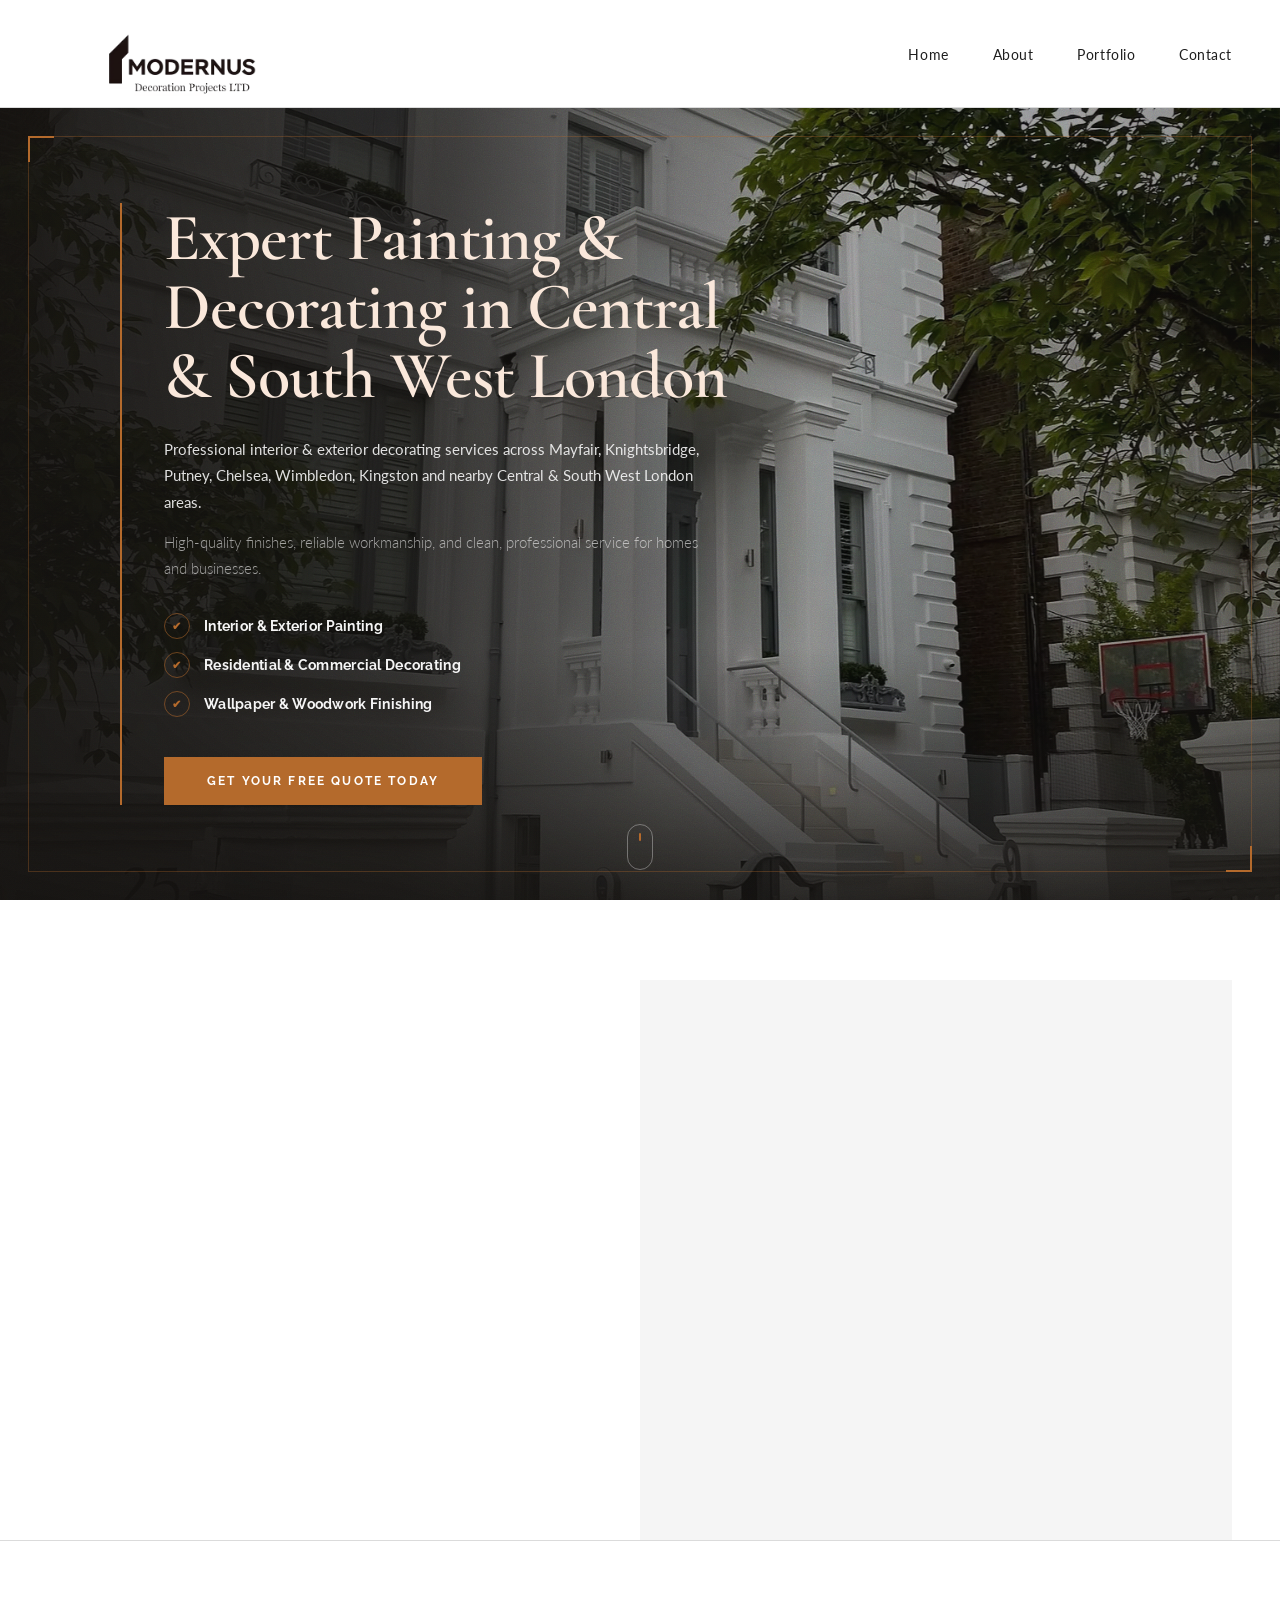
<file: index.html>
﻿<!DOCTYPE html>
<html lang="en-GB">
<head>
  <meta charset="UTF-8" />
  <meta name="viewport" content="width=device-width, initial-scale=1.0" />
  <title>Painters &amp; Decorators in South West London | Modernus</title>
  <meta name="description" content="Modernus Decoration Projects is a trusted painting &amp; decorating company serving Central &amp; South West London — interior &amp; exterior painting, wallpapering, spray and woodwork finishing. Fully insured. Free, no-obligation quotes." />
  <link rel="canonical" href="https://modernusdecorationprojects.co.uk/" />
  <meta name="robots" content="index, follow, max-image-preview:large, max-snippet:-1, max-video-preview:-1" />
  <meta name="author" content="Modernus Decoration Projects LTD" />
  <meta name="geo.region" content="GB-ENG" />
  <meta name="geo.placename" content="London" />
  <meta name="geo.position" content="51.3743;-0.2210" />
  <meta name="ICBM" content="51.3743, -0.2210" />
  <link rel="manifest" href="/site.webmanifest" />

  <!-- Open Graph / Facebook -->
  <meta property="og:type" content="website" />
  <meta property="og:site_name" content="Modernus Decoration Projects LTD" />
  <meta property="og:locale" content="en_GB" />
  <meta property="og:url" content="https://modernusdecorationprojects.co.uk/" />
  <meta property="og:title" content="Painters &amp; Decorators in South West London | Modernus" />
  <meta property="og:description" content="Trusted interior &amp; exterior painting and decorating across Central &amp; South West London. High-quality finishes, fully insured, free quotes." />
  <meta property="og:image" content="https://modernusdecorationprojects.co.uk/hero-og.jpg" />
  <meta property="og:image:alt" content="Modernus painting and decorating project in South West London" />

  <!-- Twitter -->
  <meta name="twitter:card" content="summary_large_image" />
  <meta name="twitter:title" content="Painters &amp; Decorators in South West London | Modernus" />
  <meta name="twitter:description" content="Trusted interior &amp; exterior painting and decorating across Central &amp; South West London. Free, no-obligation quotes." />
  <meta name="twitter:image" content="https://modernusdecorationprojects.co.uk/hero-og.jpg" />

  <script type="application/ld+json">
  {
    "@context": "https://schema.org",
    "@graph": [
      {
        "@type": ["HousePainter", "LocalBusiness"],
        "@id": "https://modernusdecorationprojects.co.uk/#business",
        "name": "Modernus Decoration Projects LTD",
        "image": "https://modernusdecorationprojects.co.uk/hero-og.jpg",
        "logo": "https://modernusdecorationprojects.co.uk/logo-m.avif",
        "url": "https://modernusdecorationprojects.co.uk/",
        "telephone": "+447447947665",
        "email": "info@modernusdecorationprojects.co.uk",
        "priceRange": "££",
        "currenciesAccepted": "GBP",
        "foundingDate": "2009",
        "sameAs": [
          "https://www.instagram.com/modernus_decoration_project/"
        ],
        "slogan": "Redefining excellence with every project",
        "description": "Painting and decorating specialists serving Central and South West London. Interior and exterior painting, wallpaper hanging, spray painting and woodwork finishing for homes and businesses.",
        "address": {
          "@type": "PostalAddress",
          "streetAddress": "31 Ewell Road",
          "addressLocality": "Sutton",
          "addressRegion": "Greater London",
          "postalCode": "SM3 8AU",
          "addressCountry": "GB"
        },
        "geo": {
          "@type": "GeoCoordinates",
          "latitude": 51.3743,
          "longitude": -0.2210
        },
        "areaServed": [
          { "@type": "Place", "name": "Sutton" },
          { "@type": "Place", "name": "Cheam" },
          { "@type": "Place", "name": "Wimbledon" },
          { "@type": "Place", "name": "Kingston upon Thames" },
          { "@type": "Place", "name": "Putney" },
          { "@type": "Place", "name": "Wandsworth" },
          { "@type": "Place", "name": "Fulham" },
          { "@type": "Place", "name": "Chelsea" },
          { "@type": "Place", "name": "Notting Hill" },
          { "@type": "Place", "name": "Kensington" },
          { "@type": "Place", "name": "Richmond" },
          { "@type": "Place", "name": "South West London" }
        ],
        "hasOfferCatalog": {
          "@type": "OfferCatalog",
          "name": "Painting & Decorating Services",
          "itemListElement": [
            { "@type": "Offer", "itemOffered": { "@type": "Service", "name": "Interior Painting" } },
            { "@type": "Offer", "itemOffered": { "@type": "Service", "name": "Exterior Painting" } },
            { "@type": "Offer", "itemOffered": { "@type": "Service", "name": "Spray Painting" } },
            { "@type": "Offer", "itemOffered": { "@type": "Service", "name": "Traditional Painting" } },
            { "@type": "Offer", "itemOffered": { "@type": "Service", "name": "Wallpaper Hanging" } },
            { "@type": "Offer", "itemOffered": { "@type": "Service", "name": "Woodwork & Finishing" } }
          ]
        }
      },
      {
        "@type": "WebSite",
        "@id": "https://modernusdecorationprojects.co.uk/#website",
        "url": "https://modernusdecorationprojects.co.uk/",
        "name": "Modernus Decoration Projects LTD",
        "publisher": { "@id": "https://modernusdecorationprojects.co.uk/#business" },
        "inLanguage": "en-GB"
      }
    ]
  }
  </script>

  <!-- Favicon -->
  <link rel="icon" type="image/png" sizes="32x32" href="/favicon-32x32.png" />
  <link rel="icon" type="image/png" sizes="16x16" href="/favicon-16x16.png" />
  <link rel="apple-touch-icon" href="/apple-touch-icon.png" />
  <meta name="theme-color" content="#1e1e1e" />

  <link rel="preconnect" href="https://fonts.googleapis.com" />
  <link rel="preconnect" href="https://fonts.gstatic.com" crossorigin />
  <link href="https://fonts.googleapis.com/css2?family=Cormorant+Garamond:ital,wght@0,400;0,500;0,600;0,700;1,500&family=Raleway:ital,wght@0,300;0,400;0,600;0,700;0,800;1,300&family=Lato:wght@300;400;700&display=swap" rel="stylesheet" />
  <link rel="stylesheet" href="style.css" />
  
</head>
<body>

  <!-- NAV -->
  <nav id="nav">
    <div class="nav-inner">
      <a href="#" class="nav-logo">
        <img src="logo-m.avif" alt="Modernus" />
      </a>
      <ul class="nav-links">
        <li><a href="#">Home</a></li>
        <li><a href="about/about.html">About</a></li>
        <li><a href="portfolio/portfolio.html">Portfolio</a></li>
        <li><a href="#contact">Contact</a></li>
      </ul>
      <div class="nav-hamburger" id="hamburger">
        <span></span><span></span><span></span>
      </div>
    </div>
  </nav>

  <!-- MOBILE MENU -->
  <div id="mobile-menu" aria-hidden="true">
    <div class="mobile-menu-panel">
      <ul>
        <li><a href="#" class="mobile-nav-link">Home</a></li>
        <li><a href="about/about.html" class="mobile-nav-link">About</a></li>
        <li><a href="#services" class="mobile-nav-link">Services</a></li>
        <li><a href="portfolio/portfolio.html" class="mobile-nav-link">Portfolio</a></li>
        <li><a href="#testimonials" class="mobile-nav-link">Reviews</a></li>
        <li><a href="#contact" class="mobile-nav-link">Contact</a></li>
      </ul>
      <a href="#contact" class="mobile-nav-link mobile-cta">Get a Free Quote</a>
    </div>
  </div>

  <!-- HERO -->
  <section id="hero">
    <div class="hero-media" aria-hidden="true">
      <img class="hero-img" src="hero.webp" alt="Professionally painted property by Modernus in South West London" />
      <div class="hero-scrim"></div>
      <div class="hero-grain"></div>
    </div>
    <span class="hero-frame" aria-hidden="true"></span>

    <div class="hero-inner">
      <div class="hero-content">
        <h1 class="hero-title">Expert Painting &amp; Decorating in Central &amp; South West London</h1>
        <p class="hero-sub">Professional interior &amp; exterior decorating services across Mayfair, Knightsbridge, Putney, Chelsea, Wimbledon, Kingston and nearby Central &amp; South West London areas.</p>
        <p class="hero-body">High-quality finishes, reliable workmanship, and clean, professional service for homes and businesses.</p>
        <ul class="hero-checklist">
          <li><span class="hero-check">&#10004;</span><span>Interior &amp; Exterior Painting</span></li>
          <li><span class="hero-check">&#10004;</span><span>Residential &amp; Commercial Decorating</span></li>
          <li><span class="hero-check">&#10004;</span><span>Wallpaper &amp; Woodwork Finishing</span></li>
        </ul>
        <a href="#contact" class="hero-cta"><span>Get Your Free Quote Today</span></a>
      </div>
    </div>

    <a href="#about" class="hero-scroll" aria-label="Scroll to explore">
      <span class="hero-scroll-line"></span>
    </a>
  </section>

  <!-- ABOUT -->
  <section id="about">
    <div class="about-inner">
    <div class="about-img-wrap">
      <img
        class="about-img"
        src="portfolio/interior-projects/interior-3.jpg"
        alt="Interior decorating project by Modernus in South West London"
      />
    </div>
    <div class="about-content">
      <h2 class="about-title reveal">Trusted Interior &amp; Exterior<br>Decoration Experts</h2>
      <p class="about-body reveal reveal-delay-1">
        Modernus is a team of dedicated interior and exterior painting and decorating specialists with over <strong>15 years of experience</strong>. We are fully insured and committed to delivering exceptional service. Our attention to <strong>detail</strong> and client-focused approach set us apart.
      </p>
      <a href="about/about.html" class="btn-dark reveal reveal-delay-2">Read More</a>
    </div>
    </div>
  </section>

  <div class="section-sep"></div>

  <!-- SERVICES -->
  <section id="services" class="sect-anim">
    <div class="services-header reveal">
      <span class="services-label">What We Do</span>
      <h2 class="services-title">Our Services</h2>
      <p class="services-subtitle">From a single room to a full property, we deliver high-quality results on every job — residential or commercial.</p>
    </div>
    <div class="services-grid">

      <!-- Interior Painting -->
      <div class="service-card reveal reveal-delay-1">
        <div class="service-card-icon">
          <svg viewBox="0 0 64 64">
            <!-- Paint roller -->
            <rect x="12" y="10" width="34" height="18" rx="4"/>
            <rect x="14" y="13" width="30" height="12" rx="2"/>
            <line x1="29" y1="28" x2="29" y2="40"/>
            <path d="M29 40 L38 40 L38 56"/>
            <rect x="34" y="53" width="8" height="5" rx="1"/>
          </svg>
        </div>
        <h3 class="service-card-title">Interior Painting</h3>
        <div class="service-card-divider"></div>
        <p class="service-card-desc">Flawless interior painting for every room. Expert preparation, crisp edges, and a smooth lasting finish matched precisely to your chosen colour.</p>
      </div>

      <!-- Exterior Painting -->
      <div class="service-card reveal reveal-delay-2">
        <div class="service-card-icon">
          <svg viewBox="0 0 64 64">
            <!-- House -->
            <path d="M8 30 L32 12 L56 30"/>
            <path d="M14 26 L14 54 L50 54 L50 26"/>
            <rect x="24" y="38" width="16" height="16"/>
            <!-- Brush stroke on side -->
            <path d="M50 20 Q58 16 60 10 Q54 8 48 14 Q44 18 46 22 Z"/>
            <line x1="50" y1="20" x2="55" y2="26"/>
          </svg>
        </div>
        <h3 class="service-card-title">Exterior Painting</h3>
        <div class="service-card-divider"></div>
        <p class="service-card-desc">Full exterior repaints using premium weather-resistant coatings. We protect and transform your property's façade to stand the test of time.</p>
      </div>

      <!-- Spray Painting -->
      <div class="service-card reveal reveal-delay-3">
        <div class="service-card-icon">
          <svg viewBox="0 0 64 64">
            <!-- Spray gun body -->
            <path d="M10 28 L36 28 L36 44 L10 44 Q8 44 8 42 L8 30 Q8 28 10 28 Z"/>
            <!-- Nozzle -->
            <path d="M36 32 L48 26 L50 28 L38 36 Z"/>
            <!-- Handle -->
            <path d="M18 44 L16 56 L26 56 L28 44"/>
            <!-- Spray dots -->
            <circle cx="52" cy="22" r="2" fill="currentColor" stroke="none"/>
            <circle cx="56" cy="26" r="1.5" fill="currentColor" stroke="none"/>
            <circle cx="56" cy="18" r="1.5" fill="currentColor" stroke="none"/>
            <circle cx="60" cy="22" r="1.5" fill="currentColor" stroke="none"/>
          </svg>
        </div>
        <h3 class="service-card-title">Spray Painting</h3>
        <div class="service-card-divider"></div>
        <p class="service-card-desc">Modern airless spray techniques delivering a factory-smooth, even finish on large surfaces, cabinetry, doors, and furniture — fast and flawless.</p>
      </div>

      <!-- Traditional Painting -->
      <div class="service-card reveal reveal-delay-1">
        <div class="service-card-icon">
          <img src="icon-3.png"
               alt="Traditional painting icon"
               style="width:34px;height:34px;object-fit:contain;filter:invert(47%) sepia(61%) saturate(450%) hue-rotate(357deg) brightness(90%) contrast(90%);" />
        </div>
        <h3 class="service-card-title">Traditional Painting</h3>
        <div class="service-card-divider"></div>
        <p class="service-card-desc">Time-honoured brush and roller methods for exceptional depth, control, and finish quality. Ideal for period properties and intricate surfaces.</p>
      </div>

      <!-- Wallpaper Hanging -->
      <div class="service-card reveal reveal-delay-2">
        <div class="service-card-icon">
          <img src="icon-2.png"
               alt="Wallpaper hanging icon"
               style="width:34px;height:34px;object-fit:contain;filter:invert(47%) sepia(61%) saturate(450%) hue-rotate(357deg) brightness(90%) contrast(90%);" />
        </div>
        <h3 class="service-card-title">Wallpaper Hanging</h3>
        <div class="service-card-divider"></div>
        <p class="service-card-desc">Precision wallpaper installation for any weight, pattern, or surface. Perfectly aligned seams and bubble-free results — every single time.</p>
      </div>

      <!-- Woodwork & Finishing -->
      <div class="service-card reveal reveal-delay-3">
        <div class="service-card-icon">
          <img src="icon.png"
               alt="Woodwork icon"
               style="width:34px;height:34px;object-fit:contain;filter:invert(47%) sepia(61%) saturate(450%) hue-rotate(357deg) brightness(90%) contrast(90%);" />
        </div>
        <h3 class="service-card-title">Woodwork &amp; Finishing</h3>
        <div class="service-card-divider"></div>
        <p class="service-card-desc">Expert painting and finishing of doors, skirting boards, architraves, and bespoke woodwork. Crisp, clean lines that complete the whole look.</p>
      </div>

    </div>
    <div class="reveal" style="text-align:center">
      <a href="#contact" class="btn-dark" style="display:inline-block;">Request a Free Quote</a>
    </div>
  </section>

  <div class="section-sep"></div>

  <!-- WHY CHOOSE -->
  <section id="why" class="sect-anim">
    <div class="why-inner">

      <!-- Left: text + features -->
      <div class="why-left reveal-left">
        <p class="why-eyebrow"><span class="why-arrow">»</span> Why Choose Us</p>
        <h2 class="why-title">Redefining Excellence<br>With Every Project</h2>
        <p class="why-desc">No matter the location, size, or scope — Modernus delivers exceptional painting and decorating across Southwest London. Our commitment to quality workmanship, reliability, and attention to detail sets us apart from the rest.</p>
        <div class="why-features">
          <div class="why-feature">
            <div class="why-feature-icon">
              <svg viewBox="0 0 48 48" fill="none" stroke="currentColor" stroke-width="2" stroke-linecap="round" stroke-linejoin="round">
                <circle cx="24" cy="24" r="20"/>
                <path d="M16 24l6 6 10-12"/>
              </svg>
            </div>
            <div>
              <h4 class="why-feature-title">On Time, Clean &amp; Professional</h4>
              <p class="why-feature-text">We respect your home and your schedule — every job is completed on time, with minimal disruption and a thorough clean-up on completion.</p>
            </div>
          </div>
          <div class="why-feature">
            <div class="why-feature-icon">
              <svg viewBox="0 0 48 48" fill="none" stroke="currentColor" stroke-width="2" stroke-linecap="round" stroke-linejoin="round">
                <path d="M24 4l4 8 9 1.3-6.5 6.3 1.5 9L24 24l-8 4.6 1.5-9L11 13.3l9-1.3z"/>
                <path d="M14 34l-8 8M34 34l8 8"/>
              </svg>
            </div>
            <div>
              <h4 class="why-feature-title">Licensed &amp; Fully Insured</h4>
              <p class="why-feature-text">Our team carries full public liability insurance and all necessary accreditations — giving you complete confidence and peace of mind throughout.</p>
            </div>
          </div>
        </div>
      </div>

      <!-- Right: stat circles -->
      <div class="why-right reveal-right reveal-delay-2">
        <div class="why-stat">
          <div class="why-circle-wrap">
            <svg class="why-circle-svg" viewBox="0 0 90 90">
              <circle class="why-circle-bg" cx="45" cy="45" r="38"/>
              <circle class="why-arc" cx="45" cy="45" r="38" data-pct="100"/>
            </svg>
            <span class="why-pct-num" data-target="100">100%</span>
          </div>
          <div class="why-stat-text">
            <h4 class="why-stat-title">Client Satisfaction</h4>
            <p class="why-stat-desc">Our clients love the results — every single time.</p>
          </div>
        </div>
        <div class="why-stat-divider"></div>
        <div class="why-stat">
          <div class="why-circle-wrap">
            <svg class="why-circle-svg" viewBox="0 0 90 90">
              <circle class="why-circle-bg" cx="45" cy="45" r="38"/>
              <circle class="why-arc" cx="45" cy="45" r="38" data-pct="98"/>
            </svg>
            <span class="why-pct-num" data-target="98">98%</span>
          </div>
          <div class="why-stat-text">
            <h4 class="why-stat-title">On-Time Completion</h4>
            <p class="why-stat-desc">Punctual delivery with minimal disruption to your home.</p>
          </div>
        </div>
        <div class="why-stat-divider"></div>
        <div class="why-stat">
          <div class="why-circle-wrap">
            <svg class="why-circle-svg" viewBox="0 0 90 90">
              <circle class="why-circle-bg" cx="45" cy="45" r="38"/>
              <circle class="why-arc" cx="45" cy="45" r="38" data-pct="99"/>
            </svg>
            <span class="why-pct-num" data-target="99">99%</span>
          </div>
          <div class="why-stat-text">
            <h4 class="why-stat-title">Would Recommend</h4>
            <p class="why-stat-desc">Long-term relationships built on trust and quality.</p>
          </div>
        </div>
      </div>

    </div>
  </section>

  <div class="section-sep"></div>

  <!-- PORTFOLIO -->
  <section id="portfolio" class="sect-anim">
    <h2 class="portfolio-title reveal">Our Portfolio</h2>
    <div class="portfolio-grid">
      <div class="portfolio-card reveal reveal-delay-1">
        <img src="portfolio/interior-projects/interior-6.jpg" alt="Interior painting project by Modernus in South West London" />
        <div class="portfolio-overlay">
          <span class="portfolio-label">Interior Painting</span>
        </div>
      </div>
      <div class="portfolio-card reveal reveal-delay-2">
        <img src="hero.webp" alt="Exterior painting project by Modernus in South West London" />
        <div class="portfolio-overlay">
          <span class="portfolio-label">Exterior Painting</span>
        </div>
      </div>
      <div class="portfolio-card reveal reveal-delay-3">
        <img src="portfolio/wallpaper-projects/wallpapers-4.jpg" alt="Wallpaper hanging and decorative finishes by Modernus" />
        <div class="portfolio-overlay">
          <span class="portfolio-label">Wallpaper Finishes</span>
        </div>
      </div>
    </div>
    <div class="reveal reveal-delay-2">
      <a href="portfolio/portfolio.html" class="btn-dark" style="display: inline-block; margin: 0 auto;">View All Projects</a>
    </div>
  </section>

  <div class="section-sep"></div>

  <!-- TESTIMONIALS -->
  <section id="testimonials" class="sect-anim">
    <h2 class="testimonials-title reveal">What Our Clients Say</h2>
    <div class="testimonials-grid">
      <div class="testimonial-card reveal reveal-delay-1">
        <div class="t-stars">★★★★★</div>
        <p class="t-text">"Modernus transformed our Victorian terrace — the attention to detail on the cornicing and skirting boards was exceptional. Punctual, tidy, and a pleasure to have in our home."</p>
        <div class="t-divider"></div>
        <p class="t-name">Jonathan M.</p>
        <p class="t-loc">Chelsea, London</p>
      </div>
      <div class="testimonial-card reveal reveal-delay-2">
        <div class="t-stars">★★★★★</div>
        <p class="t-text">"Incredible work on our feature wall. The bespoke finish they recommended completely elevated the whole room. Professional from start to finish — would not hesitate to recommend."</p>
        <div class="t-divider"></div>
        <p class="t-name">Claire R.</p>
        <p class="t-loc">Fulham, London</p>
      </div>
      <div class="testimonial-card reveal reveal-delay-3">
        <div class="t-stars">★★★★★</div>
        <p class="t-text">"The exterior of our house looks brand new. Modernus completed the full repaint in just three days and the quality is outstanding — neighbours keep asking who did the work!"</p>
        <div class="t-divider"></div>
        <p class="t-name">Mark T.</p>
        <p class="t-loc">Putney, London</p>
      </div>
    </div>
  </section>

  <div class="section-sep"></div>

  <!-- CONTACT -->
  <section id="contact" class="sect-anim">
    <div class="contact-inner">
      <div>
        <h2 class="contact-title reveal">Get In Touch</h2>
        <p class="contact-sub reveal reveal-delay-1">Ready to transform your space? Contact us for a free, no-obligation consultation and we'll provide a detailed competitive quote.</p>
        <div class="contact-details reveal reveal-delay-2">
          <div class="contact-detail">
            <div class="contact-detail-icon">
              <svg width="18" height="18" viewBox="0 0 24 24" fill="none" stroke="currentColor" stroke-width="1.5"><path d="M3 8l7.89 5.26a2 2 0 002.22 0L21 8M5 19h14a2 2 0 002-2V7a2 2 0 00-2-2H5a2 2 0 00-2 2v10a2 2 0 002 2z"/></svg>
            </div>
            <div>
              <p class="contact-detail-label">Email</p>
              <p class="contact-detail-value"><a href="mailto:info@modernusdecorationprojects.co.uk">info@modernusdecorationprojects.co.uk</a></p>
            </div>
          </div>
          <div class="contact-detail">
            <div class="contact-detail-icon">
              <svg width="18" height="18" viewBox="0 0 24 24" fill="none" stroke="currentColor" stroke-width="1.5"><path d="M3 5a2 2 0 012-2h3.28a1 1 0 01.948.684l1.498 4.493a1 1 0 01-.502 1.21l-2.257 1.13a11.042 11.042 0 005.516 5.516l1.13-2.257a1 1 0 011.21-.502l4.493 1.498a1 1 0 01.684.949V19a2 2 0 01-2 2h-1C9.716 21 3 14.284 3 6V5z"/></svg>
            </div>
            <div>
              <p class="contact-detail-label">Phone</p>
              <p class="contact-detail-value"><a href="tel:+447447947665">+44 7447 947665</a></p>
            </div>
          </div>
          <div class="contact-detail">
            <div class="contact-detail-icon">
              <svg width="18" height="18" viewBox="0 0 24 24" fill="none" stroke="currentColor" stroke-width="1.5"><path d="M17.657 16.657L13.414 20.9a1.998 1.998 0 01-2.827 0l-4.244-4.243a8 8 0 1111.314 0z"/><path d="M15 11a3 3 0 11-6 0 3 3 0 016 0z"/></svg>
            </div>
            <div>
              <p class="contact-detail-label">Address</p>
              <p class="contact-detail-value">31 Ewell Road, SM3 8AU</p>
            </div>
          </div>
        </div>
        <div class="contact-areas reveal reveal-delay-3">
          <p class="contact-areas-label">Service Areas</p>
          <p class="contact-areas-text">Putney &bull; Chelsea &bull; Fulham &bull; Notting Hill &bull; Wandsworth &bull; Wimbledon &bull; Kingston &bull; Southwest London</p>
        </div>
      </div>
      <div class="reveal reveal-delay-2">
        <form id="contact-form" novalidate>
          <div class="form-row">
            <div class="form-group" style="margin-bottom:0">
              <input class="form-input" type="text" id="f-name" placeholder="First Name" required />
            </div>
            <div class="form-group" style="margin-bottom:0">
              <input class="form-input" type="text" id="f-last" placeholder="Last Name" required />
            </div>
          </div>
          <div class="form-row">
            <div class="form-group" style="margin-bottom:0">
              <input class="form-input" type="email" id="f-email" placeholder="Email" required />
            </div>
            <div class="form-group" style="margin-bottom:0">
              <input class="form-input" type="tel" id="f-phone" placeholder="Phone" />
            </div>
          </div>
          <div class="form-row">
            <div class="form-group" style="margin-bottom:0">
              <input class="form-input" type="text" id="f-address" placeholder="Address" />
            </div>
            <div class="form-group" style="margin-bottom:0">
              <input class="form-input" type="text" id="f-subject" placeholder="Subject" />
            </div>
          </div>
          <div class="form-group">
            <textarea class="form-textarea" id="f-msg" placeholder="Type your message here..."></textarea>
          </div>
          <button type="submit" class="form-submit">Send Message</button>
          <p class="form-note">We respond within 24 hours. All quotes are free &amp; no-obligation.</p>
        </form>
      </div>
    </div>
  </section>

  <!-- FOOTER -->
  <footer id="footer" class="sect-anim">
    <div class="footer-inner">
      <div class="footer-top">
        <div>
          <img src="logo-m.avif" alt="Modernus" class="footer-logo-img" />
          <p class="footer-desc">Southwest London's trusted painting and decorating specialists. Exceptional craftsmanship and attention to detail on every project since 2009.</p>
          <div class="footer-social">
            <a href="https://www.instagram.com/modernus_decoration_project/?hl=en" target="_blank" rel="noopener noreferrer" aria-label="Instagram">
              <svg viewBox="0 0 24 24" fill="none" stroke="currentColor" stroke-width="1.5"><rect x="2" y="2" width="20" height="20" rx="5"/><circle cx="12" cy="12" r="4"/><circle cx="17.5" cy="6.5" r="1.5" fill="currentColor" stroke="none"/></svg>
            </a>
          </div>
        </div>
        <div>
          <p class="footer-col-title">Services</p>
          <ul class="footer-links">
            <li><a href="#services">Interior Painting</a></li>
            <li><a href="#services">Exterior Painting</a></li>
            <li><a href="#services">Wallpaper Hanging</a></li>
            <li><a href="#services">Decorative Finishes</a></li>
          </ul>
        </div>
        <div>
          <p class="footer-col-title">Company</p>
          <ul class="footer-links">
            <li><a href="#about">About Us</a></li>
            <li><a href="portfolio/portfolio.html">Portfolio</a></li>
            <li><a href="#testimonials">Reviews</a></li>
            <li><a href="#contact">Contact</a></li>
          </ul>
        </div>
        <div>
          <p class="footer-col-title">Contact</p>
          <ul class="footer-links">
            <li><a href="mailto:info@modernusdecorationprojects.co.uk">info@modernusdecorationprojects.co.uk</a></li>
            <li><a href="tel:+447447947665">+44 7447 947665</a></li>
            <li>31 Ewell Road, SM3 8AU</li>
          </ul>
        </div>
      </div>
      <div class="footer-bottom">
        <p class="footer-copy">&copy; 2026 Modernus Decoration Projects LTD. Website by <a href="https://www.martkamdigital.com/" target="_blank" rel="noopener">MartKam Digital</a>. <a href="privacy.html" style="color:rgba(255,255,255,0.45); margin-left:12px;">Privacy Policy</a></p>
        <p class="footer-copy" style="color:rgba(255,255,255,0.18)">Serving Southwest London</p>
      </div>
    </div>
  </footer>

  <script src="script.js"></script>
</body>
</html>
</file>
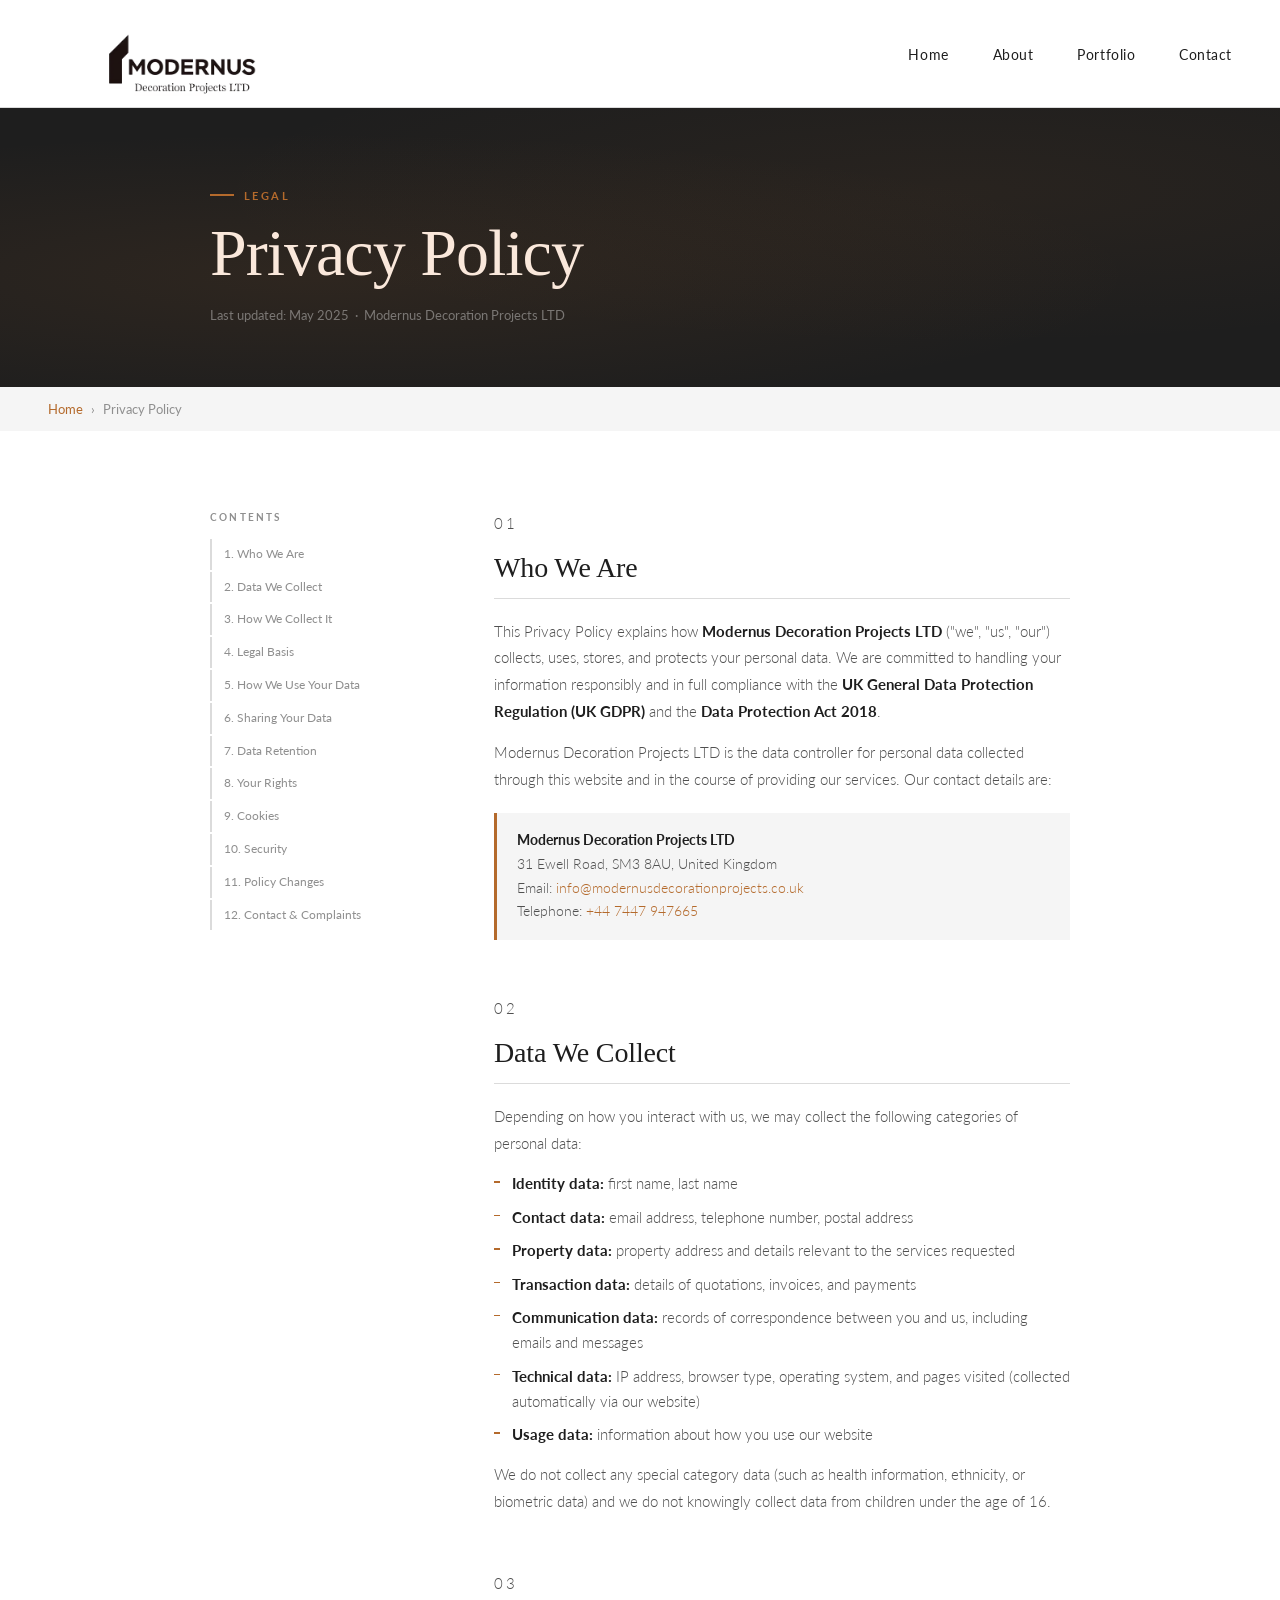
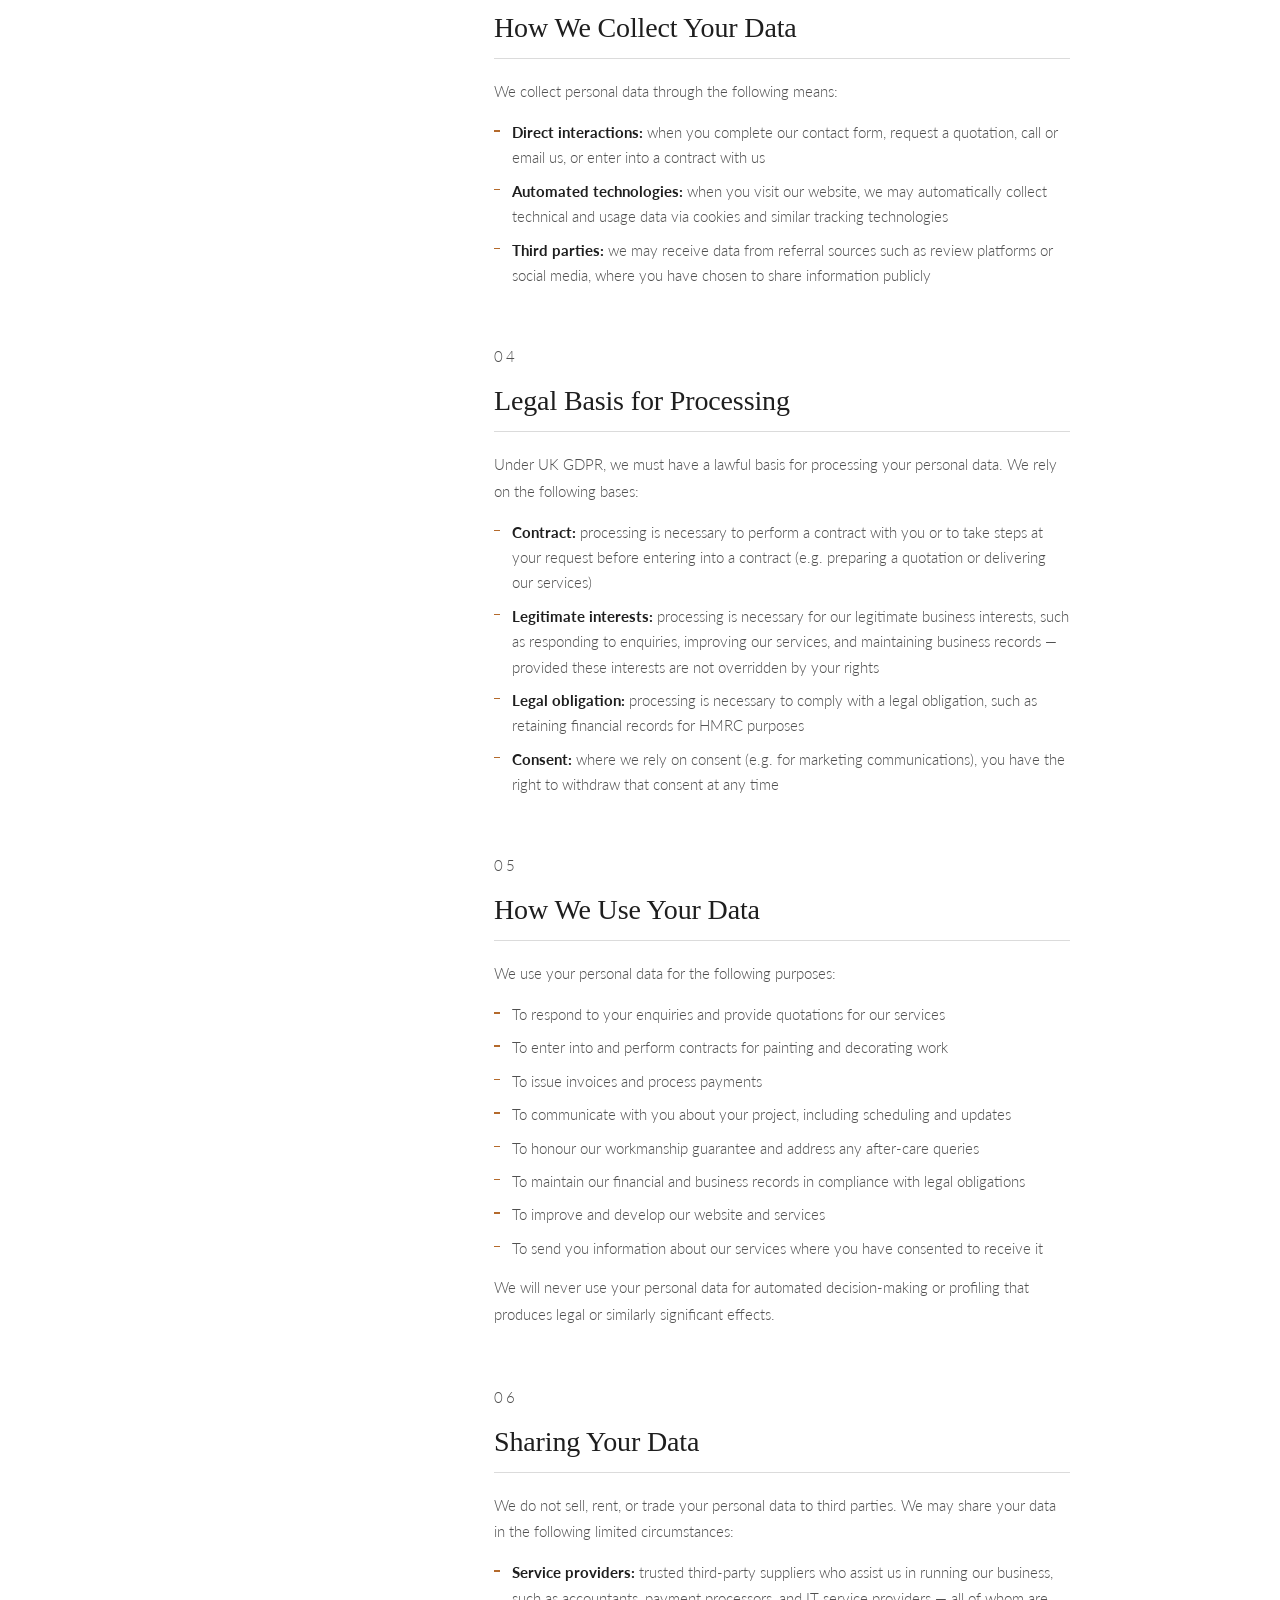
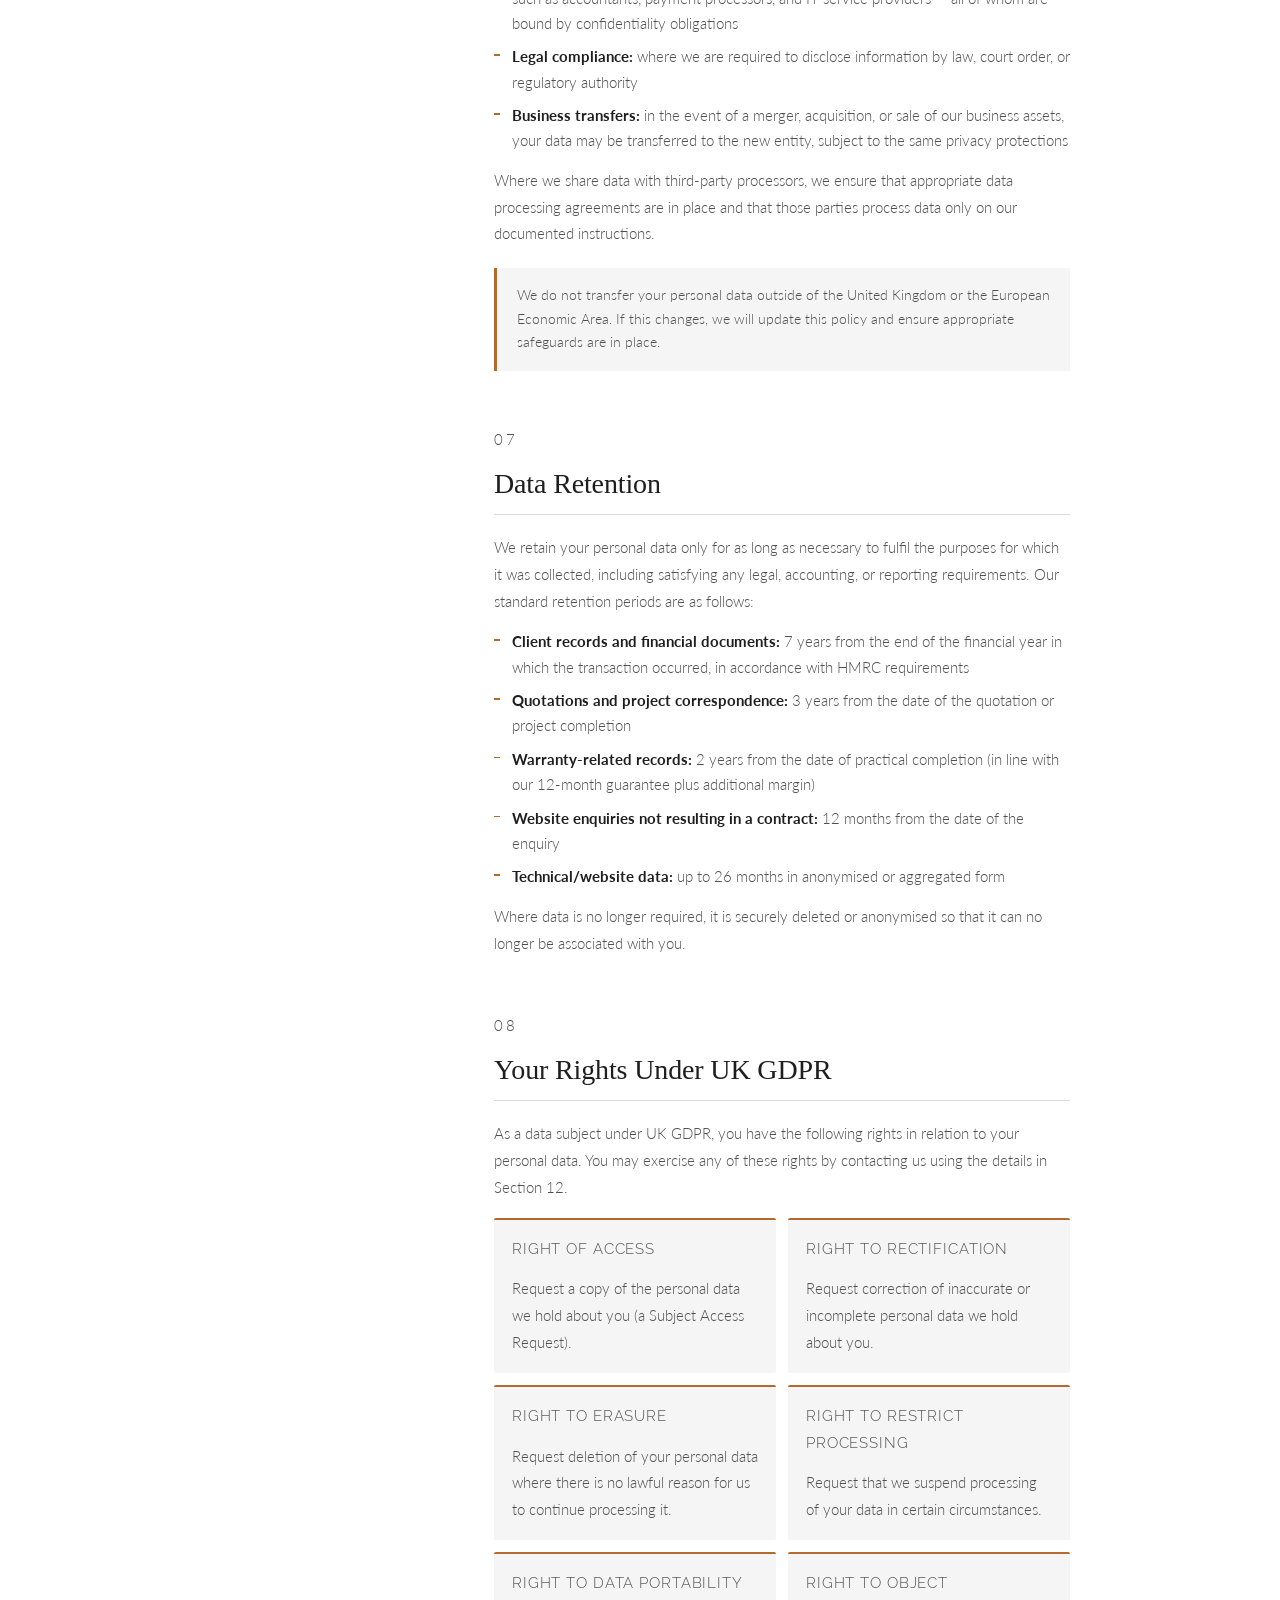
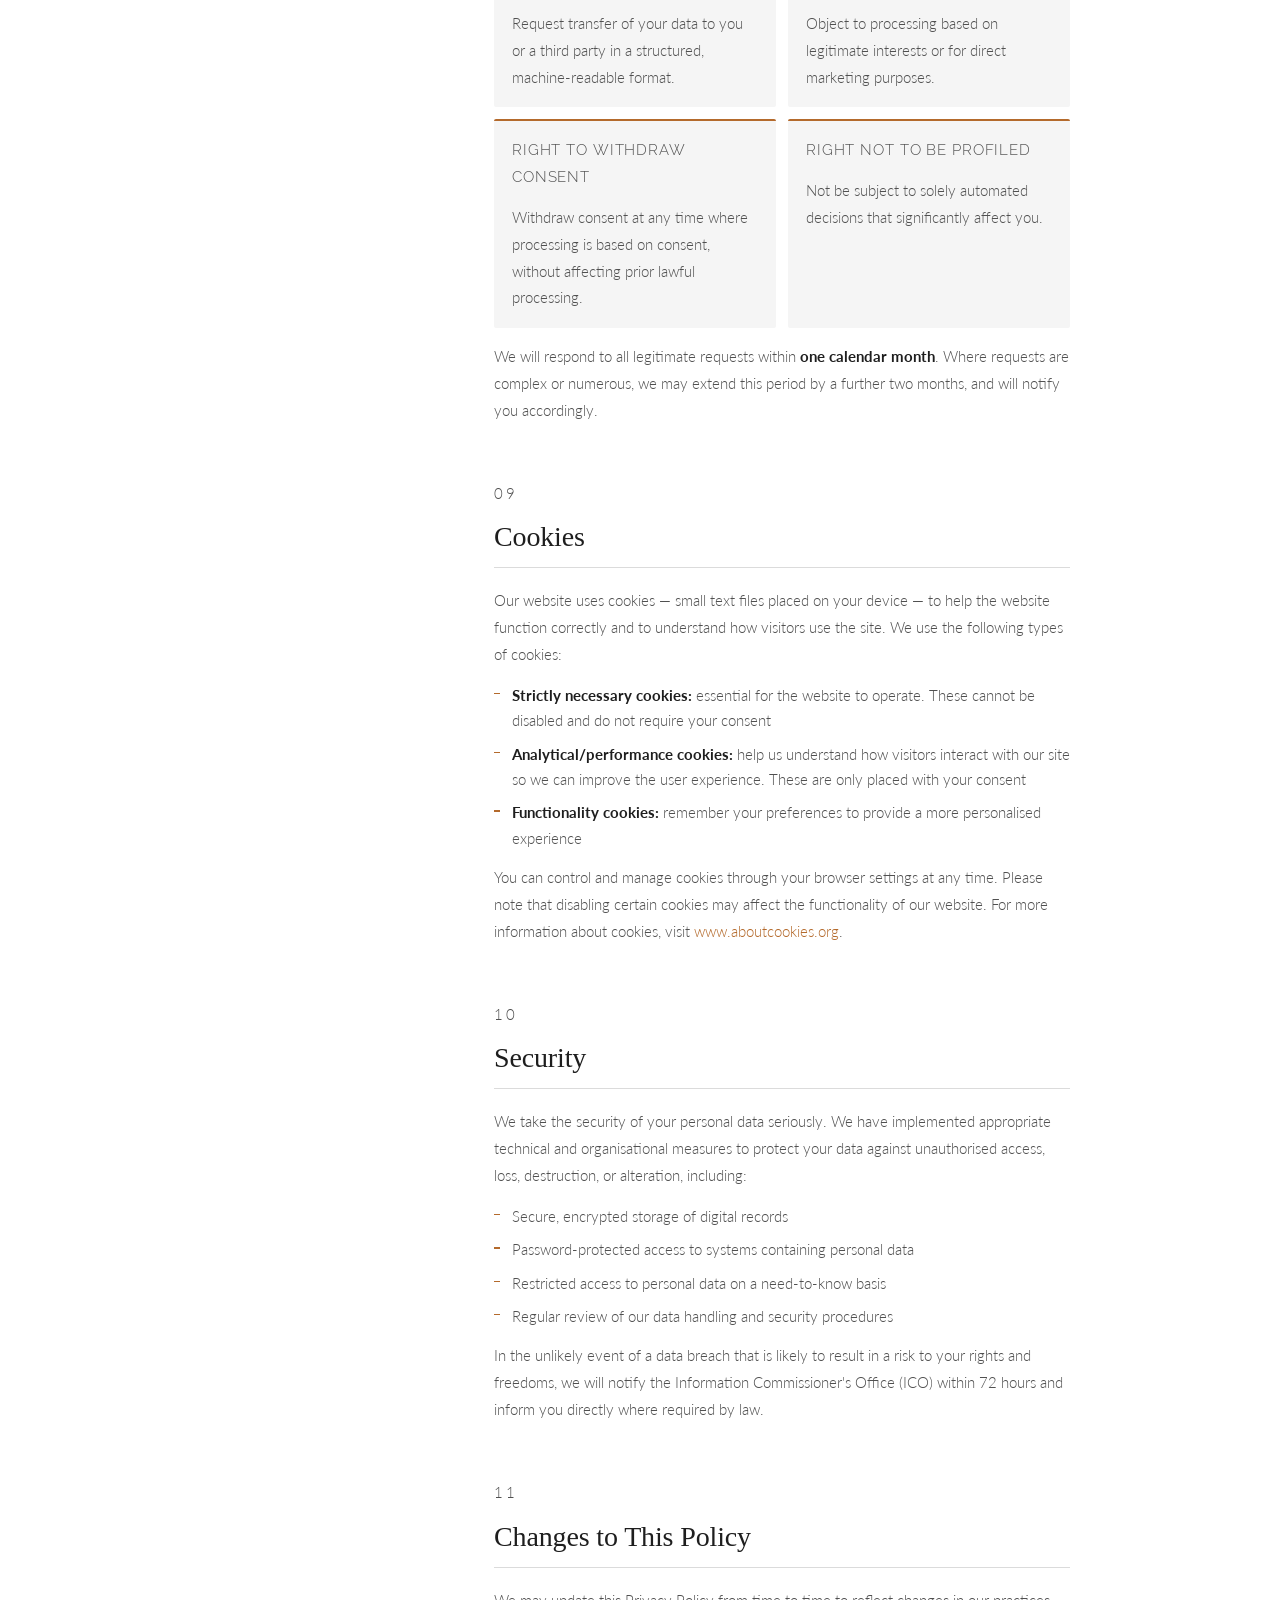
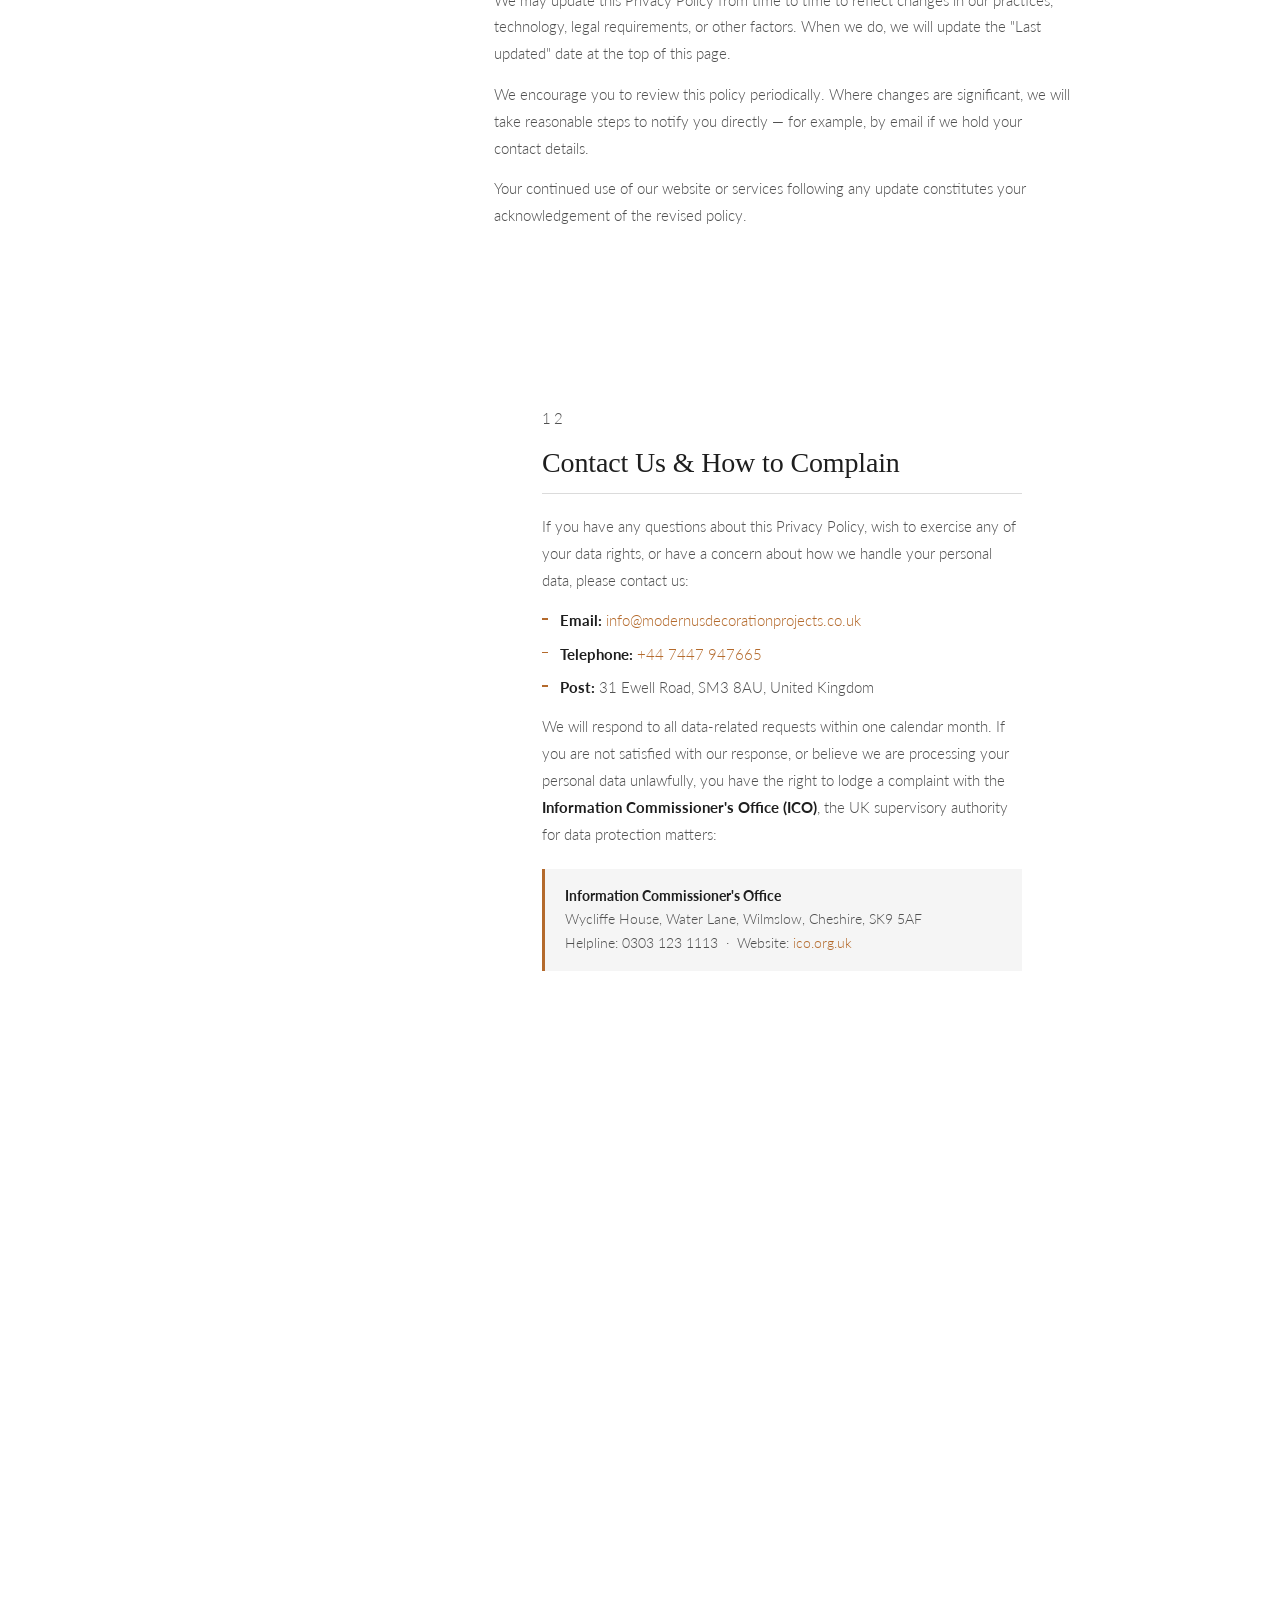
<file: privacy.html>
<!DOCTYPE html>
<html lang="en-GB">
<head>
  <meta charset="UTF-8" />
  <meta name="viewport" content="width=device-width, initial-scale=1.0" />
  <title>Privacy Policy | Modernus Decoration Projects LTD</title>
  <meta name="description" content="Privacy Policy for Modernus Decoration Projects LTD — how we collect, use and protect your personal data when you use our website and services." />
  <link rel="canonical" href="https://modernusdecorationprojects.co.uk/privacy.html" />
  <meta name="robots" content="index, follow" />
  <meta name="author" content="Modernus Decoration Projects LTD" />
  <link rel="icon" type="image/png" sizes="32x32" href="/favicon-32x32.png" />
  <link rel="icon" type="image/png" sizes="16x16" href="/favicon-16x16.png" />
  <link rel="apple-touch-icon" href="/apple-touch-icon.png" />
  <meta name="theme-color" content="#1e1e1e" />
  <link rel="manifest" href="/site.webmanifest" />
  <meta property="og:type" content="website" />
  <meta property="og:site_name" content="Modernus Decoration Projects LTD" />
  <meta property="og:locale" content="en_GB" />
  <meta property="og:url" content="https://modernusdecorationprojects.co.uk/privacy.html" />
  <meta property="og:title" content="Privacy Policy | Modernus Decoration Projects LTD" />
  <meta property="og:description" content="How Modernus Decoration Projects collects, uses and protects your personal data." />
  <meta property="og:image" content="https://modernusdecorationprojects.co.uk/hero-og.jpg" />
  <meta name="twitter:card" content="summary_large_image" />
  <meta name="twitter:title" content="Privacy Policy | Modernus Decoration Projects LTD" />
  <meta name="twitter:description" content="How Modernus Decoration Projects collects, uses and protects your personal data." />
  <meta name="twitter:image" content="https://modernusdecorationprojects.co.uk/hero-og.jpg" />

  <script type="application/ld+json">
  {
    "@context": "https://schema.org",
    "@type": "BreadcrumbList",
    "itemListElement": [
      { "@type": "ListItem", "position": 1, "name": "Home", "item": "https://modernusdecorationprojects.co.uk/" },
      { "@type": "ListItem", "position": 2, "name": "Privacy Policy", "item": "https://modernusdecorationprojects.co.uk/privacy.html" }
    ]
  }
  </script>
  <link rel="preconnect" href="https://fonts.googleapis.com" />
  <link rel="preconnect" href="https://fonts.gstatic.com" crossorigin />
  <link href="https://fonts.googleapis.com/css2?family=Raleway:ital,wght@0,300;0,400;0,600;0,700;0,800;1,300&family=Lato:wght@300;400;700&display=swap" rel="stylesheet" />
  <link rel="stylesheet" href="style.css" />
  <style>
    .terms-hero {
      margin-top: var(--nav-h);
      background: var(--c-dark);
      padding: 72px 48px 64px;
      position: relative;
      overflow: hidden;
    }
    .terms-hero::before {
      content: '';
      position: absolute;
      inset: 0;
      background: radial-gradient(ellipse at 25% 60%, rgba(180,106,44,0.11) 0%, transparent 60%),
                  radial-gradient(ellipse at 75% 30%, rgba(180,106,44,0.07) 0%, transparent 55%);
      pointer-events: none;
    }
    .terms-hero-inner { max-width: 860px; margin: 0 auto; position: relative; }
    .terms-hero-label {
      display: inline-flex; align-items: center; gap: 10px;
      font-size: 11px; font-weight: 700; letter-spacing: 0.22em;
      text-transform: uppercase; color: var(--c-bronze); margin-bottom: 16px;
    }
    .terms-hero-label::before {
      content: ''; display: inline-block; width: 24px; height: 2px; background: var(--c-bronze);
    }
    .terms-hero-title {
      font-family: var(--ff-display); font-size: clamp(40px, 5.4vw, 66px);
      font-weight: 400; letter-spacing: -0.015em; color: var(--c-cream); line-height: 1.05; margin-bottom: 20px;
    }
    .terms-hero-meta { font-size: 13px; color: rgba(255,255,255,0.38); font-family: var(--ff-body); }

    .terms-breadcrumb {
      background: var(--c-light); padding: 14px 48px;
      font-size: 13px; color: var(--c-muted);
    }
    .terms-breadcrumb a { color: var(--c-bronze); }
    .terms-breadcrumb a:hover { text-decoration: underline; }
    .terms-breadcrumb span { margin: 0 8px; }

    .terms-body { background: var(--c-white); padding: 80px 48px; }
    .terms-body-inner {
      max-width: 860px; margin: 0 auto;
      display: grid; grid-template-columns: 220px 1fr;
      gap: 64px; align-items: start;
    }

    .terms-nav { position: sticky; top: calc(var(--nav-h) + 24px); }
    .terms-nav-title {
      font-size: 10px; font-weight: 700; letter-spacing: 0.22em;
      text-transform: uppercase; color: var(--c-muted); margin-bottom: 16px;
    }
    .terms-nav-list { display: flex; flex-direction: column; gap: 2px; }
    .terms-nav-list a {
      display: block; font-size: 12px; font-weight: 400; color: var(--c-muted);
      padding: 7px 12px; border-left: 2px solid var(--c-border);
      transition: color 0.2s, border-color 0.2s, padding-left 0.2s; line-height: 1.4;
    }
    .terms-nav-list a:hover { color: var(--c-bronze); border-color: var(--c-bronze); padding-left: 16px; }

    .terms-content section { margin-bottom: 56px; scroll-margin-top: calc(var(--nav-h) + 32px); }
    .terms-content section:last-child { margin-bottom: 0; }
    .terms-section-num {
      font-size: 10px; font-weight: 700; letter-spacing: 0.2em;
      text-transform: uppercase; color: var(--c-bronze); margin-bottom: 10px;
    }
    .terms-section-title {
      font-family: var(--ff-display); font-size: 28px; font-weight: 400;
      letter-spacing: -0.005em; color: var(--c-dark); margin-bottom: 20px;
      padding-bottom: 14px; border-bottom: 1px solid var(--c-border);
    }
    .terms-content p {
      font-size: 14.5px; line-height: 1.85; color: rgb(80,80,80);
      font-weight: 300; margin-bottom: 14px;
    }
    .terms-content p:last-child { margin-bottom: 0; }
    .terms-content ul {
      margin: 12px 0 14px; padding-left: 0; list-style: none;
      display: flex; flex-direction: column; gap: 8px;
    }
    .terms-content ul li {
      font-size: 14.5px; line-height: 1.75; color: rgb(80,80,80);
      font-weight: 300; padding-left: 18px; position: relative;
    }
    .terms-content ul li::before {
      content: ''; position: absolute; left: 0; top: 10px;
      width: 6px; height: 1.5px; background: var(--c-bronze);
    }
    .terms-content strong { color: var(--c-dark); font-weight: 700; }
    .terms-highlight {
      background: var(--c-light); border-left: 3px solid var(--c-bronze);
      padding: 16px 20px; margin: 20px 0; font-size: 13.5px;
      line-height: 1.75; color: rgb(80,80,80); font-weight: 300;
    }
    .rights-grid {
      display: grid; grid-template-columns: 1fr 1fr; gap: 12px; margin: 16px 0;
    }
    .right-card {
      background: var(--c-light); padding: 16px 18px; border-radius: 2px;
      border-top: 2px solid var(--c-bronze);
    }
    .right-card-title {
      font-family: var(--ff-head); font-size: 12px; font-weight: 800;
      color: var(--c-dark); letter-spacing: 0.06em; text-transform: uppercase;
      margin-bottom: 6px;
    }
    .right-card-desc { font-size: 12.5px; color: rgb(100,100,100); line-height: 1.6; font-weight: 300; }

    @media (max-width: 900px) {
      .terms-hero { padding: 56px 20px 48px; }
      .terms-breadcrumb { padding: 12px 20px; }
      .terms-body { padding: 56px 20px; }
      .terms-body-inner { grid-template-columns: 1fr; gap: 0; }
      .terms-nav { display: none; }
      .rights-grid { grid-template-columns: 1fr; }
    }
    @media (max-width: 600px) {
      .terms-hero { padding: 44px 16px 40px; }
      .terms-body { padding: 44px 16px; }
      .terms-section-title { font-size: 18px; }
    }
  </style>
</head>
<body>

  <!-- NAV -->
  <nav id="nav">
    <div class="nav-inner">
      <a href="/" class="nav-logo">
        <img src="logo-m.avif" alt="Modernus" />
      </a>
      <ul class="nav-links">
        <li><a href="/">Home</a></li>
        <li><a href="about/about.html">About</a></li>
        <li><a href="portfolio/portfolio.html">Portfolio</a></li>
        <li><a href="/#contact">Contact</a></li>
      </ul>
      <div class="nav-hamburger" id="hamburger">
        <span></span><span></span><span></span>
      </div>
    </div>
  </nav>

  <!-- MOBILE MENU -->
  <div id="mobile-menu" aria-hidden="true">
    <div class="mobile-menu-panel">
      <ul>
        <li><a href="/" class="mobile-nav-link">Home</a></li>
        <li><a href="about/about.html" class="mobile-nav-link">About</a></li>
        <li><a href="portfolio/portfolio.html" class="mobile-nav-link">Portfolio</a></li>
        <li><a href="/#contact" class="mobile-nav-link">Contact</a></li>
      </ul>
      <a href="/#contact" class="mobile-nav-link mobile-cta">Get a Free Quote</a>
    </div>
  </div>

  <!-- HERO -->
  <section class="terms-hero">
    <div class="terms-hero-inner">
      <p class="terms-hero-label reveal">Legal</p>
      <h1 class="terms-hero-title reveal reveal-delay-1">Privacy Policy</h1>
      <p class="terms-hero-meta reveal reveal-delay-2">Last updated: May 2025 &nbsp;·&nbsp; Modernus Decoration Projects LTD</p>
    </div>
  </section>

  <!-- BREADCRUMB -->
  <div class="terms-breadcrumb">
    <a href="/">Home</a><span>›</span>Privacy Policy
  </div>

  <!-- CONTENT -->
  <div class="terms-body">
    <div class="terms-body-inner">

      <!-- Sidebar nav -->
      <nav class="terms-nav" aria-label="Page sections">
        <p class="terms-nav-title">Contents</p>
        <ul class="terms-nav-list">
          <li><a href="#who-we-are">1. Who We Are</a></li>
          <li><a href="#data-we-collect">2. Data We Collect</a></li>
          <li><a href="#how-we-collect">3. How We Collect It</a></li>
          <li><a href="#legal-basis">4. Legal Basis</a></li>
          <li><a href="#how-we-use">5. How We Use Your Data</a></li>
          <li><a href="#sharing">6. Sharing Your Data</a></li>
          <li><a href="#retention">7. Data Retention</a></li>
          <li><a href="#your-rights">8. Your Rights</a></li>
          <li><a href="#cookies">9. Cookies</a></li>
          <li><a href="#security">10. Security</a></li>
          <li><a href="#changes">11. Policy Changes</a></li>
          <li><a href="#contact">12. Contact & Complaints</a></li>
        </ul>
      </nav>

      <!-- Main content -->
      <div class="terms-content">

        <section id="who-we-are">
          <p class="terms-section-num">01</p>
          <h2 class="terms-section-title">Who We Are</h2>
          <p>This Privacy Policy explains how <strong>Modernus Decoration Projects LTD</strong> ("we", "us", "our") collects, uses, stores, and protects your personal data. We are committed to handling your information responsibly and in full compliance with the <strong>UK General Data Protection Regulation (UK GDPR)</strong> and the <strong>Data Protection Act 2018</strong>.</p>
          <p>Modernus Decoration Projects LTD is the data controller for personal data collected through this website and in the course of providing our services. Our contact details are:</p>
          <div class="terms-highlight">
            <strong>Modernus Decoration Projects LTD</strong><br />
            31 Ewell Road, SM3 8AU, United Kingdom<br />
            Email: <a href="mailto:info@modernusdecorationprojects.co.uk" style="color:var(--c-bronze)">info@modernusdecorationprojects.co.uk</a><br />
            Telephone: <a href="tel:+447447947665" style="color:var(--c-bronze)">+44 7447 947665</a>
          </div>
        </section>

        <section id="data-we-collect">
          <p class="terms-section-num">02</p>
          <h2 class="terms-section-title">Data We Collect</h2>
          <p>Depending on how you interact with us, we may collect the following categories of personal data:</p>
          <ul>
            <li><strong>Identity data:</strong> first name, last name</li>
            <li><strong>Contact data:</strong> email address, telephone number, postal address</li>
            <li><strong>Property data:</strong> property address and details relevant to the services requested</li>
            <li><strong>Transaction data:</strong> details of quotations, invoices, and payments</li>
            <li><strong>Communication data:</strong> records of correspondence between you and us, including emails and messages</li>
            <li><strong>Technical data:</strong> IP address, browser type, operating system, and pages visited (collected automatically via our website)</li>
            <li><strong>Usage data:</strong> information about how you use our website</li>
          </ul>
          <p>We do not collect any special category data (such as health information, ethnicity, or biometric data) and we do not knowingly collect data from children under the age of 16.</p>
        </section>

        <section id="how-we-collect">
          <p class="terms-section-num">03</p>
          <h2 class="terms-section-title">How We Collect Your Data</h2>
          <p>We collect personal data through the following means:</p>
          <ul>
            <li><strong>Direct interactions:</strong> when you complete our contact form, request a quotation, call or email us, or enter into a contract with us</li>
            <li><strong>Automated technologies:</strong> when you visit our website, we may automatically collect technical and usage data via cookies and similar tracking technologies</li>
            <li><strong>Third parties:</strong> we may receive data from referral sources such as review platforms or social media, where you have chosen to share information publicly</li>
          </ul>
        </section>

        <section id="legal-basis">
          <p class="terms-section-num">04</p>
          <h2 class="terms-section-title">Legal Basis for Processing</h2>
          <p>Under UK GDPR, we must have a lawful basis for processing your personal data. We rely on the following bases:</p>
          <ul>
            <li><strong>Contract:</strong> processing is necessary to perform a contract with you or to take steps at your request before entering into a contract (e.g. preparing a quotation or delivering our services)</li>
            <li><strong>Legitimate interests:</strong> processing is necessary for our legitimate business interests, such as responding to enquiries, improving our services, and maintaining business records — provided these interests are not overridden by your rights</li>
            <li><strong>Legal obligation:</strong> processing is necessary to comply with a legal obligation, such as retaining financial records for HMRC purposes</li>
            <li><strong>Consent:</strong> where we rely on consent (e.g. for marketing communications), you have the right to withdraw that consent at any time</li>
          </ul>
        </section>

        <section id="how-we-use">
          <p class="terms-section-num">05</p>
          <h2 class="terms-section-title">How We Use Your Data</h2>
          <p>We use your personal data for the following purposes:</p>
          <ul>
            <li>To respond to your enquiries and provide quotations for our services</li>
            <li>To enter into and perform contracts for painting and decorating work</li>
            <li>To issue invoices and process payments</li>
            <li>To communicate with you about your project, including scheduling and updates</li>
            <li>To honour our workmanship guarantee and address any after-care queries</li>
            <li>To maintain our financial and business records in compliance with legal obligations</li>
            <li>To improve and develop our website and services</li>
            <li>To send you information about our services where you have consented to receive it</li>
          </ul>
          <p>We will never use your personal data for automated decision-making or profiling that produces legal or similarly significant effects.</p>
        </section>

        <section id="sharing">
          <p class="terms-section-num">06</p>
          <h2 class="terms-section-title">Sharing Your Data</h2>
          <p>We do not sell, rent, or trade your personal data to third parties. We may share your data in the following limited circumstances:</p>
          <ul>
            <li><strong>Service providers:</strong> trusted third-party suppliers who assist us in running our business, such as accountants, payment processors, and IT service providers — all of whom are bound by confidentiality obligations</li>
            <li><strong>Legal compliance:</strong> where we are required to disclose information by law, court order, or regulatory authority</li>
            <li><strong>Business transfers:</strong> in the event of a merger, acquisition, or sale of our business assets, your data may be transferred to the new entity, subject to the same privacy protections</li>
          </ul>
          <p>Where we share data with third-party processors, we ensure that appropriate data processing agreements are in place and that those parties process data only on our documented instructions.</p>
          <div class="terms-highlight">
            We do not transfer your personal data outside of the United Kingdom or the European Economic Area. If this changes, we will update this policy and ensure appropriate safeguards are in place.
          </div>
        </section>

        <section id="retention">
          <p class="terms-section-num">07</p>
          <h2 class="terms-section-title">Data Retention</h2>
          <p>We retain your personal data only for as long as necessary to fulfil the purposes for which it was collected, including satisfying any legal, accounting, or reporting requirements. Our standard retention periods are as follows:</p>
          <ul>
            <li><strong>Client records and financial documents:</strong> 7 years from the end of the financial year in which the transaction occurred, in accordance with HMRC requirements</li>
            <li><strong>Quotations and project correspondence:</strong> 3 years from the date of the quotation or project completion</li>
            <li><strong>Warranty-related records:</strong> 2 years from the date of practical completion (in line with our 12-month guarantee plus additional margin)</li>
            <li><strong>Website enquiries not resulting in a contract:</strong> 12 months from the date of the enquiry</li>
            <li><strong>Technical/website data:</strong> up to 26 months in anonymised or aggregated form</li>
          </ul>
          <p>Where data is no longer required, it is securely deleted or anonymised so that it can no longer be associated with you.</p>
        </section>

        <section id="your-rights">
          <p class="terms-section-num">08</p>
          <h2 class="terms-section-title">Your Rights Under UK GDPR</h2>
          <p>As a data subject under UK GDPR, you have the following rights in relation to your personal data. You may exercise any of these rights by contacting us using the details in Section 12.</p>
          <div class="rights-grid">
            <div class="right-card">
              <p class="right-card-title">Right of Access</p>
              <p class="right-card-desc">Request a copy of the personal data we hold about you (a Subject Access Request).</p>
            </div>
            <div class="right-card">
              <p class="right-card-title">Right to Rectification</p>
              <p class="right-card-desc">Request correction of inaccurate or incomplete personal data we hold about you.</p>
            </div>
            <div class="right-card">
              <p class="right-card-title">Right to Erasure</p>
              <p class="right-card-desc">Request deletion of your personal data where there is no lawful reason for us to continue processing it.</p>
            </div>
            <div class="right-card">
              <p class="right-card-title">Right to Restrict Processing</p>
              <p class="right-card-desc">Request that we suspend processing of your data in certain circumstances.</p>
            </div>
            <div class="right-card">
              <p class="right-card-title">Right to Data Portability</p>
              <p class="right-card-desc">Request transfer of your data to you or a third party in a structured, machine-readable format.</p>
            </div>
            <div class="right-card">
              <p class="right-card-title">Right to Object</p>
              <p class="right-card-desc">Object to processing based on legitimate interests or for direct marketing purposes.</p>
            </div>
            <div class="right-card">
              <p class="right-card-title">Right to Withdraw Consent</p>
              <p class="right-card-desc">Withdraw consent at any time where processing is based on consent, without affecting prior lawful processing.</p>
            </div>
            <div class="right-card">
              <p class="right-card-title">Right Not to be Profiled</p>
              <p class="right-card-desc">Not be subject to solely automated decisions that significantly affect you.</p>
            </div>
          </div>
          <p>We will respond to all legitimate requests within <strong>one calendar month</strong>. Where requests are complex or numerous, we may extend this period by a further two months, and will notify you accordingly.</p>
        </section>

        <section id="cookies">
          <p class="terms-section-num">09</p>
          <h2 class="terms-section-title">Cookies</h2>
          <p>Our website uses cookies — small text files placed on your device — to help the website function correctly and to understand how visitors use the site. We use the following types of cookies:</p>
          <ul>
            <li><strong>Strictly necessary cookies:</strong> essential for the website to operate. These cannot be disabled and do not require your consent</li>
            <li><strong>Analytical/performance cookies:</strong> help us understand how visitors interact with our site so we can improve the user experience. These are only placed with your consent</li>
            <li><strong>Functionality cookies:</strong> remember your preferences to provide a more personalised experience</li>
          </ul>
          <p>You can control and manage cookies through your browser settings at any time. Please note that disabling certain cookies may affect the functionality of our website. For more information about cookies, visit <a href="https://www.aboutcookies.org" target="_blank" rel="noopener" style="color:var(--c-bronze)">www.aboutcookies.org</a>.</p>
        </section>

        <section id="security">
          <p class="terms-section-num">10</p>
          <h2 class="terms-section-title">Security</h2>
          <p>We take the security of your personal data seriously. We have implemented appropriate technical and organisational measures to protect your data against unauthorised access, loss, destruction, or alteration, including:</p>
          <ul>
            <li>Secure, encrypted storage of digital records</li>
            <li>Password-protected access to systems containing personal data</li>
            <li>Restricted access to personal data on a need-to-know basis</li>
            <li>Regular review of our data handling and security procedures</li>
          </ul>
          <p>In the unlikely event of a data breach that is likely to result in a risk to your rights and freedoms, we will notify the Information Commissioner's Office (ICO) within 72 hours and inform you directly where required by law.</p>
        </section>

        <section id="changes">
          <p class="terms-section-num">11</p>
          <h2 class="terms-section-title">Changes to This Policy</h2>
          <p>We may update this Privacy Policy from time to time to reflect changes in our practices, technology, legal requirements, or other factors. When we do, we will update the "Last updated" date at the top of this page.</p>
          <p>We encourage you to review this policy periodically. Where changes are significant, we will take reasonable steps to notify you directly — for example, by email if we hold your contact details.</p>
          <p>Your continued use of our website or services following any update constitutes your acknowledgement of the revised policy.</p>
        </section>

        <section id="contact">
          <p class="terms-section-num">12</p>
          <h2 class="terms-section-title">Contact Us & How to Complain</h2>
          <p>If you have any questions about this Privacy Policy, wish to exercise any of your data rights, or have a concern about how we handle your personal data, please contact us:</p>
          <ul>
            <li><strong>Email:</strong> <a href="mailto:info@modernusdecorationprojects.co.uk" style="color:var(--c-bronze)">info@modernusdecorationprojects.co.uk</a></li>
            <li><strong>Telephone:</strong> <a href="tel:+447447947665" style="color:var(--c-bronze)">+44 7447 947665</a></li>
            <li><strong>Post:</strong> 31 Ewell Road, SM3 8AU, United Kingdom</li>
          </ul>
          <p>We will respond to all data-related requests within one calendar month. If you are not satisfied with our response, or believe we are processing your personal data unlawfully, you have the right to lodge a complaint with the <strong>Information Commissioner's Office (ICO)</strong>, the UK supervisory authority for data protection matters:</p>
          <div class="terms-highlight">
            <strong>Information Commissioner's Office</strong><br />
            Wycliffe House, Water Lane, Wilmslow, Cheshire, SK9 5AF<br />
            Helpline: 0303 123 1113 &nbsp;·&nbsp; Website: <a href="https://ico.org.uk" target="_blank" rel="noopener" style="color:var(--c-bronze)">ico.org.uk</a>
          </div>
        </section>

      </div>
    </div>
  </div>

  <!-- FOOTER -->
  <footer id="footer" class="sect-anim">
    <div class="footer-inner">
      <div class="footer-top">
        <div>
          <img src="logo-m.avif" alt="Modernus" class="footer-logo-img" />
          <p class="footer-desc">Southwest London's trusted painting and decorating specialists. Exceptional craftsmanship and attention to detail on every project since 2009.</p>
          <div class="footer-social">
            <a href="https://www.instagram.com/modernus_decoration_project/?hl=en" target="_blank" rel="noopener noreferrer" aria-label="Instagram">
              <svg viewBox="0 0 24 24" fill="none" stroke="currentColor" stroke-width="1.5"><rect x="2" y="2" width="20" height="20" rx="5"/><circle cx="12" cy="12" r="4"/><circle cx="17.5" cy="6.5" r="1.5" fill="currentColor" stroke="none"/></svg>
            </a>
          </div>
        </div>
        <div>
          <p class="footer-col-title">Services</p>
          <ul class="footer-links">
            <li><a href="/#services">Interior Painting</a></li>
            <li><a href="/#services">Exterior Painting</a></li>
            <li><a href="/#services">Wallpaper Hanging</a></li>
            <li><a href="/#services">Decorative Finishes</a></li>
          </ul>
        </div>
        <div>
          <p class="footer-col-title">Company</p>
          <ul class="footer-links">
            <li><a href="about/about.html">About Us</a></li>
            <li><a href="portfolio/portfolio.html">Portfolio</a></li>
            <li><a href="/#testimonials">Reviews</a></li>
            <li><a href="/#contact">Contact</a></li>
          </ul>
        </div>
        <div>
          <p class="footer-col-title">Contact</p>
          <ul class="footer-links">
            <li><a href="mailto:info@modernusdecorationprojects.co.uk">info@modernusdecorationprojects.co.uk</a></li>
            <li><a href="tel:+447447947665">+44 7447 947665</a></li>
            <li>31 Ewell Road, SM3 8AU</li>
          </ul>
        </div>
      </div>
      <div class="footer-bottom">
        <p class="footer-copy">&copy; 2026 Modernus Decoration Projects LTD. Website by <a href="https://www.martkamdigital.com/" target="_blank" rel="noopener">MartKam Digital</a>. <a href="privacy.html" style="color:rgba(255,255,255,0.45); margin-left:12px;">Privacy Policy</a></p>
        <p class="footer-copy" style="color:rgba(255,255,255,0.18)">Serving Southwest London</p>
      </div>
    </div>
  </footer>

  <script src="script.js"></script>
</body>
</html>
</file>
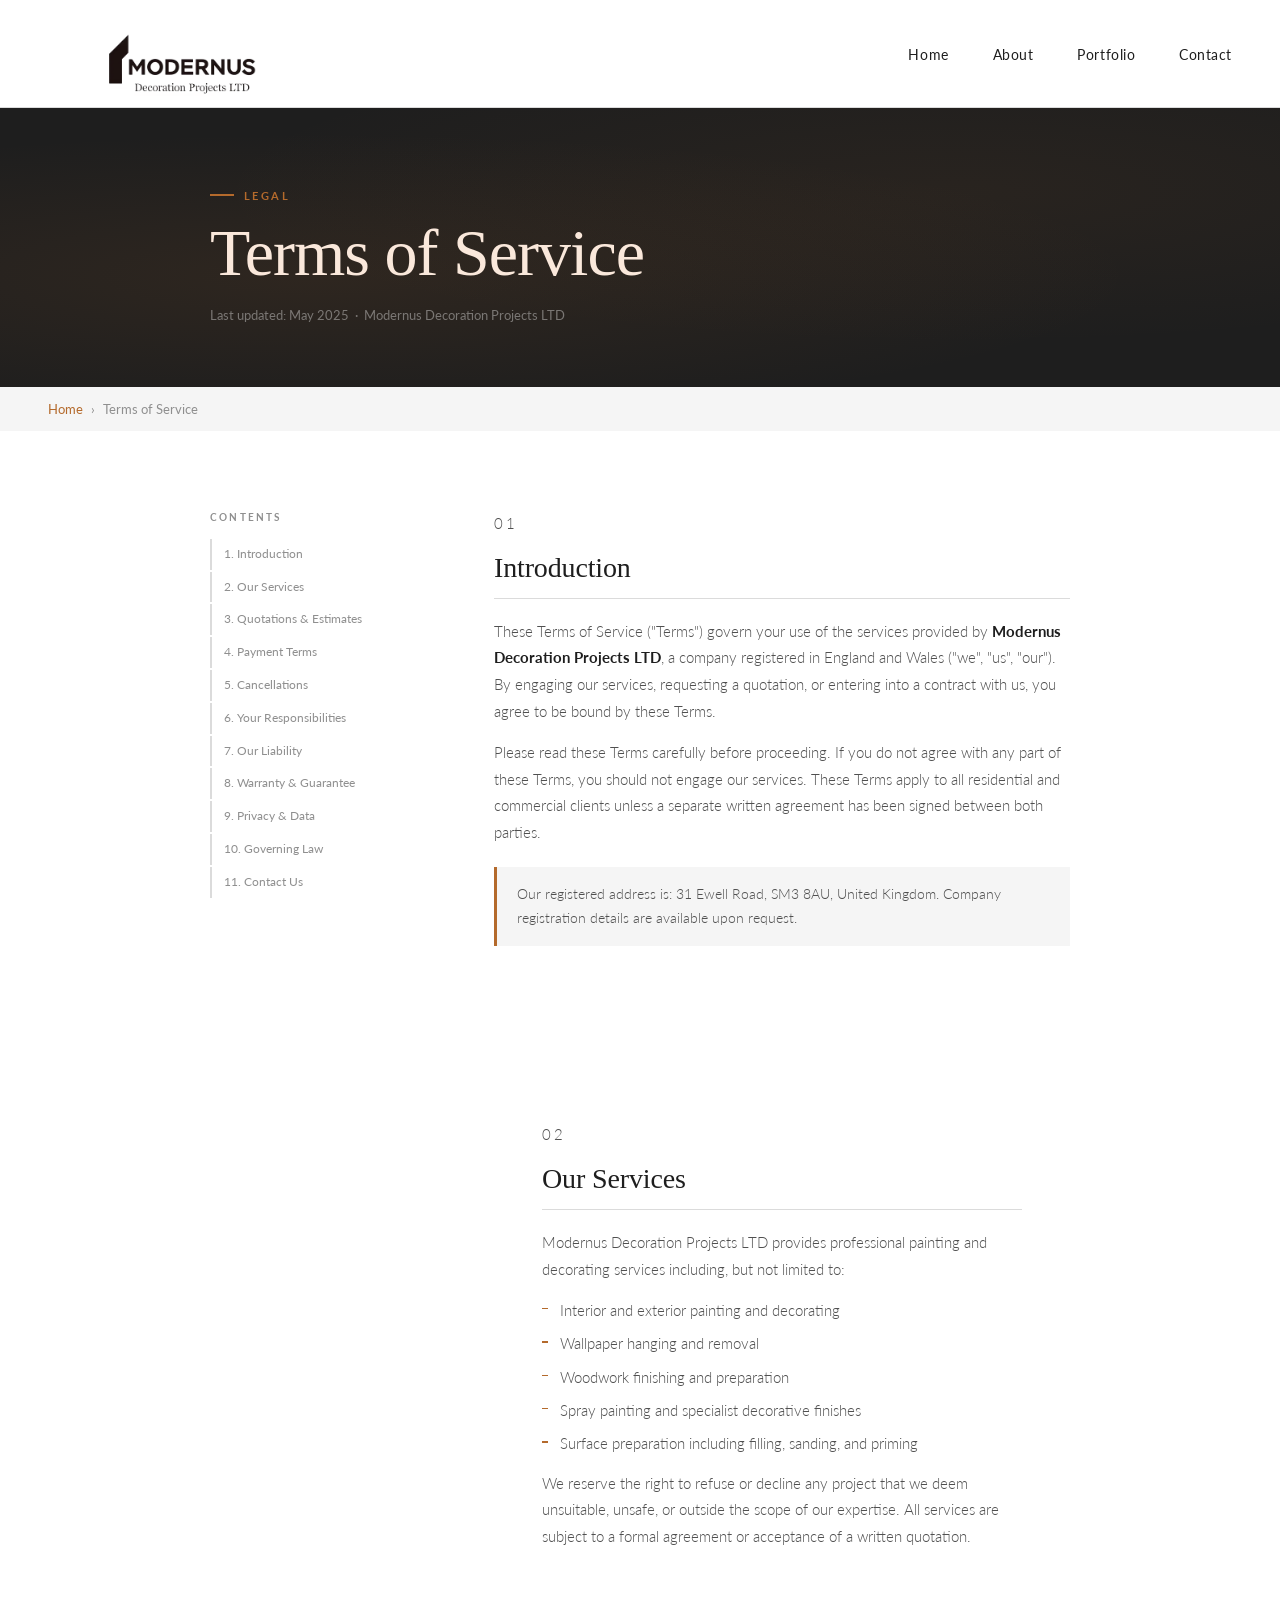
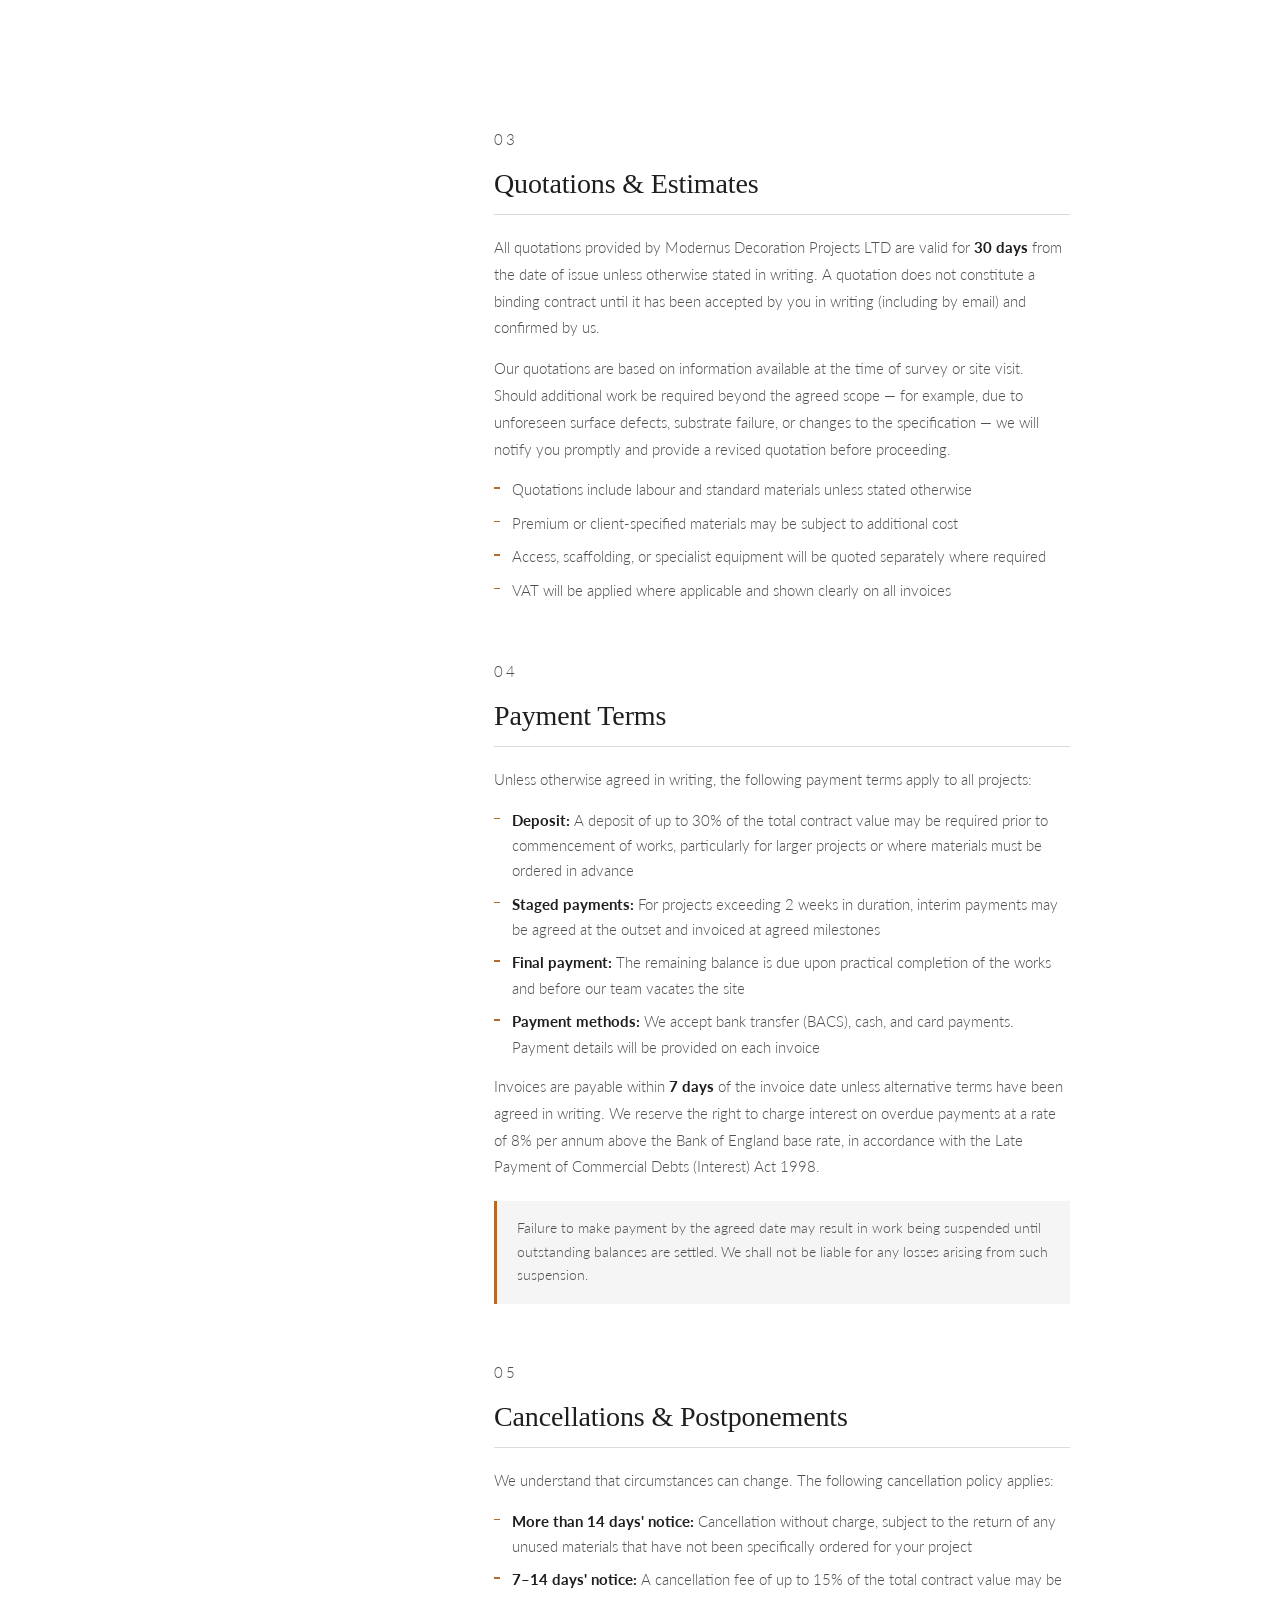
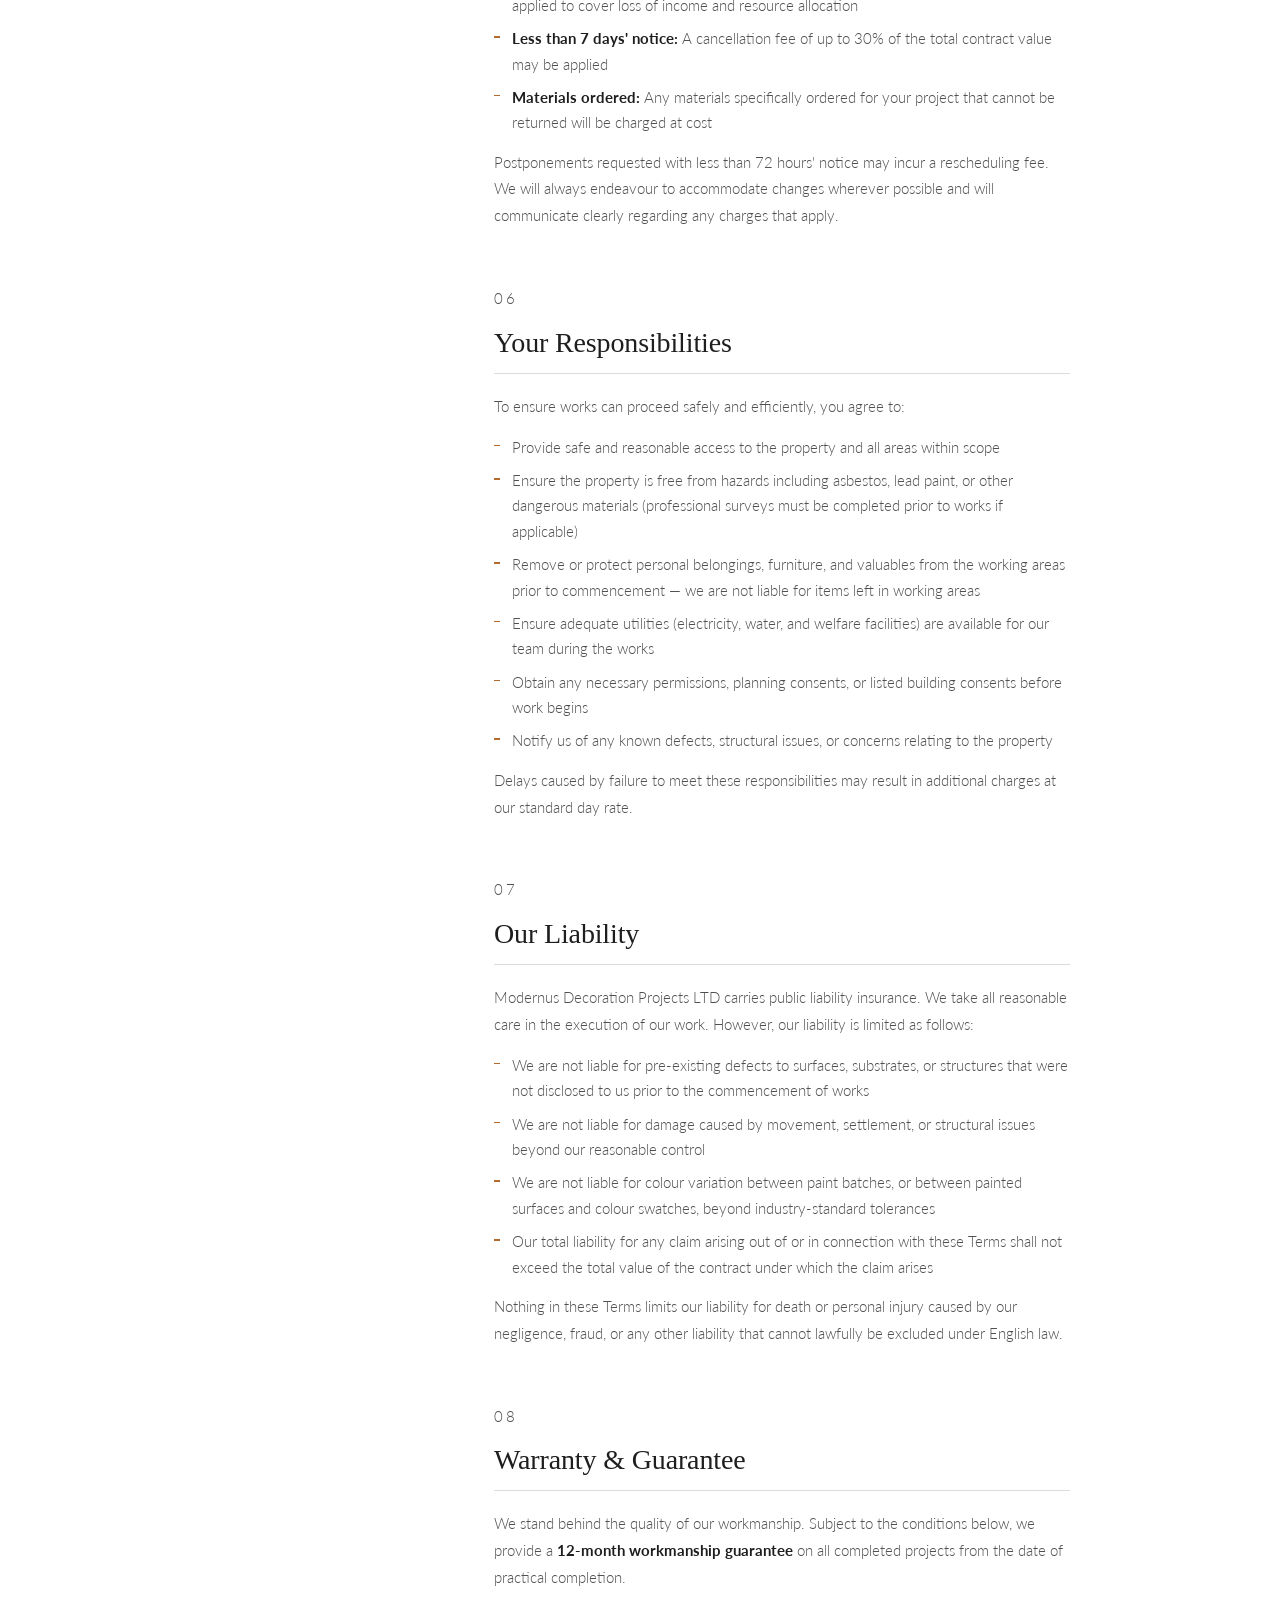
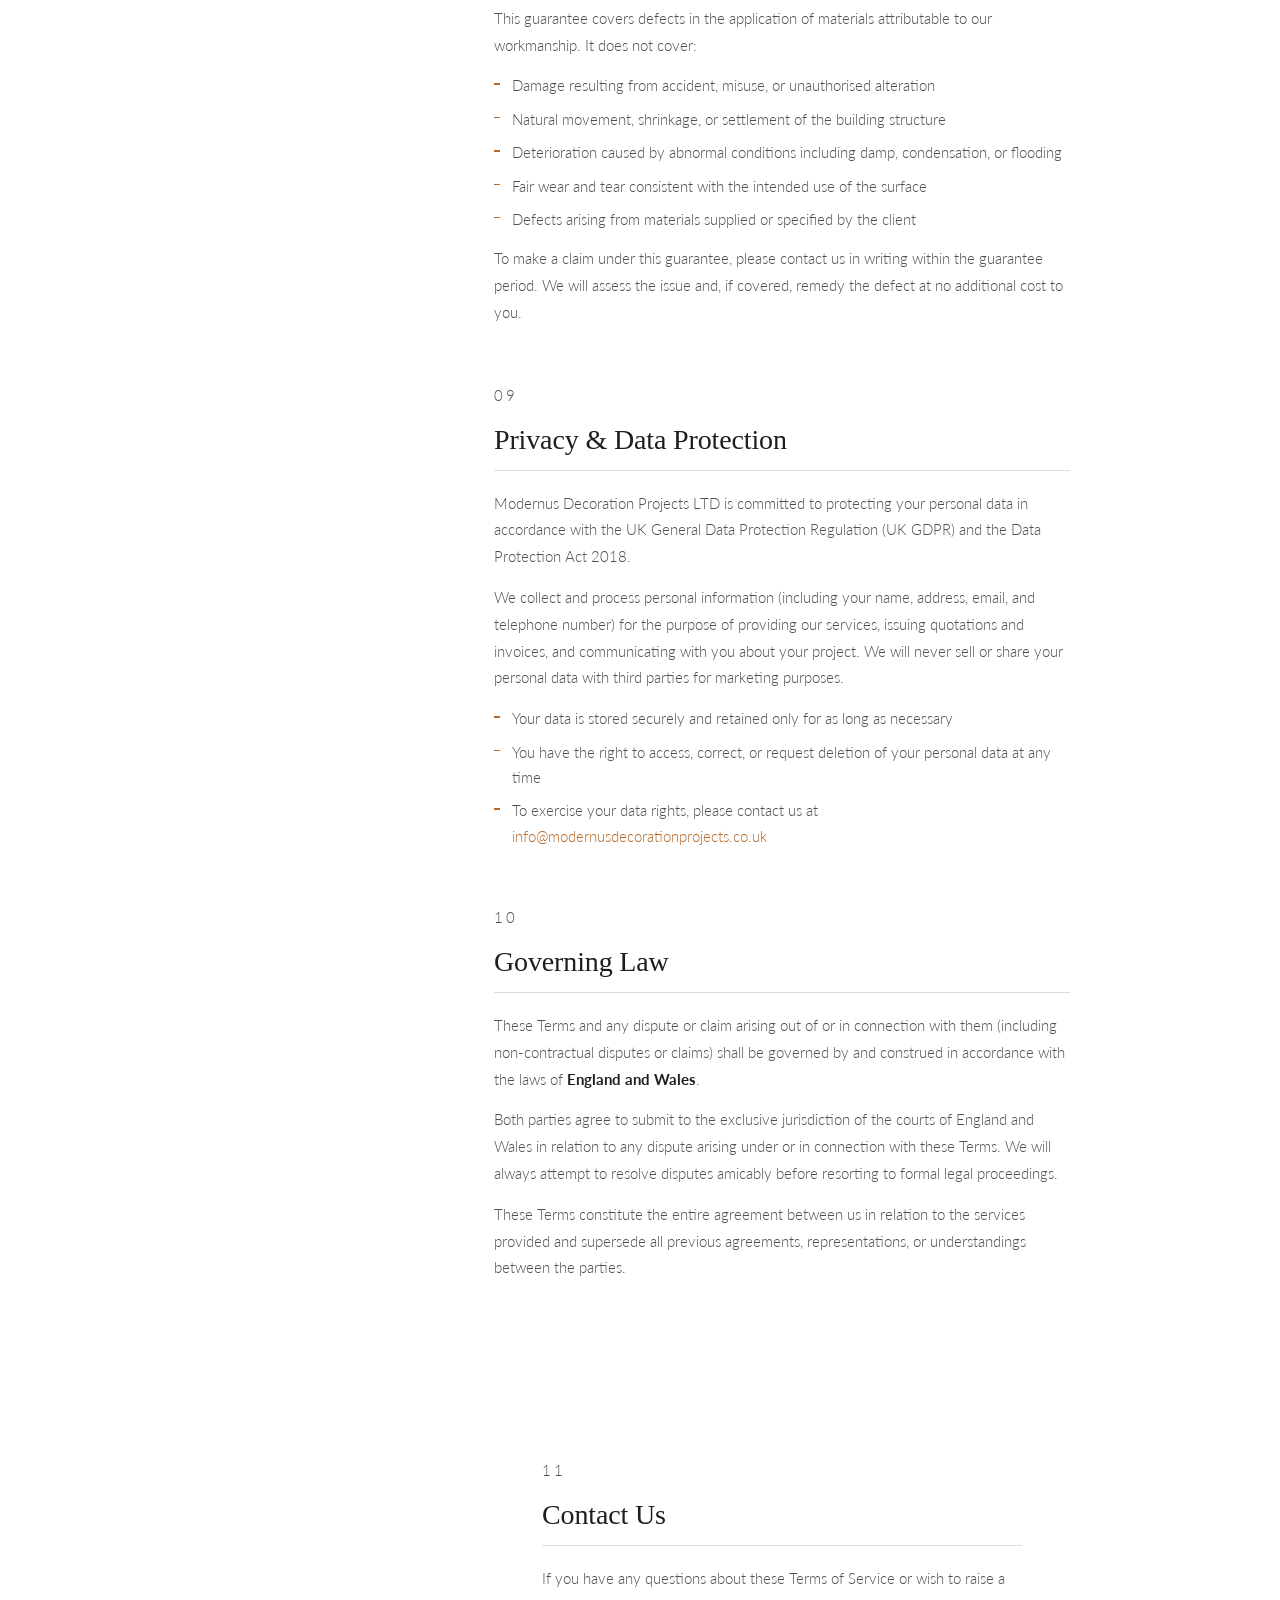
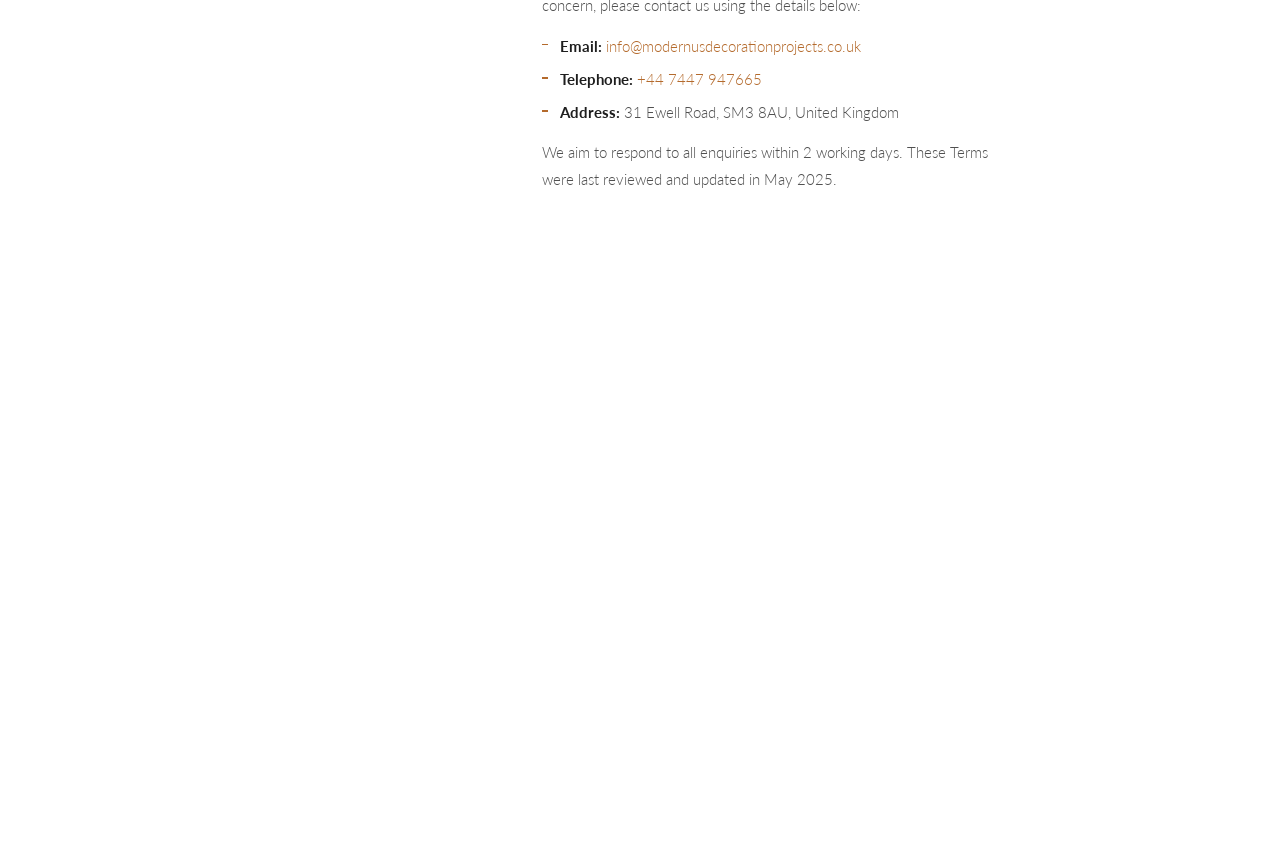
<file: terms.html>
<!DOCTYPE html>
<html lang="en-GB">
<head>
  <meta charset="UTF-8" />
  <meta name="viewport" content="width=device-width, initial-scale=1.0" />
  <title>Terms of Service | Modernus Decoration Projects LTD</title>
  <meta name="description" content="Terms of Service for Modernus Decoration Projects LTD — the terms governing use of our website and painting &amp; decorating services." />
  <link rel="canonical" href="https://modernusdecorationprojects.co.uk/terms.html" />
  <meta name="robots" content="index, follow" />
  <meta name="author" content="Modernus Decoration Projects LTD" />
  <link rel="icon" type="image/png" sizes="32x32" href="/favicon-32x32.png" />
  <link rel="icon" type="image/png" sizes="16x16" href="/favicon-16x16.png" />
  <link rel="apple-touch-icon" href="/apple-touch-icon.png" />
  <meta name="theme-color" content="#1e1e1e" />
  <link rel="manifest" href="/site.webmanifest" />
  <meta property="og:type" content="website" />
  <meta property="og:site_name" content="Modernus Decoration Projects LTD" />
  <meta property="og:locale" content="en_GB" />
  <meta property="og:url" content="https://modernusdecorationprojects.co.uk/terms.html" />
  <meta property="og:title" content="Terms of Service | Modernus Decoration Projects LTD" />
  <meta property="og:description" content="The terms governing use of the Modernus Decoration Projects website and services." />
  <meta property="og:image" content="https://modernusdecorationprojects.co.uk/hero.png" />
  <meta name="twitter:card" content="summary_large_image" />
  <meta name="twitter:title" content="Terms of Service | Modernus Decoration Projects LTD" />
  <meta name="twitter:description" content="The terms governing use of the Modernus Decoration Projects website and services." />
  <meta name="twitter:image" content="https://modernusdecorationprojects.co.uk/hero.png" />

  <script type="application/ld+json">
  {
    "@context": "https://schema.org",
    "@type": "BreadcrumbList",
    "itemListElement": [
      { "@type": "ListItem", "position": 1, "name": "Home", "item": "https://modernusdecorationprojects.co.uk/" },
      { "@type": "ListItem", "position": 2, "name": "Terms of Service", "item": "https://modernusdecorationprojects.co.uk/terms.html" }
    ]
  }
  </script>
  <link rel="preconnect" href="https://fonts.googleapis.com" />
  <link rel="preconnect" href="https://fonts.gstatic.com" crossorigin />
  <link href="https://fonts.googleapis.com/css2?family=Raleway:ital,wght@0,300;0,400;0,600;0,700;0,800;1,300&family=Lato:wght@300;400;700&display=swap" rel="stylesheet" />
  <link rel="stylesheet" href="style.css" />
  <style>
    .terms-hero {
      margin-top: var(--nav-h);
      background: var(--c-dark);
      padding: 72px 48px 64px;
      position: relative;
      overflow: hidden;
    }
    .terms-hero::before {
      content: '';
      position: absolute;
      inset: 0;
      background: radial-gradient(ellipse at 25% 60%, rgba(180,106,44,0.11) 0%, transparent 60%),
                  radial-gradient(ellipse at 75% 30%, rgba(180,106,44,0.07) 0%, transparent 55%);
      pointer-events: none;
    }
    .terms-hero-inner {
      max-width: 860px;
      margin: 0 auto;
      position: relative;
    }
    .terms-hero-label {
      display: inline-flex;
      align-items: center;
      gap: 10px;
      font-size: 11px;
      font-weight: 700;
      letter-spacing: 0.22em;
      text-transform: uppercase;
      color: var(--c-bronze);
      margin-bottom: 16px;
    }
    .terms-hero-label::before {
      content: '';
      display: inline-block;
      width: 24px; height: 2px;
      background: var(--c-bronze);
    }
    .terms-hero-title {
      font-family: var(--ff-display);
      font-size: clamp(40px, 5.4vw, 66px);
      font-weight: 400;
      letter-spacing: -0.015em;
      color: var(--c-cream);
      line-height: 1.05;
      margin-bottom: 20px;
    }
    .terms-hero-meta {
      font-size: 13px;
      color: rgba(255,255,255,0.38);
      font-family: var(--ff-body);
    }

    .terms-breadcrumb {
      background: var(--c-light);
      padding: 14px 48px;
      font-size: 13px;
      color: var(--c-muted);
    }
    .terms-breadcrumb a { color: var(--c-bronze); }
    .terms-breadcrumb a:hover { text-decoration: underline; }
    .terms-breadcrumb span { margin: 0 8px; }

    /* ── Content layout ── */
    .terms-body {
      background: var(--c-white);
      padding: 80px 48px;
    }
    .terms-body-inner {
      max-width: 860px;
      margin: 0 auto;
      display: grid;
      grid-template-columns: 220px 1fr;
      gap: 64px;
      align-items: start;
    }

    /* Sticky sidebar nav */
    .terms-nav {
      position: sticky;
      top: calc(var(--nav-h) + 24px);
    }
    .terms-nav-title {
      font-size: 10px;
      font-weight: 700;
      letter-spacing: 0.22em;
      text-transform: uppercase;
      color: var(--c-muted);
      margin-bottom: 16px;
    }
    .terms-nav-list {
      display: flex;
      flex-direction: column;
      gap: 2px;
    }
    .terms-nav-list a {
      display: block;
      font-size: 12px;
      font-weight: 400;
      color: var(--c-muted);
      padding: 7px 12px;
      border-left: 2px solid var(--c-border);
      transition: color 0.2s, border-color 0.2s, padding-left 0.2s;
      line-height: 1.4;
    }
    .terms-nav-list a:hover {
      color: var(--c-bronze);
      border-color: var(--c-bronze);
      padding-left: 16px;
    }

    /* Content */
    .terms-content section {
      margin-bottom: 56px;
      scroll-margin-top: calc(var(--nav-h) + 32px);
    }
    .terms-content section:last-child { margin-bottom: 0; }

    .terms-section-num {
      font-size: 10px;
      font-weight: 700;
      letter-spacing: 0.2em;
      text-transform: uppercase;
      color: var(--c-bronze);
      margin-bottom: 10px;
    }
    .terms-section-title {
      font-family: var(--ff-display);
      font-size: 28px;
      font-weight: 400;
      letter-spacing: -0.005em;
      color: var(--c-dark);
      margin-bottom: 20px;
      padding-bottom: 14px;
      border-bottom: 1px solid var(--c-border);
    }
    .terms-content p {
      font-size: 14.5px;
      line-height: 1.85;
      color: rgb(80,80,80);
      font-weight: 300;
      margin-bottom: 14px;
    }
    .terms-content p:last-child { margin-bottom: 0; }
    .terms-content ul {
      margin: 12px 0 14px 0;
      padding-left: 0;
      list-style: none;
      display: flex;
      flex-direction: column;
      gap: 8px;
    }
    .terms-content ul li {
      font-size: 14.5px;
      line-height: 1.75;
      color: rgb(80,80,80);
      font-weight: 300;
      padding-left: 18px;
      position: relative;
    }
    .terms-content ul li::before {
      content: '';
      position: absolute;
      left: 0;
      top: 10px;
      width: 6px; height: 1.5px;
      background: var(--c-bronze);
    }
    .terms-content strong {
      color: var(--c-dark);
      font-weight: 700;
    }
    .terms-highlight {
      background: var(--c-light);
      border-left: 3px solid var(--c-bronze);
      padding: 16px 20px;
      margin: 20px 0;
      font-size: 13.5px;
      line-height: 1.75;
      color: rgb(80,80,80);
      font-weight: 300;
    }

    /* ── Responsive ── */
    @media (max-width: 900px) {
      .terms-hero { padding: 56px 20px 48px; }
      .terms-breadcrumb { padding: 12px 20px; }
      .terms-body { padding: 56px 20px; }
      .terms-body-inner { grid-template-columns: 1fr; gap: 0; }
      .terms-nav { display: none; }
    }
    @media (max-width: 600px) {
      .terms-hero { padding: 44px 16px 40px; }
      .terms-body { padding: 44px 16px; }
      .terms-section-title { font-size: 18px; }
    }
  </style>
</head>
<body>

  <!-- NAV -->
  <nav id="nav">
    <div class="nav-inner">
      <a href="/" class="nav-logo">
        <img src="logo-m.avif" alt="Modernus" />
      </a>
      <ul class="nav-links">
        <li><a href="/">Home</a></li>
        <li><a href="about/about.html">About</a></li>
        <li><a href="portfolio/portfolio.html">Portfolio</a></li>
        <li><a href="/#contact">Contact</a></li>
      </ul>
      <div class="nav-hamburger" id="hamburger">
        <span></span><span></span><span></span>
      </div>
    </div>
  </nav>

  <!-- MOBILE MENU -->
  <div id="mobile-menu" aria-hidden="true">
    <div class="mobile-menu-panel">
      <ul>
        <li><a href="/" class="mobile-nav-link">Home</a></li>
        <li><a href="about/about.html" class="mobile-nav-link">About</a></li>
        <li><a href="portfolio/portfolio.html" class="mobile-nav-link">Portfolio</a></li>
        <li><a href="/#contact" class="mobile-nav-link">Contact</a></li>
      </ul>
      <a href="/#contact" class="mobile-nav-link mobile-cta">Get a Free Quote</a>
    </div>
  </div>

  <!-- HERO -->
  <section class="terms-hero">
    <div class="terms-hero-inner">
      <p class="terms-hero-label reveal">Legal</p>
      <h1 class="terms-hero-title reveal reveal-delay-1">Terms of Service</h1>
      <p class="terms-hero-meta reveal reveal-delay-2">Last updated: May 2025 &nbsp;·&nbsp; Modernus Decoration Projects LTD</p>
    </div>
  </section>

  <!-- BREADCRUMB -->
  <div class="terms-breadcrumb">
    <a href="/">Home</a><span>›</span>Terms of Service
  </div>

  <!-- CONTENT -->
  <div class="terms-body">
    <div class="terms-body-inner">

      <!-- Sidebar nav -->
      <nav class="terms-nav" aria-label="Page sections">
        <p class="terms-nav-title">Contents</p>
        <ul class="terms-nav-list">
          <li><a href="#introduction">1. Introduction</a></li>
          <li><a href="#services">2. Our Services</a></li>
          <li><a href="#quotations">3. Quotations & Estimates</a></li>
          <li><a href="#payment">4. Payment Terms</a></li>
          <li><a href="#cancellation">5. Cancellations</a></li>
          <li><a href="#responsibilities">6. Your Responsibilities</a></li>
          <li><a href="#liability">7. Our Liability</a></li>
          <li><a href="#warranty">8. Warranty & Guarantee</a></li>
          <li><a href="#privacy">9. Privacy & Data</a></li>
          <li><a href="#governing">10. Governing Law</a></li>
          <li><a href="#contact">11. Contact Us</a></li>
        </ul>
      </nav>

      <!-- Main content -->
      <div class="terms-content">

        <section id="introduction">
          <p class="terms-section-num">01</p>
          <h2 class="terms-section-title">Introduction</h2>
          <p>These Terms of Service ("Terms") govern your use of the services provided by <strong>Modernus Decoration Projects LTD</strong>, a company registered in England and Wales ("we", "us", "our"). By engaging our services, requesting a quotation, or entering into a contract with us, you agree to be bound by these Terms.</p>
          <p>Please read these Terms carefully before proceeding. If you do not agree with any part of these Terms, you should not engage our services. These Terms apply to all residential and commercial clients unless a separate written agreement has been signed between both parties.</p>
          <div class="terms-highlight">
            Our registered address is: 31 Ewell Road, SM3 8AU, United Kingdom. Company registration details are available upon request.
          </div>
        </section>

        <section id="services">
          <p class="terms-section-num">02</p>
          <h2 class="terms-section-title">Our Services</h2>
          <p>Modernus Decoration Projects LTD provides professional painting and decorating services including, but not limited to:</p>
          <ul>
            <li>Interior and exterior painting and decorating</li>
            <li>Wallpaper hanging and removal</li>
            <li>Woodwork finishing and preparation</li>
            <li>Spray painting and specialist decorative finishes</li>
            <li>Surface preparation including filling, sanding, and priming</li>
          </ul>
          <p>We reserve the right to refuse or decline any project that we deem unsuitable, unsafe, or outside the scope of our expertise. All services are subject to a formal agreement or acceptance of a written quotation.</p>
        </section>

        <section id="quotations">
          <p class="terms-section-num">03</p>
          <h2 class="terms-section-title">Quotations & Estimates</h2>
          <p>All quotations provided by Modernus Decoration Projects LTD are valid for <strong>30 days</strong> from the date of issue unless otherwise stated in writing. A quotation does not constitute a binding contract until it has been accepted by you in writing (including by email) and confirmed by us.</p>
          <p>Our quotations are based on information available at the time of survey or site visit. Should additional work be required beyond the agreed scope — for example, due to unforeseen surface defects, substrate failure, or changes to the specification — we will notify you promptly and provide a revised quotation before proceeding.</p>
          <ul>
            <li>Quotations include labour and standard materials unless stated otherwise</li>
            <li>Premium or client-specified materials may be subject to additional cost</li>
            <li>Access, scaffolding, or specialist equipment will be quoted separately where required</li>
            <li>VAT will be applied where applicable and shown clearly on all invoices</li>
          </ul>
        </section>

        <section id="payment">
          <p class="terms-section-num">04</p>
          <h2 class="terms-section-title">Payment Terms</h2>
          <p>Unless otherwise agreed in writing, the following payment terms apply to all projects:</p>
          <ul>
            <li><strong>Deposit:</strong> A deposit of up to 30% of the total contract value may be required prior to commencement of works, particularly for larger projects or where materials must be ordered in advance</li>
            <li><strong>Staged payments:</strong> For projects exceeding 2 weeks in duration, interim payments may be agreed at the outset and invoiced at agreed milestones</li>
            <li><strong>Final payment:</strong> The remaining balance is due upon practical completion of the works and before our team vacates the site</li>
            <li><strong>Payment methods:</strong> We accept bank transfer (BACS), cash, and card payments. Payment details will be provided on each invoice</li>
          </ul>
          <p>Invoices are payable within <strong>7 days</strong> of the invoice date unless alternative terms have been agreed in writing. We reserve the right to charge interest on overdue payments at a rate of 8% per annum above the Bank of England base rate, in accordance with the Late Payment of Commercial Debts (Interest) Act 1998.</p>
          <div class="terms-highlight">
            Failure to make payment by the agreed date may result in work being suspended until outstanding balances are settled. We shall not be liable for any losses arising from such suspension.
          </div>
        </section>

        <section id="cancellation">
          <p class="terms-section-num">05</p>
          <h2 class="terms-section-title">Cancellations & Postponements</h2>
          <p>We understand that circumstances can change. The following cancellation policy applies:</p>
          <ul>
            <li><strong>More than 14 days' notice:</strong> Cancellation without charge, subject to the return of any unused materials that have not been specifically ordered for your project</li>
            <li><strong>7–14 days' notice:</strong> A cancellation fee of up to 15% of the total contract value may be applied to cover loss of income and resource allocation</li>
            <li><strong>Less than 7 days' notice:</strong> A cancellation fee of up to 30% of the total contract value may be applied</li>
            <li><strong>Materials ordered:</strong> Any materials specifically ordered for your project that cannot be returned will be charged at cost</li>
          </ul>
          <p>Postponements requested with less than 72 hours' notice may incur a rescheduling fee. We will always endeavour to accommodate changes wherever possible and will communicate clearly regarding any charges that apply.</p>
        </section>

        <section id="responsibilities">
          <p class="terms-section-num">06</p>
          <h2 class="terms-section-title">Your Responsibilities</h2>
          <p>To ensure works can proceed safely and efficiently, you agree to:</p>
          <ul>
            <li>Provide safe and reasonable access to the property and all areas within scope</li>
            <li>Ensure the property is free from hazards including asbestos, lead paint, or other dangerous materials (professional surveys must be completed prior to works if applicable)</li>
            <li>Remove or protect personal belongings, furniture, and valuables from the working areas prior to commencement — we are not liable for items left in working areas</li>
            <li>Ensure adequate utilities (electricity, water, and welfare facilities) are available for our team during the works</li>
            <li>Obtain any necessary permissions, planning consents, or listed building consents before work begins</li>
            <li>Notify us of any known defects, structural issues, or concerns relating to the property</li>
          </ul>
          <p>Delays caused by failure to meet these responsibilities may result in additional charges at our standard day rate.</p>
        </section>

        <section id="liability">
          <p class="terms-section-num">07</p>
          <h2 class="terms-section-title">Our Liability</h2>
          <p>Modernus Decoration Projects LTD carries public liability insurance. We take all reasonable care in the execution of our work. However, our liability is limited as follows:</p>
          <ul>
            <li>We are not liable for pre-existing defects to surfaces, substrates, or structures that were not disclosed to us prior to the commencement of works</li>
            <li>We are not liable for damage caused by movement, settlement, or structural issues beyond our reasonable control</li>
            <li>We are not liable for colour variation between paint batches, or between painted surfaces and colour swatches, beyond industry-standard tolerances</li>
            <li>Our total liability for any claim arising out of or in connection with these Terms shall not exceed the total value of the contract under which the claim arises</li>
          </ul>
          <p>Nothing in these Terms limits our liability for death or personal injury caused by our negligence, fraud, or any other liability that cannot lawfully be excluded under English law.</p>
        </section>

        <section id="warranty">
          <p class="terms-section-num">08</p>
          <h2 class="terms-section-title">Warranty & Guarantee</h2>
          <p>We stand behind the quality of our workmanship. Subject to the conditions below, we provide a <strong>12-month workmanship guarantee</strong> on all completed projects from the date of practical completion.</p>
          <p>This guarantee covers defects in the application of materials attributable to our workmanship. It does not cover:</p>
          <ul>
            <li>Damage resulting from accident, misuse, or unauthorised alteration</li>
            <li>Natural movement, shrinkage, or settlement of the building structure</li>
            <li>Deterioration caused by abnormal conditions including damp, condensation, or flooding</li>
            <li>Fair wear and tear consistent with the intended use of the surface</li>
            <li>Defects arising from materials supplied or specified by the client</li>
          </ul>
          <p>To make a claim under this guarantee, please contact us in writing within the guarantee period. We will assess the issue and, if covered, remedy the defect at no additional cost to you.</p>
        </section>

        <section id="privacy">
          <p class="terms-section-num">09</p>
          <h2 class="terms-section-title">Privacy & Data Protection</h2>
          <p>Modernus Decoration Projects LTD is committed to protecting your personal data in accordance with the UK General Data Protection Regulation (UK GDPR) and the Data Protection Act 2018.</p>
          <p>We collect and process personal information (including your name, address, email, and telephone number) for the purpose of providing our services, issuing quotations and invoices, and communicating with you about your project. We will never sell or share your personal data with third parties for marketing purposes.</p>
          <ul>
            <li>Your data is stored securely and retained only for as long as necessary</li>
            <li>You have the right to access, correct, or request deletion of your personal data at any time</li>
            <li>To exercise your data rights, please contact us at <a href="mailto:info@modernusdecorationprojects.co.uk" style="color:var(--c-bronze)">info@modernusdecorationprojects.co.uk</a></li>
          </ul>
        </section>

        <section id="governing">
          <p class="terms-section-num">10</p>
          <h2 class="terms-section-title">Governing Law</h2>
          <p>These Terms and any dispute or claim arising out of or in connection with them (including non-contractual disputes or claims) shall be governed by and construed in accordance with the laws of <strong>England and Wales</strong>.</p>
          <p>Both parties agree to submit to the exclusive jurisdiction of the courts of England and Wales in relation to any dispute arising under or in connection with these Terms. We will always attempt to resolve disputes amicably before resorting to formal legal proceedings.</p>
          <p>These Terms constitute the entire agreement between us in relation to the services provided and supersede all previous agreements, representations, or understandings between the parties.</p>
        </section>

        <section id="contact">
          <p class="terms-section-num">11</p>
          <h2 class="terms-section-title">Contact Us</h2>
          <p>If you have any questions about these Terms of Service or wish to raise a concern, please contact us using the details below:</p>
          <ul>
            <li><strong>Email:</strong> <a href="mailto:info@modernusdecorationprojects.co.uk" style="color:var(--c-bronze)">info@modernusdecorationprojects.co.uk</a></li>
            <li><strong>Telephone:</strong> <a href="tel:+447447947665" style="color:var(--c-bronze)">+44 7447 947665</a></li>
            <li><strong>Address:</strong> 31 Ewell Road, SM3 8AU, United Kingdom</li>
          </ul>
          <p>We aim to respond to all enquiries within 2 working days. These Terms were last reviewed and updated in May 2025.</p>
        </section>

      </div>
    </div>
  </div>

  <!-- FOOTER -->
  <footer id="footer" class="sect-anim">
    <div class="footer-inner">
      <div class="footer-top">
        <div>
          <img src="logo-m.avif" alt="Modernus" class="footer-logo-img" />
          <p class="footer-desc">Southwest London's trusted painting and decorating specialists. Exceptional craftsmanship and attention to detail on every project since 2009.</p>
          <div class="footer-social">
            <a href="#" aria-label="Facebook">
              <svg viewBox="0 0 24 24" fill="currentColor"><path d="M18 2h-3a5 5 0 00-5 5v3H7v4h3v8h4v-8h3l1-4h-4V7a1 1 0 011-1h3z"/></svg>
            </a>
            <a href="https://www.instagram.com/modernus_decoration_project/?hl=en" target="_blank" rel="noopener noreferrer" aria-label="Instagram">
              <svg viewBox="0 0 24 24" fill="none" stroke="currentColor" stroke-width="1.5"><rect x="2" y="2" width="20" height="20" rx="5"/><circle cx="12" cy="12" r="4"/><circle cx="17.5" cy="6.5" r="1.5" fill="currentColor" stroke="none"/></svg>
            </a>
          </div>
        </div>
        <div>
          <p class="footer-col-title">Services</p>
          <ul class="footer-links">
            <li><a href="/#services">Interior Painting</a></li>
            <li><a href="/#services">Exterior Painting</a></li>
            <li><a href="/#services">Wallpaper Hanging</a></li>
            <li><a href="/#services">Decorative Finishes</a></li>
          </ul>
        </div>
        <div>
          <p class="footer-col-title">Company</p>
          <ul class="footer-links">
            <li><a href="about/about.html">About Us</a></li>
            <li><a href="portfolio/portfolio.html">Portfolio</a></li>
            <li><a href="/#testimonials">Reviews</a></li>
            <li><a href="/#contact">Contact</a></li>
          </ul>
        </div>
        <div>
          <p class="footer-col-title">Contact</p>
          <ul class="footer-links">
            <li><a href="mailto:info@modernusdecorationprojects.co.uk">info@modernusdecorationprojects.co.uk</a></li>
            <li><a href="tel:+447447947665">+44 7447 947665</a></li>
            <li>31 Ewell Road, SM3 8AU</li>
          </ul>
        </div>
      </div>
      <div class="footer-bottom">
        <p class="footer-copy">&copy; 2026 Modernus Decoration Projects LTD. Website by <a href="https://www.martkamdigital.com/" target="_blank" rel="noopener">MartKam Digital</a>. <a href="terms.html" style="color:rgba(255,255,255,0.45); margin-left:12px;">Terms of Service</a></p>
        <p class="footer-copy" style="color:rgba(255,255,255,0.18)">Serving Southwest London</p>
      </div>
    </div>
  </footer>

  <script src="script.js"></script>
</body>
</html>
</file>
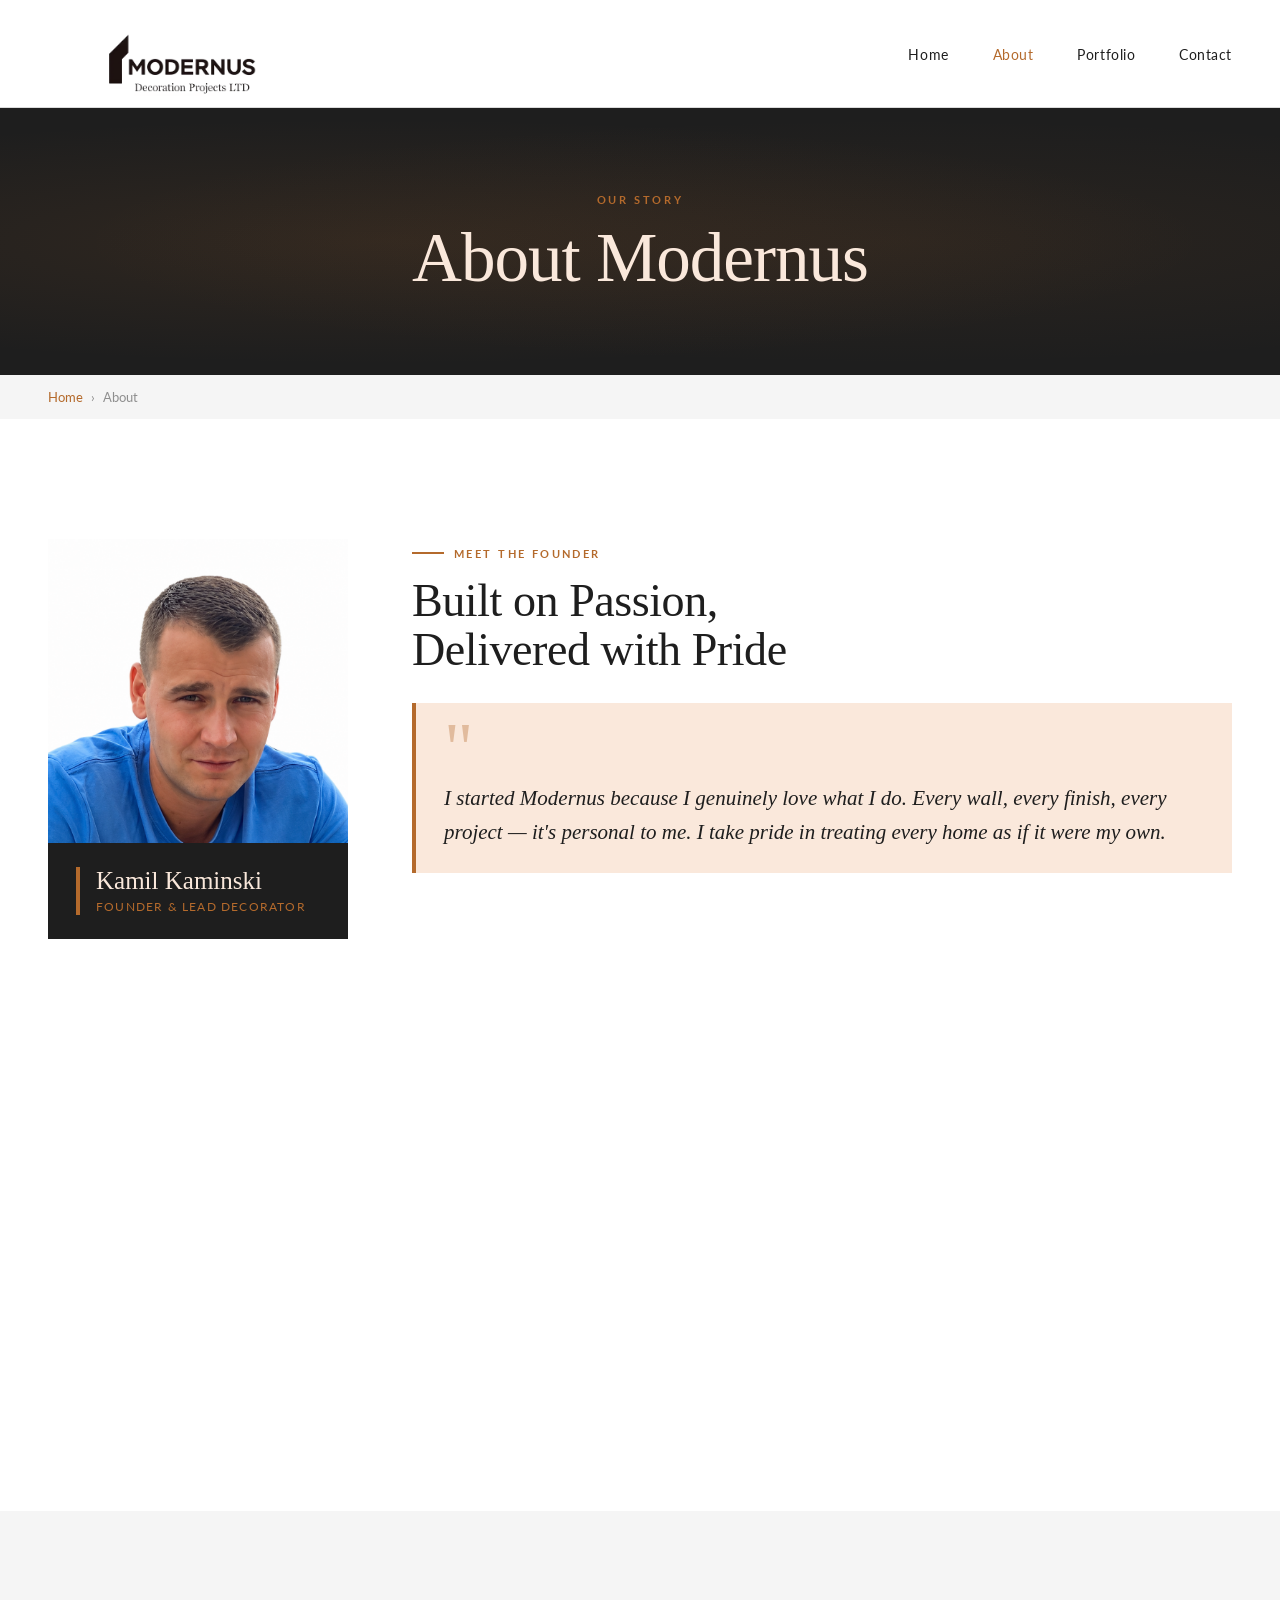
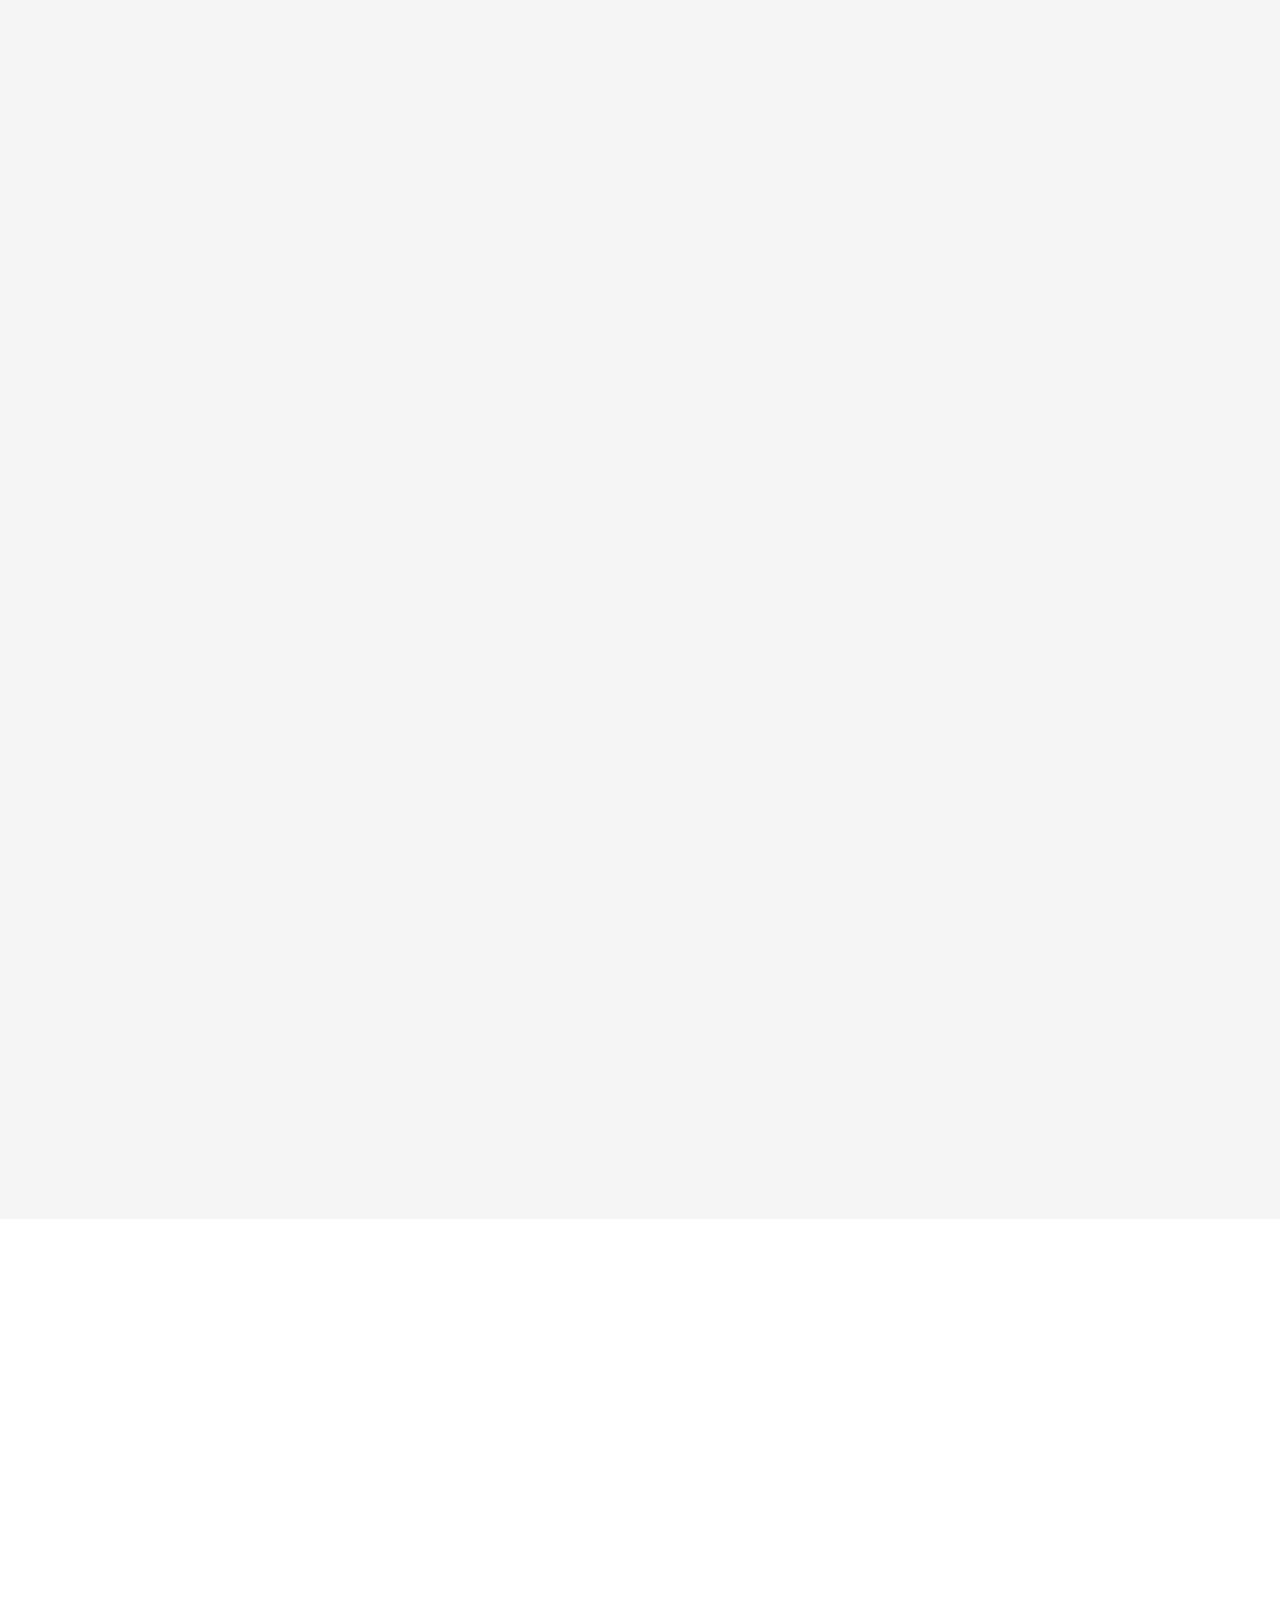
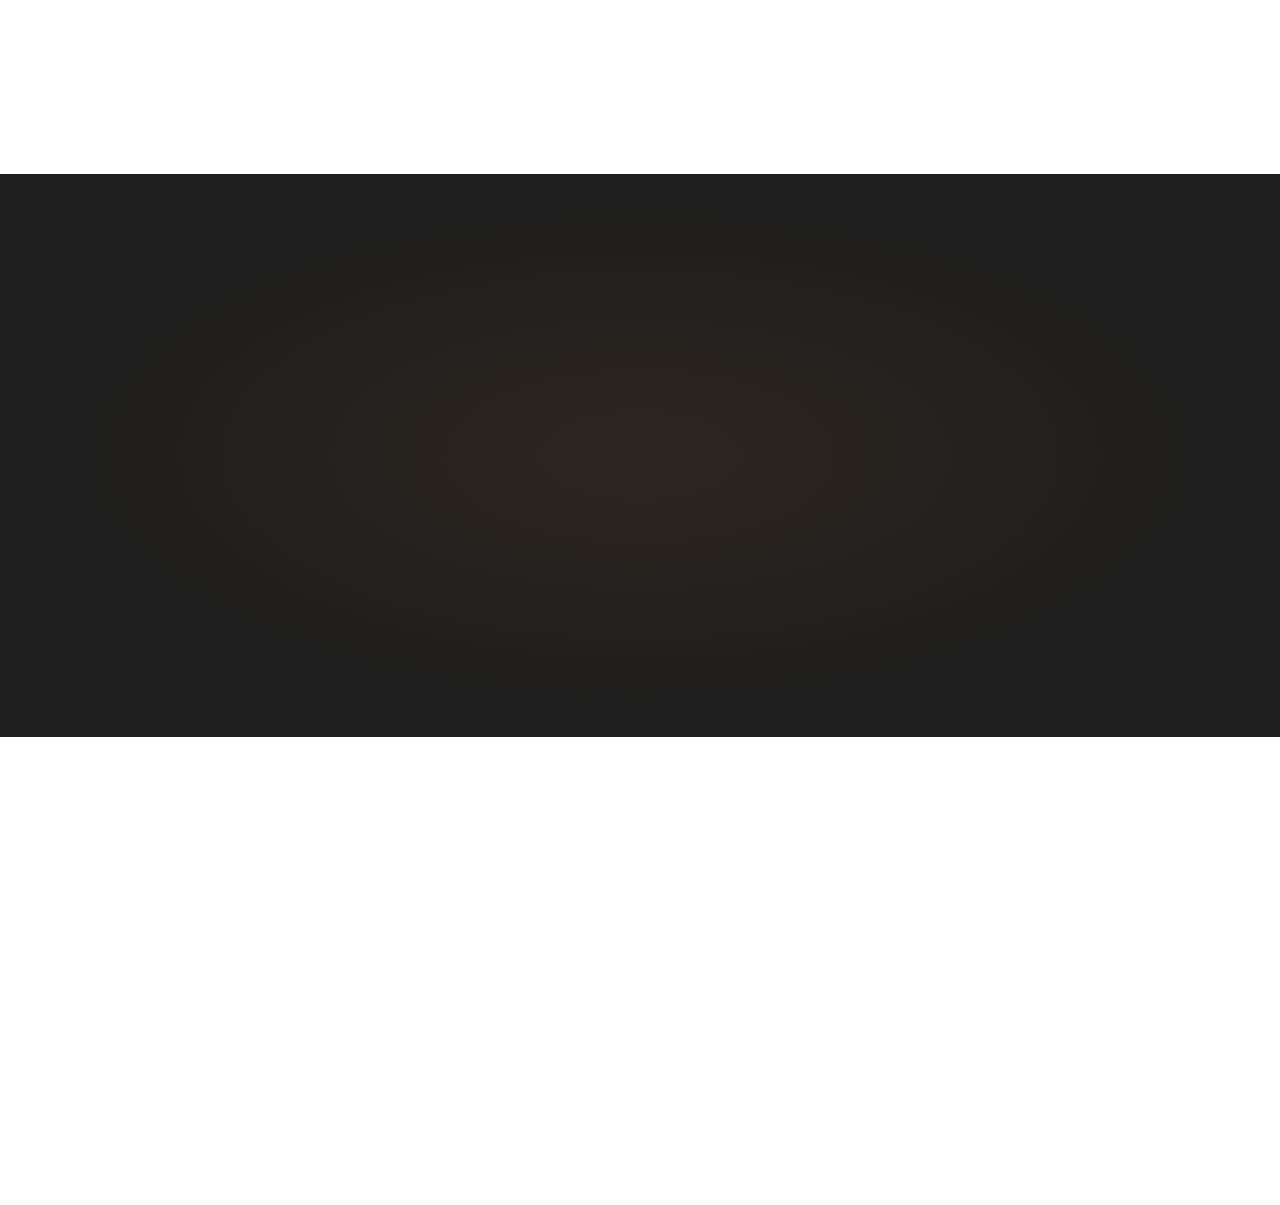
<file: about/about.html>
﻿<!DOCTYPE html>
<html lang="en-GB">
<head>
  <meta charset="UTF-8" />
  <meta name="viewport" content="width=device-width, initial-scale=1.0" />
  <title>About Modernus | Painting &amp; Decorating Experts in London</title>
  <meta name="description" content="Meet the team behind Modernus Decoration Projects — South West London painters &amp; decorators with 15+ years' experience. Fully insured, detail-obsessed, founder-led craftsmanship." />
  <link rel="canonical" href="https://modernusdecorationprojects.co.uk/about/about.html" />
  <meta name="robots" content="index, follow, max-image-preview:large, max-snippet:-1, max-video-preview:-1" />
  <meta name="author" content="Modernus Decoration Projects LTD" />
  <meta name="geo.region" content="GB-ENG" />
  <meta name="geo.placename" content="London" />
  <link rel="icon" type="image/png" sizes="32x32" href="/favicon-32x32.png" />
  <link rel="icon" type="image/png" sizes="16x16" href="/favicon-16x16.png" />
  <link rel="apple-touch-icon" href="/apple-touch-icon.png" />
  <meta name="theme-color" content="#1e1e1e" />
  <link rel="manifest" href="/site.webmanifest" />

  <!-- Open Graph -->
  <meta property="og:type" content="website" />
  <meta property="og:site_name" content="Modernus Decoration Projects LTD" />
  <meta property="og:locale" content="en_GB" />
  <meta property="og:url" content="https://modernusdecorationprojects.co.uk/about/about.html" />
  <meta property="og:title" content="About Modernus | Painting &amp; Decorating Experts in London" />
  <meta property="og:description" content="South West London painters &amp; decorators with 15+ years' experience. Fully insured, founder-led craftsmanship." />
  <meta property="og:image" content="https://modernusdecorationprojects.co.uk/about.png" />

  <!-- Twitter -->
  <meta name="twitter:card" content="summary_large_image" />
  <meta name="twitter:title" content="About Modernus | Painting &amp; Decorating Experts in London" />
  <meta name="twitter:description" content="South West London painters &amp; decorators with 15+ years' experience. Fully insured, founder-led craftsmanship." />
  <meta name="twitter:image" content="https://modernusdecorationprojects.co.uk/about.png" />

  <script type="application/ld+json">
  {
    "@context": "https://schema.org",
    "@graph": [
      {
        "@type": "BreadcrumbList",
        "itemListElement": [
          { "@type": "ListItem", "position": 1, "name": "Home", "item": "https://modernusdecorationprojects.co.uk/" },
          { "@type": "ListItem", "position": 2, "name": "About", "item": "https://modernusdecorationprojects.co.uk/about/about.html" }
        ]
      },
      {
        "@type": "AboutPage",
        "url": "https://modernusdecorationprojects.co.uk/about/about.html",
        "name": "About Modernus Decoration Projects",
        "inLanguage": "en-GB",
        "about": { "@id": "https://modernusdecorationprojects.co.uk/#business" },
        "mainEntity": {
          "@type": "Person",
          "name": "Kamil Kaminski",
          "jobTitle": "Founder",
          "worksFor": { "@id": "https://modernusdecorationprojects.co.uk/#business" }
        }
      }
    ]
  }
  </script>
  <link rel="preconnect" href="https://fonts.googleapis.com" />
  <link rel="preconnect" href="https://fonts.gstatic.com" crossorigin />
  <link href="https://fonts.googleapis.com/css2?family=Raleway:ital,wght@0,300;0,400;0,600;0,700;0,800;1,300&family=Lato:wght@300;400;700&display=swap" rel="stylesheet" />
  <link rel="stylesheet" href="../style.css" />
  <style>
    /* ── About page specific ─────────────────────────────────────────── */

    /* Page hero banner */
    .about-hero {
      margin-top: var(--nav-h);
      background: var(--c-dark);
      padding: 80px 48px;
      text-align: center;
      position: relative;
      overflow: hidden;
    }
    .about-hero::before {
      content: '';
      position: absolute;
      inset: 0;
      background: radial-gradient(ellipse at 30% 50%, rgba(180,106,44,0.12) 0%, transparent 65%),
                  radial-gradient(ellipse at 70% 50%, rgba(180,106,44,0.08) 0%, transparent 65%);
      pointer-events: none;
    }
    .about-hero-label {
      display: inline-block;
      font-size: 11px; font-weight: 700;
      letter-spacing: 0.24em; text-transform: uppercase;
      color: var(--c-bronze); margin-bottom: 16px;
    }
    .about-hero-title {
      font-family: var(--ff-display);
      font-size: clamp(42px, 5.4vw, 72px);
      font-weight: 400;
      letter-spacing: -0.015em;
      color: var(--c-cream);
      line-height: 1.05;
      position: relative;
    }

    /* Breadcrumb */
    .about-breadcrumb {
      background: var(--c-light);
      padding: 14px 48px;
      font-size: 13px;
      color: var(--c-muted);
    }
    .about-breadcrumb a { color: var(--c-bronze); }
    .about-breadcrumb a:hover { text-decoration: underline; }
    .about-breadcrumb span { margin: 0 8px; }

    /* Founder section */
    .founder-section {
      padding: var(--section-pad) 48px;
      background: var(--c-white);
    }
    .founder-inner {
      display: grid;
      grid-template-columns: 300px 1fr;
      gap: 64px;
      max-width: 1200px;
      margin: 0 auto;
      align-items: start;
    }
    .founder-photo-col { position: relative; }
    .founder-photo-wrap {
      position: relative;
      overflow: hidden;
    }
    .founder-photo {
      width: 100%;
      aspect-ratio: 3/4;
      object-fit: cover;
      object-position: center top;
      display: block;
      transition: transform 0.8s var(--ease);
    }
    .founder-photo-wrap:hover .founder-photo { transform: scale(1.03); }
    .founder-badge {
      position: absolute;
      bottom: 0; left: 0; right: 0;
      background: var(--c-dark);
      padding: 24px 28px;
      display: flex;
      align-items: center;
      gap: 16px;
    }
    .founder-badge-accent {
      width: 4px;
      height: 48px;
      background: var(--c-bronze);
      flex-shrink: 0;
    }
    .founder-name {
      font-family: var(--ff-display);
      font-size: 25px; font-weight: 400;
      color: var(--c-cream);
      line-height: 1.1;
    }
    .founder-title {
      font-size: 12px; font-weight: 400;
      color: var(--c-bronze);
      letter-spacing: 0.1em;
      text-transform: uppercase;
      margin-top: 4px;
    }
    .founder-content { padding-top: 8px; }
    .founder-eyebrow {
      font-size: 11px; font-weight: 700;
      letter-spacing: 0.22em; text-transform: uppercase;
      color: var(--c-bronze); margin-bottom: 16px;
      display: flex; align-items: center; gap: 10px;
    }
    .founder-eyebrow::before {
      content: '';
      width: 32px; height: 2px;
      background: var(--c-bronze); flex-shrink: 0;
    }
    .founder-heading {
      font-family: var(--ff-display);
      font-size: clamp(32px, 3.6vw, 48px);
      font-weight: 400;
      letter-spacing: -0.01em;
      color: var(--c-dark);
      line-height: 1.08;
      margin-bottom: 28px;
    }
    .founder-quote {
      position: relative;
      padding: 24px 28px;
      background: var(--c-cream);
      border-left: 4px solid var(--c-bronze);
      margin-bottom: 28px;
    }
    .founder-quote-mark {
      font-family: var(--ff-display);
      font-size: 72px;
      color: var(--c-bronze);
      opacity: 0.35;
      line-height: 0.6;
      display: block;
      margin-bottom: 12px;
    }
    .founder-quote-text {
      font-family: var(--ff-display);
      font-size: 21px;
      font-style: italic;
      color: var(--c-dark);
      line-height: 1.6;
      font-weight: 500;
    }
    .founder-text {
      font-size: 15px; line-height: 1.88;
      color: rgb(101,101,101); font-weight: 300;
      margin-bottom: 20px;
    }
    .founder-text strong { color: var(--c-dark); font-weight: 700; }
    .founder-divider {
      width: 48px; height: 2px;
      background: var(--c-bronze);
      margin: 28px 0;
    }
    .founder-sig {
      display: flex;
      align-items: center;
      gap: 16px;
      margin-top: 32px;
    }
    .founder-sig-line {
      width: 48px; height: 2px;
      background: var(--c-border);
    }
    .founder-sig-name {
      font-family: var(--ff-head);
      font-size: 16px; font-weight: 800;
      color: var(--c-dark);
    }
    .founder-sig-role {
      font-size: 12px; color: var(--c-muted);
      letter-spacing: 0.08em;
    }
    .about-stats-row {
      display: grid;
      grid-template-columns: repeat(3, 1fr);
      gap: 20px;
      margin-top: 36px;
    }
    .about-stat-box {
      padding: 22px 18px;
      background: var(--c-light);
      border-left: 3px solid var(--c-bronze);
      text-align: center;
    }
    .about-stat-box-num {
      font-family: var(--ff-head);
      font-size: 30px; font-weight: 800;
      color: var(--c-bronze); line-height: 1;
    }
    .about-stat-box-label {
      font-size: 10px; font-weight: 700;
      letter-spacing: 0.1em; text-transform: uppercase;
      color: var(--c-muted); margin-top: 6px;
    }

    /* Services list */
    .about-services {
      padding: var(--section-pad) 48px;
      background: var(--c-light);
    }
    .about-services-inner { max-width: 1100px; margin: 0 auto; }
    .about-services-title {
      font-family: var(--ff-display);
      font-size: clamp(34px, 3.9vw, 52px);
      font-weight: 400;
      letter-spacing: -0.01em;
      color: var(--c-dark);
      text-align: center;
      margin-bottom: 72px;
    }
    .about-service-row {
      display: grid;
      grid-template-columns: 100px 1fr;
      gap: 36px;
      align-items: flex-start;
      padding: 40px 0;
      border-bottom: 1px solid var(--c-border);
    }
    .about-service-row:first-of-type { border-top: 1px solid var(--c-border); }
    .about-service-icon-wrap {
      display: flex;
      align-items: center;
      justify-content: center;
      width: 80px; height: 80px;
      background: var(--c-white);
      border: 1px solid var(--c-border);
      border-radius: 50%;
      flex-shrink: 0;
      color: var(--c-bronze);
      transition: background 0.25s, border-color 0.25s;
    }
    .about-service-row:hover .about-service-icon-wrap {
      background: var(--c-bronze);
      border-color: var(--c-bronze);
      color: var(--c-white);
    }
    .about-service-icon-wrap img {
      width: 38px; height: 38px;
      object-fit: contain;
      filter: invert(47%) sepia(61%) saturate(450%) hue-rotate(357deg) brightness(90%) contrast(90%);
      transition: filter 0.25s;
    }
    .about-service-row:hover .about-service-icon-wrap img {
      filter: brightness(0) invert(1);
    }
    .about-service-icon-wrap svg {
      width: 38px; height: 38px;
      stroke: currentColor; fill: none;
      stroke-width: 1.6; stroke-linecap: round; stroke-linejoin: round;
    }
    .about-service-name {
      font-family: var(--ff-display);
      font-size: 25px; font-weight: 400;
      color: var(--c-dark); margin-bottom: 12px;
    }
    .about-service-desc {
      font-size: 15px; line-height: 1.85;
      color: rgb(101,101,101); font-weight: 300;
    }

    /* Quality guarantee */
    .about-quality {
      padding: var(--section-pad) 48px;
      background: var(--c-white);
      text-align: center;
    }
    .about-quality-inner { max-width: 800px; margin: 0 auto; }
    .about-quality-title {
      font-family: var(--ff-display);
      font-size: clamp(34px, 3.9vw, 52px);
      font-weight: 400;
      letter-spacing: -0.01em;
      color: var(--c-dark);
      margin-bottom: 28px;
    }
    .about-quality-text {
      font-size: 16px; line-height: 1.9;
      color: rgb(101,101,101); font-weight: 300;
      margin-bottom: 16px;
    }
    .about-quality-text strong { color: var(--c-dark); font-weight: 700; }
    .about-quality-promise {
      display: inline-flex;
      align-items: center;
      gap: 10px;
      margin-top: 24px;
      padding: 16px 32px;
      background: var(--c-cream);
      border-left: 4px solid var(--c-bronze);
      font-size: 15px; font-weight: 700;
      color: var(--c-dark);
    }

    /* CTA banner */
    .about-cta {
      background: var(--c-dark);
      padding: 100px 48px;
      text-align: center;
      position: relative;
      overflow: hidden;
    }
    .about-cta::before {
      content: '';
      position: absolute; inset: 0;
      background: radial-gradient(ellipse at center, rgba(180,106,44,0.1) 0%, transparent 65%);
      pointer-events: none;
    }
    .about-cta-text {
      font-family: var(--ff-display);
      font-size: clamp(28px, 3.6vw, 44px);
      font-weight: 400;
      letter-spacing: -0.01em;
      color: var(--c-cream);
      line-height: 1.25;
      max-width: 760px;
      margin: 0 auto 40px;
      position: relative;
    }
    .about-cta-btn {
      display: inline-block;
      padding: 16px 48px;
      background: transparent;
      color: var(--c-white);
      font-family: var(--ff-head);
      font-size: 12px; font-weight: 700;
      letter-spacing: 0.18em; text-transform: uppercase;
      border: 1px solid rgba(255,255,255,0.5);
      position: relative;
      transition: background 0.25s, border-color 0.25s, transform 0.25s;
    }
    .about-cta-btn:hover {
      background: var(--c-bronze);
      border-color: var(--c-bronze);
      transform: translateY(-2px);
    }

    /* ── Responsive: tablet ─────────────────────────────────────────── */
    @media (max-width: 900px) {
      /* Hero */
      .about-hero { padding: 56px 20px; }
      .about-breadcrumb { padding: 12px 20px; }

      /* Founder */
      .founder-section { padding: 64px 20px; }
      .founder-inner { grid-template-columns: 1fr; gap: 40px; }
      .founder-photo { aspect-ratio: 3/2; object-position: center 15%; }
      .founder-quote { padding: 20px 20px; }
      .founder-quote-text { font-size: 15px; }

      /* Stats */
      .about-stats-row { grid-template-columns: repeat(3, 1fr); gap: 12px; }
      .about-stat-box { padding: 16px 12px; }
      .about-stat-box-num { font-size: 24px; }

      /* Services */
      .about-services { padding: 64px 20px; }
      .about-service-row { grid-template-columns: 68px 1fr; gap: 20px; padding: 28px 0; }
      .about-service-icon-wrap { width: 68px; height: 68px; }

      /* Quality */
      .about-quality { padding: 64px 20px; }
      .about-quality-text { font-size: 15px; }
      .about-quality-promise {
        display: flex;
        flex-direction: column;
        text-align: center;
        padding: 20px 20px;
        gap: 8px;
      }

      /* CTA */
      .about-cta { padding: 64px 20px; }
      .about-cta-btn { padding: 15px 36px; }
    }

    /* ── Responsive: phone ──────────────────────────────────────────── */
    @media (max-width: 600px) {
      .about-hero { padding: 48px 16px; }
      .about-breadcrumb { padding: 10px 16px; }

      /* Founder */
      .founder-section { padding: 52px 16px; }
      .founder-photo { aspect-ratio: 4/3; object-position: center 10%; }
      .founder-badge { padding: 16px 18px; gap: 12px; }
      .founder-badge-accent { height: 36px; }
      .founder-name { font-size: 16px; }
      .founder-title { font-size: 10px; }
      .founder-heading { font-size: 32px; }
      .founder-quote { padding: 16px 16px; }
      .founder-quote-mark { font-size: 48px; }
      .founder-quote-text { font-size: 14px; }
      .founder-text { font-size: 14px; }

      /* Stats */
      .about-stats-row { grid-template-columns: 1fr; gap: 12px; }

      /* Services */
      .about-services { padding: 52px 16px; }
      .about-services-title { font-size: 33px; margin-bottom: 40px; }
      .about-service-row {
        grid-template-columns: 1fr;
        gap: 16px;
        padding: 24px 0;
      }
      .about-service-icon-wrap { margin: 0 auto; }
      .about-service-name { text-align: center; font-size: 18px; }
      .about-service-desc { font-size: 14px; }

      /* Quality */
      .about-quality { padding: 52px 16px; }
      .about-quality-title { font-size: 31px; }
      .about-quality-text { font-size: 14px; }
      .about-quality-promise { font-size: 13px; padding: 16px; }

      /* CTA */
      .about-cta { padding: 52px 16px; }
      .about-cta-text { font-size: 26px; }
      .about-cta-btn { padding: 14px 28px; letter-spacing: 0.06em; }

      /* Sig */
      .founder-sig { margin-top: 24px; }
    }
  </style>
</head>
<body>

  <!-- NAV -->
  <nav id="nav">
    <div class="nav-inner">
      <a href="/" class="nav-logo">
        <img src="../logo-m.avif" alt="Modernus" />
      </a>
      <ul class="nav-links">
        <li><a href="/">Home</a></li>
        <li><a href="about.html" style="color:var(--c-bronze)">About</a></li>
        <li><a href="../portfolio/portfolio.html">Portfolio</a></li>
        <li><a href="/#contact">Contact</a></li>
      </ul>
      <div class="nav-hamburger" id="hamburger">
        <span></span><span></span><span></span>
      </div>
    </div>
  </nav>

  <!-- MOBILE MENU -->
  <div id="mobile-menu" aria-hidden="true">
    <div class="mobile-menu-panel">
      <ul>
        <li><a href="/" class="mobile-nav-link">Home</a></li>
        <li><a href="about.html" class="mobile-nav-link">About</a></li>
        <li><a href="../portfolio/portfolio.html" class="mobile-nav-link">Portfolio</a></li>
        <li><a href="/#contact" class="mobile-nav-link">Contact</a></li>
      </ul>
      <a href="/#contact" class="mobile-nav-link mobile-cta">Get a Free Quote</a>
    </div>
  </div>

  <!-- PAGE HERO -->
  <section class="about-hero">
    <p class="about-hero-label reveal">Our Story</p>
    <h1 class="about-hero-title reveal reveal-delay-1">About Modernus</h1>
  </section>

  <!-- BREADCRUMB -->
  <div class="about-breadcrumb">
    <a href="/">Home</a><span>›</span>About
  </div>

  <!-- FOUNDER SECTION -->
  <section class="founder-section">
    <div class="founder-inner">

      <!-- Founder photo -->
      <div class="founder-photo-col reveal">
        <div class="founder-photo-wrap">
          <img class="founder-photo" src="founder-pic1.png" alt="Kamil Kaminski — Founder of Modernus" />
          <div class="founder-badge">
            <div class="founder-badge-accent"></div>
            <div>
              <div class="founder-name">Kamil Kaminski</div>
              <div class="founder-title">Founder &amp; Lead Decorator</div>
            </div>
          </div>
        </div>
      </div>

      <!-- Founder story -->
      <div class="founder-content">
        <p class="founder-eyebrow reveal">Meet the Founder</p>
        <h2 class="founder-heading reveal reveal-delay-1">Built on Passion,<br>Delivered with Pride</h2>

        <div class="founder-quote reveal reveal-delay-2">
          <span class="founder-quote-mark">"</span>
          <p class="founder-quote-text">I started Modernus because I genuinely love what I do. Every wall, every finish, every project — it's personal to me. I take pride in treating every home as if it were my own.</p>
        </div>

        <p class="founder-text reveal reveal-delay-3">
          I'm Kamil Kaminski, founder of Modernus Decoration Projects. My journey in painting and decorating began over <strong>15 years ago</strong>, starting on building sites across London where I quickly developed a deep passion for the craft — the precision, the transformation, the satisfaction of a job done right.
        </p>
        <p class="founder-text reveal reveal-delay-3">
          What started as a one-man operation driven by word of mouth has grown into a trusted name across <strong>South West London</strong>. I built Modernus on a simple belief: that every client deserves honest communication, expert workmanship, and a finish they're genuinely proud of.
        </p>
        <p class="founder-text reveal reveal-delay-3">
          I blend <strong>modern spray painting techniques</strong> with traditional brush and roller methods — giving clients the best of both worlds. Whether it's a single room refresh or a full exterior repaint, I bring the same level of care and attention to every single job.
        </p>

        <div class="founder-divider reveal reveal-delay-3"></div>

        <div class="about-stats-row reveal reveal-delay-4">
          <div class="about-stat-box">
            <div class="about-stat-box-num">15+</div>
            <div class="about-stat-box-label">Years Experience</div>
          </div>
          <div class="about-stat-box">
            <div class="about-stat-box-num">500+</div>
            <div class="about-stat-box-label">Projects Completed</div>
          </div>
          <div class="about-stat-box">
            <div class="about-stat-box-num">100%</div>
            <div class="about-stat-box-label">Client Satisfaction</div>
          </div>
        </div>

        <div class="founder-sig reveal reveal-delay-4">
          <div class="founder-sig-line"></div>
          <div>
            <div class="founder-sig-name">Kamil Kaminski</div>
            <div class="founder-sig-role">Founder, Modernus Decoration Projects LTD</div>
          </div>
        </div>
      </div>

    </div>
  </section>

  <!-- ALL SERVICES -->
  <section class="about-services">
    <div class="about-services-inner">
      <h2 class="about-services-title reveal">All Services Provided</h2>

      <div class="about-service-row reveal">
        <div class="about-service-icon-wrap">
          <svg viewBox="0 0 64 64">
            <rect x="12" y="10" width="34" height="18" rx="4"/>
            <rect x="14" y="13" width="30" height="12" rx="2"/>
            <line x1="29" y1="28" x2="29" y2="40"/>
            <path d="M29 40 L38 40 L38 56"/>
            <rect x="34" y="53" width="8" height="5" rx="1"/>
          </svg>
        </div>
        <div>
          <h3 class="about-service-name">Interior &amp; Exterior Painting</h3>
          <p class="about-service-desc">We offer professional painting services for both the inside and outside of your home or property. Whether you're looking to refresh a single room or give your entire exterior a makeover, we use high-quality paints and precise techniques for a smooth, lasting finish. Our team ensures clean lines, full coverage, and minimal disruption.</p>
        </div>
      </div>

      <div class="about-service-row reveal reveal-delay-1">
        <div class="about-service-icon-wrap">
          <img src="../icon-2.png" alt="Wallpaper hanging" />
        </div>
        <div>
          <h3 class="about-service-name">Wallpaper Hanging</h3>
          <p class="about-service-desc">Add style and personality to any room with our expert wallpaper hanging service. From feature walls to full-room coverage, we ensure seamless alignment and bubble-free application. We work with all wallpaper types, including textured and patterned designs — delivering a perfect, professional finish every time.</p>
        </div>
      </div>

      <div class="about-service-row reveal reveal-delay-2">
        <div class="about-service-icon-wrap">
          <svg viewBox="0 0 64 64">
            <path d="M10 32 Q10 22 18 22 Q26 22 26 30 Q26 36 20 36 Q16 36 16 32 Q16 29 19 29"/>
            <path d="M54 32 Q54 22 46 22 Q38 22 38 30 Q38 36 44 36 Q48 36 48 32 Q48 29 45 29"/>
            <path d="M26 32 Q26 38 32 38 Q38 38 38 32"/>
            <circle cx="32" cy="32" r="3"/>
          </svg>
        </div>
        <div>
          <h3 class="about-service-name">Decorative Finishes</h3>
          <p class="about-service-desc">Give your walls a unique touch with our range of decorative finishes. We apply techniques like sponging, rag rolling, and textured effects to create custom looks that elevate your space. Ideal for accent walls or special rooms that deserve a standout finish crafted with skill and creativity.</p>
        </div>
      </div>

      <div class="about-service-row reveal reveal-delay-3">
        <div class="about-service-icon-wrap">
          <img src="../icon.png" alt="Woodwork & finishing" />
        </div>
        <div>
          <h3 class="about-service-name">Woodwork &amp; Finishing</h3>
          <p class="about-service-desc">From skirting boards and architraves to doors and bespoke woodwork, we deliver crisp, clean painted finishes that complete the overall look of any space. Our attention to preparation and priming ensures a durable, professional result that stands the test of time.</p>
        </div>
      </div>

      <div class="about-service-row reveal reveal-delay-4">
        <div class="about-service-icon-wrap">
          <svg viewBox="0 0 64 64">
            <path d="M10 28 L36 28 L36 44 L10 44 Q8 44 8 42 L8 30 Q8 28 10 28 Z"/>
            <path d="M36 32 L48 26 L50 28 L38 36 Z"/>
            <path d="M18 44 L16 56 L26 56 L28 44"/>
            <circle cx="52" cy="22" r="2" fill="currentColor" stroke="none"/>
            <circle cx="56" cy="26" r="1.5" fill="currentColor" stroke="none"/>
            <circle cx="56" cy="18" r="1.5" fill="currentColor" stroke="none"/>
            <circle cx="60" cy="22" r="1.5" fill="currentColor" stroke="none"/>
          </svg>
        </div>
        <div>
          <h3 class="about-service-name">Spray Painting</h3>
          <p class="about-service-desc">Using modern airless spray equipment, we achieve a factory-smooth, even finish across large surfaces, cabinetry, and furniture. Our hybrid approach combines the speed and precision of spray technology with traditional finishing for outstanding results on any scale of project.</p>
        </div>
      </div>

    </div>
  </section>

  <!-- QUALITY GUARANTEE -->
  <section class="about-quality">
    <div class="about-quality-inner">
      <h2 class="about-quality-title reveal">Our Quality Guarantee</h2>
      <p class="about-quality-text reveal reveal-delay-1">
        At Modernus, we are committed to delivering <strong>exceptional craftsmanship and attention to detail</strong> in every project we take on. We use only high-quality materials and professional techniques to ensure a flawless and durable finish.
      </p>
      <p class="about-quality-text reveal reveal-delay-2">
        Your satisfaction is at the heart of what we do — if you're not completely happy, we'll work with you until it's right. That's <strong>the Modernus promise.</strong>
      </p>
      <div class="about-quality-promise reveal reveal-delay-3">
        <svg width="20" height="20" viewBox="0 0 24 24" fill="none" stroke="currentColor" stroke-width="2.5" stroke-linecap="round" stroke-linejoin="round" style="color:var(--c-bronze);flex-shrink:0"><path d="M9 12l2 2 4-4"/><path d="M12 2a10 10 0 100 20 10 10 0 000-20z"/></svg>
        Fully insured &bull; Free quotes &bull; No-obligation consultations
      </div>
    </div>
  </section>

  <!-- CTA BANNER -->
  <section class="about-cta">
    <p class="about-cta-text reveal">
      Transform your living space into your dream home with Modernus. Share your project details with us today and let's embark on a journey to create a space that truly reflects your style and aspirations.
    </p>
    <a href="/#contact" class="about-cta-btn reveal reveal-delay-1">Get A Free Estimate</a>
  </section>

  <!-- FOOTER -->
  <footer id="footer" class="sect-anim">
    <div class="footer-inner">
      <div class="footer-top">
        <div>
          <img src="../logo-m.avif" alt="Modernus" class="footer-logo-img" />
          <p class="footer-desc">Southwest London's trusted painting and decorating specialists. Exceptional craftsmanship and attention to detail on every project since 2009.</p>
          <div class="footer-social">
            <a href="https://www.instagram.com/modernus_decoration_project/?hl=en" target="_blank" rel="noopener noreferrer" aria-label="Instagram">
              <svg viewBox="0 0 24 24" fill="none" stroke="currentColor" stroke-width="1.5"><rect x="2" y="2" width="20" height="20" rx="5"/><circle cx="12" cy="12" r="4"/><circle cx="17.5" cy="6.5" r="1.5" fill="currentColor" stroke="none"/></svg>
            </a>
          </div>
        </div>
        <div>
          <p class="footer-col-title">Services</p>
          <ul class="footer-links">
            <li><a href="/#services">Interior Painting</a></li>
            <li><a href="/#services">Exterior Painting</a></li>
            <li><a href="/#services">Wallpaper Hanging</a></li>
            <li><a href="/#services">Decorative Finishes</a></li>
          </ul>
        </div>
        <div>
          <p class="footer-col-title">Company</p>
          <ul class="footer-links">
            <li><a href="about.html">About Us</a></li>
            <li><a href="../portfolio/portfolio.html">Portfolio</a></li>
            <li><a href="/#testimonials">Reviews</a></li>
            <li><a href="/#contact">Contact</a></li>
          </ul>
        </div>
        <div>
          <p class="footer-col-title">Contact</p>
          <ul class="footer-links">
            <li><a href="mailto:info@modernusdecorationprojects.co.uk">info@modernusdecorationprojects.co.uk</a></li>
            <li><a href="tel:+447447947665">+44 7447 947665</a></li>
            <li>31 Ewell Road, SM3 8AU</li>
          </ul>
        </div>
      </div>
      <div class="footer-bottom">
        <p class="footer-copy">&copy; 2026 Modernus Decoration Projects LTD. Website by <a href="https://www.martkamdigital.com/" target="_blank" rel="noopener">MartKam Digital</a>. <a href="../privacy.html" style="color:rgba(255,255,255,0.45); margin-left:12px;">Privacy Policy</a></p>
        <p class="footer-copy" style="color:rgba(255,255,255,0.18)">Serving Southwest London</p>
      </div>
    </div>
  </footer>

  <script src="../script.js"></script>
</body>
</html>
</file>
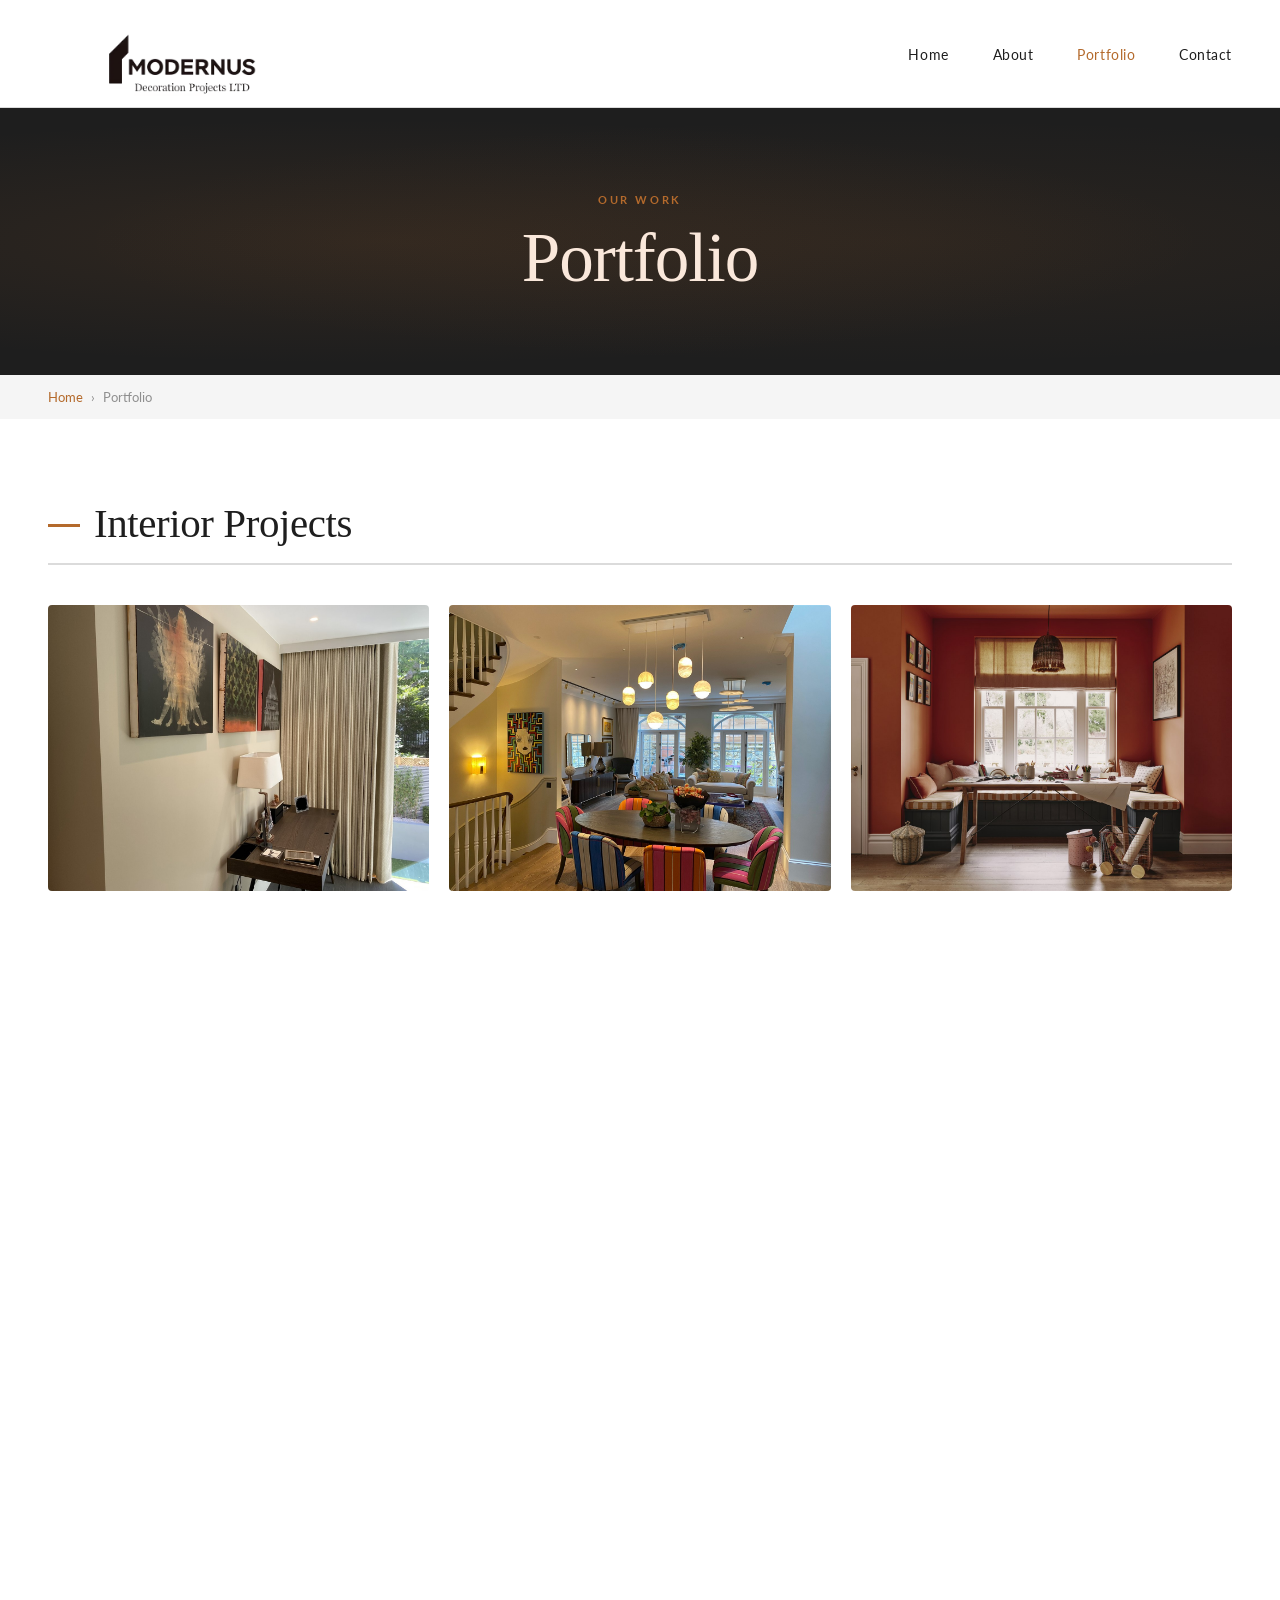
<file: portfolio/portfolio.html>
﻿<!DOCTYPE html>
<html lang="en-GB">
<head>
  <meta charset="UTF-8" />
  <meta name="viewport" content="width=device-width, initial-scale=1.0" />
  <title>Painting &amp; Decorating Portfolio | Modernus, SW London</title>
  <meta name="description" content="Browse recent painting &amp; decorating projects by Modernus across South West London — interior &amp; exterior painting, wallpaper hanging and decorative finishes in Chelsea, Fulham, Putney, Richmond and more." />
  <link rel="canonical" href="https://modernusdecorationprojects.co.uk/portfolio/portfolio.html" />
  <meta name="robots" content="index, follow, max-image-preview:large, max-snippet:-1, max-video-preview:-1" />
  <meta name="author" content="Modernus Decoration Projects LTD" />
  <meta name="geo.region" content="GB-ENG" />
  <meta name="geo.placename" content="London" />
  <link rel="icon" type="image/png" sizes="32x32" href="/favicon-32x32.png" />
  <link rel="icon" type="image/png" sizes="16x16" href="/favicon-16x16.png" />
  <link rel="apple-touch-icon" href="/apple-touch-icon.png" />
  <meta name="theme-color" content="#1e1e1e" />
  <link rel="manifest" href="/site.webmanifest" />

  <!-- Open Graph -->
  <meta property="og:type" content="website" />
  <meta property="og:site_name" content="Modernus Decoration Projects LTD" />
  <meta property="og:locale" content="en_GB" />
  <meta property="og:url" content="https://modernusdecorationprojects.co.uk/portfolio/portfolio.html" />
  <meta property="og:title" content="Painting &amp; Decorating Portfolio | Modernus, SW London" />
  <meta property="og:description" content="Recent interior &amp; exterior painting, wallpaper hanging and decorative finishes across South West London." />
  <meta property="og:image" content="https://modernusdecorationprojects.co.uk/interior-main.png" />

  <!-- Twitter -->
  <meta name="twitter:card" content="summary_large_image" />
  <meta name="twitter:title" content="Painting &amp; Decorating Portfolio | Modernus, SW London" />
  <meta name="twitter:description" content="Recent interior &amp; exterior painting, wallpaper hanging and decorative finishes across South West London." />
  <meta name="twitter:image" content="https://modernusdecorationprojects.co.uk/interior-main.png" />

  <script type="application/ld+json">
  {
    "@context": "https://schema.org",
    "@graph": [
      {
        "@type": "BreadcrumbList",
        "itemListElement": [
          { "@type": "ListItem", "position": 1, "name": "Home", "item": "https://modernusdecorationprojects.co.uk/" },
          { "@type": "ListItem", "position": 2, "name": "Portfolio", "item": "https://modernusdecorationprojects.co.uk/portfolio/portfolio.html" }
        ]
      },
      {
        "@type": "CollectionPage",
        "url": "https://modernusdecorationprojects.co.uk/portfolio/portfolio.html",
        "name": "Portfolio",
        "inLanguage": "en-GB",
        "about": { "@id": "https://modernusdecorationprojects.co.uk/#business" }
      }
    ]
  }
  </script>
  <link rel="preconnect" href="https://fonts.googleapis.com" />
  <link rel="preconnect" href="https://fonts.gstatic.com" crossorigin />
  <link href="https://fonts.googleapis.com/css2?family=Raleway:ital,wght@0,300;0,400;0,600;0,700;0,800;1,300&family=Lato:wght@300;400;700&display=swap" rel="stylesheet" />
  <link rel="stylesheet" href="../style.css" />
  <style>
    /* ── Hero ── */
    .portfolio-hero {
      margin-top: var(--nav-h);
      background: var(--c-dark);
      padding: 80px 48px;
      text-align: center;
      position: relative;
      overflow: hidden;
    }
    .portfolio-hero::before {
      content: '';
      position: absolute;
      inset: 0;
      background: radial-gradient(ellipse at 30% 50%, rgba(180,106,44,0.12) 0%, transparent 65%),
                  radial-gradient(ellipse at 70% 50%, rgba(180,106,44,0.08) 0%, transparent 65%);
      pointer-events: none;
    }
    .portfolio-hero-label {
      display: inline-block;
      font-size: 11px; font-weight: 700;
      letter-spacing: 0.24em; text-transform: uppercase;
      color: var(--c-bronze); margin-bottom: 16px;
    }
    .portfolio-hero-title {
      font-family: var(--ff-display);
      font-size: clamp(42px, 5.4vw, 72px);
      font-weight: 400;
      letter-spacing: -0.015em;
      color: var(--c-cream);
      line-height: 1.05;
      position: relative;
    }

    /* ── Breadcrumb ── */
    .portfolio-breadcrumb {
      background: var(--c-light);
      padding: 14px 48px;
      font-size: 13px;
      color: var(--c-muted);
    }
    .portfolio-breadcrumb a { color: var(--c-bronze); }
    .portfolio-breadcrumb a:hover { text-decoration: underline; }
    .portfolio-breadcrumb span { margin: 0 8px; }

    /* ── Category sections ── */
    .port-section {
      padding: 80px 48px;
      background: var(--c-white);
    }
    .port-section-alt {
      background: var(--c-light);
    }
    .port-section-inner {
      max-width: 1200px;
      margin: 0 auto;
    }
    .port-cat-title {
      font-family: var(--ff-display);
      font-size: clamp(28px, 3.2vw, 42px);
      font-weight: 400;
      letter-spacing: -0.01em;
      color: var(--c-dark);
      margin-bottom: 40px;
      padding-bottom: 16px;
      border-bottom: 2px solid var(--c-border);
    }
    .port-cat-title span {
      display: inline-block;
      width: 32px; height: 3px;
      background: var(--c-bronze);
      vertical-align: middle;
      margin-right: 14px;
      margin-bottom: 3px;
    }

    /* ── Grids ── */
    .port-grid-3 {
      display: grid;
      grid-template-columns: repeat(3, 1fr);
      gap: 20px;
    }
    .port-grid-2 {
      display: grid;
      grid-template-columns: repeat(2, 1fr);
      gap: 20px;
    }
    .port-grid-1 {
      display: grid;
      grid-template-columns: 1fr;
      gap: 20px;
    }

    /* ── Cards ── */
    .port-card {
      display: block;
      position: relative;
      overflow: hidden;
      border-radius: 4px;
      text-decoration: none;
      background: var(--c-dark);
    }
    .port-card img {
      width: 100%;
      height: 100%;
      object-fit: cover;
      display: block;
      transition: transform 0.7s cubic-bezier(0.22,1,0.36,1), opacity 0.5s ease;
    }
    .port-card:hover img {
      transform: scale(1.05);
      opacity: 0.75;
    }

    /* Standard 3-col cards */
    .port-grid-3 .port-card {
      aspect-ratio: 4 / 3;
    }

    /* Large 1-col cards */
    .port-grid-1 .port-card {
      aspect-ratio: 16 / 7;
      max-height: 520px;
    }

    /* 2-col cards */
    .port-grid-2 .port-card {
      aspect-ratio: 3 / 2;
    }

    /* ── Card overlay ── */
    .port-card-overlay {
      position: absolute;
      inset: 0;
      background: linear-gradient(to top, rgba(20,20,20,0.75) 0%, rgba(20,20,20,0.1) 45%, transparent 70%);
      display: flex;
      flex-direction: column;
      justify-content: flex-end;
      padding: 24px 26px;
      opacity: 0;
      transition: opacity 0.4s ease;
    }
    .port-card:hover .port-card-overlay {
      opacity: 1;
    }
    .port-card-label {
      font-family: var(--ff-display);
      font-size: 23px;
      font-weight: 400;
      color: var(--c-cream);
      line-height: 1.15;
      transform: translateY(10px);
      transition: transform 0.4s cubic-bezier(0.22,1,0.36,1);
    }
    .port-card:hover .port-card-label {
      transform: translateY(0);
    }
    .port-card-sub {
      font-family: var(--ff-body);
      font-size: 11px;
      font-weight: 700;
      letter-spacing: 0.18em;
      text-transform: uppercase;
      color: var(--c-bronze);
      margin-top: 5px;
      transform: translateY(10px);
      transition: transform 0.4s cubic-bezier(0.22,1,0.36,1) 0.04s;
    }
    .port-card:hover .port-card-sub {
      transform: translateY(0);
    }

    /* Touch-active state for mobile */
    .port-card.touch-active .port-card-overlay {
      opacity: 1;
    }
    .port-card.touch-active .port-card-label,
    .port-card.touch-active .port-card-sub {
      transform: translateY(0);
    }

    /* ── CTA strip ── */
    .port-cta-strip {
      background: var(--c-dark);
      padding: 72px 48px;
      text-align: center;
    }
    .port-cta-strip-label {
      display: inline-block;
      font-size: 11px; font-weight: 700;
      letter-spacing: 0.22em; text-transform: uppercase;
      color: var(--c-bronze); margin-bottom: 14px;
    }
    .port-cta-strip-title {
      font-family: var(--ff-display);
      font-size: clamp(30px, 3.6vw, 46px);
      font-weight: 400;
      letter-spacing: -0.01em;
      color: var(--c-cream);
      margin-bottom: 28px;
    }

    /* ── Responsive ── */
    @media (max-width: 900px) {
      .portfolio-hero { padding: 56px 20px; }
      .portfolio-breadcrumb { padding: 12px 20px; }
      .port-section { padding: 60px 20px; }
      .port-grid-3 { grid-template-columns: repeat(2, 1fr); gap: 14px; }
      .port-grid-2 { grid-template-columns: repeat(2, 1fr); gap: 14px; }
      .port-grid-1 .port-card { aspect-ratio: 16 / 9; max-height: 380px; }
      .port-cta-strip { padding: 56px 20px; }
    }
    @media (max-width: 600px) {
      .portfolio-hero { padding: 48px 16px; }
      .port-section { padding: 48px 16px; }
      .port-grid-3 { grid-template-columns: 1fr; }
      .port-grid-2 { grid-template-columns: 1fr; }
      .port-grid-3 .port-card { aspect-ratio: 3 / 2; }
      .port-grid-1 .port-card { aspect-ratio: 4 / 3; max-height: none; }
      .port-card-overlay { opacity: 1; }
      .port-card-label, .port-card-sub { transform: translateY(0); }
      .port-cta-strip { padding: 48px 16px; }
    }
  </style>
</head>
<body>

  <!-- NAV -->
  <nav id="nav">
    <div class="nav-inner">
      <a href="/" class="nav-logo">
        <img src="../logo-m.avif" alt="Modernus" />
      </a>
      <ul class="nav-links">
        <li><a href="/">Home</a></li>
        <li><a href="../about/about.html">About</a></li>
        <li><a href="portfolio.html" style="color:var(--c-bronze)">Portfolio</a></li>
        <li><a href="/#contact">Contact</a></li>
      </ul>
      <div class="nav-hamburger" id="hamburger">
        <span></span><span></span><span></span>
      </div>
    </div>
  </nav>

  <!-- MOBILE MENU -->
  <div id="mobile-menu" aria-hidden="true">
    <div class="mobile-menu-panel">
      <ul>
        <li><a href="/" class="mobile-nav-link">Home</a></li>
        <li><a href="../about/about.html" class="mobile-nav-link">About</a></li>
        <li><a href="portfolio.html" class="mobile-nav-link">Portfolio</a></li>
        <li><a href="/#contact" class="mobile-nav-link">Contact</a></li>
      </ul>
      <a href="/#contact" class="mobile-nav-link mobile-cta">Get a Free Quote</a>
    </div>
  </div>

  <!-- PAGE HERO -->
  <section class="portfolio-hero">
    <p class="portfolio-hero-label reveal">Our Work</p>
    <h1 class="portfolio-hero-title reveal reveal-delay-1">Portfolio</h1>
  </section>

  <!-- BREADCRUMB -->
  <div class="portfolio-breadcrumb">
    <a href="/">Home</a><span>›</span>Portfolio
  </div>

  <!-- INTERIOR PROJECTS -->
  <section class="port-section sect-anim">
    <div class="port-section-inner">
      <h2 class="port-cat-title reveal"><span></span>Interior Projects</h2>
      <div class="port-grid-3">
        <a href="interior-projects/nottinghill-project.html" class="port-card reveal">
          <img src="interior-projects/nottinghill-new.jpg" alt="Notting Hill Project" loading="lazy" />
          <div class="port-card-overlay">
            <span class="port-card-label">Notting Hill Project</span>
            <span class="port-card-sub">Interior Painting</span>
          </div>
        </a>
        <a href="interior-projects/chelsea-project.html" class="port-card reveal reveal-delay-1">
          <img src="interior-projects/chelsea.jpg" alt="Chelsea Project" loading="lazy" />
          <div class="port-card-overlay">
            <span class="port-card-label">Chelsea Project</span>
            <span class="port-card-sub">Interior Painting</span>
          </div>
        </a>
        <a href="interior-projects/richmond-project.html" class="port-card reveal reveal-delay-2">
          <img src="interior-projects/Richmond.jpg" alt="Richmond" loading="lazy" />
          <div class="port-card-overlay">
            <span class="port-card-label">Richmond Project</span>
            <span class="port-card-sub">Interior Painting</span>
          </div>
        </a>
      </div>
    </div>
  </section>

  <!-- EXTERIOR DECORATION -->
  <section class="port-section port-section-alt sect-anim">
    <div class="port-section-inner">
      <h2 class="port-cat-title reveal"><span></span>Exterior Decoration</h2>
      <div class="port-grid-2">
        <a href="exterior-projects/sw6-fulham-project.html" class="port-card reveal">
          <img src="exterior-projects/SW6-Fulham.png" alt="SW6 Fulham" loading="lazy" style="object-position: center 20%;" />
          <div class="port-card-overlay">
            <span class="port-card-label">SW6 Fulham Project</span>
            <span class="port-card-sub">Exterior Painting</span>
          </div>
        </a>
        <a href="exterior-projects/kensington-project.html" class="port-card reveal reveal-delay-1">
          <img src="exterior-projects/kensington.jpg" alt="Kensington Project" loading="lazy" />
          <div class="port-card-overlay">
            <span class="port-card-label">Kensington Project</span>
            <span class="port-card-sub">Exterior Painting</span>
          </div>
        </a>
      </div>
    </div>
  </section>

  <!-- WALLPAPER FINISHES -->
  <section class="port-section sect-anim">
    <div class="port-section-inner">
      <h2 class="port-cat-title reveal"><span></span>Wallpaper Finishes</h2>
      <div class="port-grid-2">
        <a href="wallpaper-projects/paddington-project.html" class="port-card reveal">
          <img src="wallpaper-projects/Paddington.jpg" alt="Paddington Project" loading="lazy" />
          <div class="port-card-overlay">
            <span class="port-card-label">Paddington Project</span>
            <span class="port-card-sub">Wallpaper Hanging</span>
          </div>
        </a>
        <a href="wallpaper-projects/putney-project.html" class="port-card reveal reveal-delay-1">
          <img src="wallpaper-projects/wallpaper-2.jpg" alt="Putney Project" loading="lazy" />
          <div class="port-card-overlay">
            <span class="port-card-label">Putney Project</span>
            <span class="port-card-sub">Wallpaper Hanging</span>
          </div>
        </a>
      </div>
    </div>
  </section>

  <!-- CTA STRIP -->
  <section class="port-cta-strip sect-anim">
    <p class="port-cta-strip-label reveal">Start Your Project</p>
    <h2 class="port-cta-strip-title reveal reveal-delay-1">Have a project in mind?</h2>
    <a href="/#contact" class="btn-light reveal reveal-delay-2">Get a Free Quote</a>
  </section>

  <!-- FOOTER -->
  <footer id="footer" class="sect-anim">
    <div class="footer-inner">
      <div class="footer-top">
        <div>
          <img src="../logo-m.avif" alt="Modernus" class="footer-logo-img" />
          <p class="footer-desc">Southwest London's trusted painting and decorating specialists. Exceptional craftsmanship and attention to detail on every project since 2009.</p>
          <div class="footer-social">
            <a href="https://www.instagram.com/modernus_decoration_project/?hl=en" target="_blank" rel="noopener noreferrer" aria-label="Instagram">
              <svg viewBox="0 0 24 24" fill="none" stroke="currentColor" stroke-width="1.5"><rect x="2" y="2" width="20" height="20" rx="5"/><circle cx="12" cy="12" r="4"/><circle cx="17.5" cy="6.5" r="1.5" fill="currentColor" stroke="none"/></svg>
            </a>
          </div>
        </div>
        <div>
          <p class="footer-col-title">Services</p>
          <ul class="footer-links">
            <li><a href="/#services">Interior Painting</a></li>
            <li><a href="/#services">Exterior Painting</a></li>
            <li><a href="/#services">Wallpaper Hanging</a></li>
            <li><a href="/#services">Decorative Finishes</a></li>
          </ul>
        </div>
        <div>
          <p class="footer-col-title">Company</p>
          <ul class="footer-links">
            <li><a href="../about/about.html">About Us</a></li>
            <li><a href="portfolio.html">Portfolio</a></li>
            <li><a href="/#testimonials">Reviews</a></li>
            <li><a href="/#contact">Contact</a></li>
          </ul>
        </div>
        <div>
          <p class="footer-col-title">Contact</p>
          <ul class="footer-links">
            <li><a href="mailto:info@modernusdecorationprojects.co.uk">info@modernusdecorationprojects.co.uk</a></li>
            <li><a href="tel:+447447947665">+44 7447 947665</a></li>
            <li>31 Ewell Road, SM3 8AU</li>
          </ul>
        </div>
      </div>
      <div class="footer-bottom">
        <p class="footer-copy">&copy; 2026 Modernus Decoration Projects LTD. Website by <a href="https://www.martkamdigital.com/" target="_blank" rel="noopener">MartKam Digital</a>. <a href="../privacy.html" style="color:rgba(255,255,255,0.45); margin-left:12px;">Privacy Policy</a></p>
        <p class="footer-copy" style="color:rgba(255,255,255,0.18)">Serving Southwest London</p>
      </div>
    </div>
  </footer>

  <script src="../script.js"></script>
  <script>
    /* Portfolio card touch support */
    const portCards = document.querySelectorAll('.port-card');
    portCards.forEach(card => {
      card.addEventListener('touchend', (e) => {
        const isActive = card.classList.contains('touch-active');
        portCards.forEach(c => c.classList.remove('touch-active'));
        if (!isActive) {
          card.classList.add('touch-active');
          e.preventDefault();
        }
      });
    });
    document.addEventListener('touchend', (e) => {
      if (!e.target.closest('.port-card')) {
        portCards.forEach(c => c.classList.remove('touch-active'));
      }
    });
  </script>
</body>
</html>
</file>
<file: style.css>
/* ── Design tokens ──────────────────────────────────────────────────── */
:root {
  --c-dark:   rgb(30, 30, 30);
  --c-bronze: rgb(180, 106, 44);
  --c-light:  rgb(245, 245, 245);
  --c-cream:  rgb(250, 232, 219);
  --c-white:  #ffffff;
  --c-muted:  rgb(143, 143, 143);
  --c-border: rgb(219, 219, 219);
  --ff-display: 'Cormorant Garamond', Georgia, serif;
  --ff-head:  'Raleway', Arial, sans-serif;
  --ff-body:  'Lato', Arial, sans-serif;
  --ease:     cubic-bezier(0.22, 1, 0.36, 1);
  --nav-h:    108px;
  --section-pad: 120px;
}

/* ── Reset ──────────────────────────────────────────────────────────── */
*, *::before, *::after { box-sizing: border-box; margin: 0; padding: 0; }
/* Form controls don't inherit font-family by default — keep them on-brand */
button, input, textarea, select, ::placeholder { font-family: var(--ff-body); }
html { scroll-behavior: smooth; overflow-x: clip; }
body {
  font-family: var(--ff-body);
  color: var(--c-dark);
  background: var(--c-white);
  overflow-x: clip;
}

/* Base typography — single source of truth shared by every page (incl. inline
   <style> blocks, which cascade these defaults). Component classes still win,
   so this only sets the on-brand fallback and never overrides existing styles:
   display headings → serif, supporting headings → sans, body/controls → Lato. */
h1, h2, h3 { font-family: var(--ff-display); }
h4, h5, h6 { font-family: var(--ff-head); }
img { display: block; max-width: 100%; }
a { text-decoration: none; color: inherit; }
ul { list-style: none; }

/* ── Scroll reveal — slides up from bottom ───────────────────────────── */
.reveal {
  opacity: 0;
  transform: translateY(28px);
  transition: opacity 1.1s var(--ease), transform 1.1s var(--ease);
}
.reveal.visible { opacity: 1; transform: translateY(0); }

/* Why-section only: slide from left */
.reveal-left {
  opacity: 0;
  transform: translateX(-44px);
  transition: opacity 1.1s var(--ease), transform 1.1s var(--ease);
}
.reveal-left.visible { opacity: 1; transform: translateX(0); }

/* Why-section only: slide from right */
.reveal-right {
  opacity: 0;
  transform: translateX(44px);
  transition: opacity 1.1s var(--ease), transform 1.1s var(--ease);
}
.reveal-right.visible { opacity: 1; transform: translateX(0); }

.reveal-delay-1, .reveal-left.reveal-delay-1, .reveal-right.reveal-delay-1 { transition-delay: 0.1s; }
.reveal-delay-2, .reveal-left.reveal-delay-2, .reveal-right.reveal-delay-2 { transition-delay: 0.2s; }
.reveal-delay-3, .reveal-left.reveal-delay-3, .reveal-right.reveal-delay-3 { transition-delay: 0.3s; }
.reveal-delay-4, .reveal-left.reveal-delay-4, .reveal-right.reveal-delay-4 { transition-delay: 0.4s; }

/* ── Section entrance — fades up ────────────────────────────────────── */
.sect-anim {
  opacity: 0;
  transform: translateY(18px);
  transition: opacity 1s ease, transform 1s ease;
}
.sect-anim.in-view {
  opacity: 1;
  transform: translateY(0);
}

/* ── Nav ────────────────────────────────────────────────────────────── */
#nav {
  position: fixed;
  top: 0; left: 0; right: 0;
  z-index: 100;
  height: var(--nav-h);
  background: var(--c-white);
  border-bottom: 1px solid var(--c-border);
  display: flex;
  align-items: center;
}
.nav-inner {
  max-width: 1280px;
  margin: 0 auto;
  padding: 0 48px;
  width: 100%;
  display: flex;
  align-items: center;
  justify-content: space-between;
}
.nav-logo { margin-left: -18px; }
.nav-logo img { height: 84px; width: auto; transition: opacity 0.2s; }
.nav-logo:hover img { opacity: 0.8; }
.nav-links { display: flex; align-items: center; gap: 44px; }
.nav-links a {
  font-family: var(--ff-body);
  font-size: 13.5px; font-weight: 400;
  letter-spacing: 0.04em; color: var(--c-dark);
  position: relative; transition: color 0.2s;
}
.nav-links a::after {
  content: '';
  position: absolute;
  bottom: -3px; left: 0;
  width: 0; height: 1.5px;
  background: var(--c-bronze);
  transition: width 0.3s var(--ease);
}
.nav-links a:hover { color: var(--c-bronze); }
.nav-links a:hover::after { width: 100%; }
.nav-hamburger {
  display: none;
  flex-direction: column;
  gap: 5px; cursor: pointer; padding: 6px;
}
.nav-hamburger span {
  display: block;
  width: 22px; height: 2px;
  background: var(--c-dark);
  transition: transform 0.3s var(--ease), opacity 0.3s, background 0.2s;
}
.nav-hamburger.active span:nth-child(1) { transform: translateY(7px) rotate(45deg); }
.nav-hamburger.active span:nth-child(2) { opacity: 0; transform: scaleX(0); }
.nav-hamburger.active span:nth-child(3) { transform: translateY(-7px) rotate(-45deg); }

/* ── Mobile menu ────────────────────────────────────────────────────── */
#mobile-menu {
  display: none;
  position: fixed;
  inset: 0;
  z-index: 99;
  background: rgba(0,0,0,0.45);
  opacity: 0;
  transition: opacity 0.3s ease;
  pointer-events: none;
}
#mobile-menu.open { opacity: 1; pointer-events: all; }
.mobile-menu-panel {
  position: absolute;
  top: 0; left: 0; right: 0;
  background: var(--c-white);
  padding: calc(var(--nav-h) + 16px) 32px 40px;
  transform: translateY(-100%);
  transition: transform 0.38s var(--ease);
  display: flex;
  flex-direction: column;
  box-shadow: 0 8px 32px rgba(0,0,0,0.12);
}
#mobile-menu.open .mobile-menu-panel { transform: translateY(0); }
.mobile-menu-panel ul {
  list-style: none;
  display: flex;
  flex-direction: column;
  border-top: 1px solid var(--c-border);
}
.mobile-menu-panel ul li { border-bottom: 1px solid var(--c-border); }
.mobile-nav-link {
  display: block;
  padding: 16px 0;
  font-family: var(--ff-head);
  font-size: 16px; font-weight: 700;
  color: var(--c-dark); letter-spacing: 0.04em;
  transition: color 0.2s, padding-left 0.2s;
}
.mobile-nav-link:hover { color: var(--c-bronze); padding-left: 8px; }
.mobile-cta {
  margin-top: 28px;
  padding: 16px 32px;
  background: var(--c-dark); color: var(--c-white);
  text-align: center; font-size: 12px; font-weight: 700;
  letter-spacing: 0.18em; text-transform: uppercase;
  border: 1px solid var(--c-dark);
  transition: background 0.25s, color 0.25s;
}
.mobile-cta:hover { background: transparent; color: var(--c-dark); }

/* ── Hero ───────────────────────────────────────────────────────────── */
/* ── Hero: luxury painting & decorating ─────────────────────────────── */
#hero {
  position: relative;
  margin-top: var(--nav-h);
  min-height: calc(100vh - var(--nav-h));
  display: flex; align-items: center;
  padding: 64px 0;
  background: var(--c-dark);
  overflow: hidden;
}

/* Background image + atmospheric treatment */
.hero-media { position: absolute; inset: 0; z-index: 0; }
.hero-img {
  width: 100%; height: 100%;
  object-fit: cover; object-position: center 30%; display: block;
  transform: scale(1.08);
  animation: heroKenburns 18s ease-out forwards;
}
.hero-scrim {
  position: absolute; inset: 0;
  background:
    linear-gradient(95deg, rgba(20,18,16,0.94) 0%, rgba(20,18,16,0.78) 34%, rgba(20,18,16,0.32) 64%, rgba(20,18,16,0.55) 100%),
    radial-gradient(130% 120% at -10% 50%, rgba(0,0,0,0.55), transparent 58%),
    linear-gradient(0deg, rgba(20,18,16,0.85) 0%, transparent 32%);
}
/* Subtle film grain for depth */
.hero-grain {
  position: absolute; inset: 0;
  opacity: 0.5; mix-blend-mode: overlay; pointer-events: none;
  background-image: url("data:image/svg+xml,%3Csvg xmlns='http://www.w3.org/2000/svg' width='120' height='120'%3E%3Cfilter id='n'%3E%3CfeTurbulence type='fractalNoise' baseFrequency='0.85' numOctaves='3' stitchTiles='stitch'/%3E%3C/filter%3E%3Crect width='100%25' height='100%25' filter='url(%23n)' opacity='0.5'/%3E%3C/svg%3E");
}

/* Thin bronze frame inset */
.hero-frame {
  position: absolute; inset: 28px;
  border: 1px solid rgba(180,106,44,0.32);
  pointer-events: none; z-index: 2;
}
.hero-frame::before,
.hero-frame::after {
  content: ""; position: absolute; width: 26px; height: 26px;
  border-color: var(--c-bronze); border-style: solid; border-width: 0;
}
.hero-frame::before { top: -1px; left: -1px; border-top-width: 2px; border-left-width: 2px; }
.hero-frame::after  { bottom: -1px; right: -1px; border-bottom-width: 2px; border-right-width: 2px; }

/* Content */
.hero-inner {
  position: relative; z-index: 3;
  width: 100%; max-width: 1200px;
  margin: 0 auto;
  padding: 0 80px;
}
.hero-content {
  max-width: 820px;
  border-left: 2px solid var(--c-bronze);
  padding-left: 42px;
}
.hero-content > * {
  opacity: 0; transform: translateY(26px);
  animation: heroRise 0.95s var(--ease) forwards;
}
.hero-content > *:nth-child(1) { animation-delay: 0.15s; }
.hero-content > *:nth-child(2) { animation-delay: 0.30s; }
.hero-content > *:nth-child(3) { animation-delay: 0.42s; }
.hero-content > *:nth-child(4) { animation-delay: 0.54s; }
.hero-content > *:nth-child(5) { animation-delay: 0.68s; }

.hero-title {
  font-family: var(--ff-display);
  font-size: clamp(42px, 5.2vw, 74px);
  font-weight: 600; color: var(--c-cream);
  line-height: 1.04; letter-spacing: -0.015em;
  margin-bottom: 26px;
  text-wrap: balance;
}
.hero-sub {
  font-family: var(--ff-body);
  font-size: 15px; font-weight: 400;
  color: rgba(245,245,245,0.9); line-height: 1.75;
  margin-bottom: 14px; max-width: 560px;
}
.hero-body {
  font-family: var(--ff-body);
  font-size: 15px; font-weight: 300;
  color: rgba(245,245,245,0.62); line-height: 1.75;
  margin-bottom: 32px; max-width: 540px;
}
.hero-checklist {
  list-style: none; display: flex; flex-direction: column; gap: 13px;
  margin-bottom: 40px;
}
.hero-checklist li {
  display: flex; align-items: center; gap: 14px;
  font-family: var(--ff-head); font-size: 14px; font-weight: 700;
  letter-spacing: 0.02em; color: var(--c-light);
}
.hero-check {
  display: inline-flex; align-items: center; justify-content: center;
  flex-shrink: 0; width: 26px; height: 26px;
  border: 1px solid rgba(180,106,44,0.55); border-radius: 50%;
  color: var(--c-bronze); font-size: 11px;
  transition: background 0.3s var(--ease), color 0.3s var(--ease), border-color 0.3s;
}
.hero-checklist li:hover .hero-check {
  background: var(--c-bronze); color: #fff; border-color: var(--c-bronze);
}
.hero-cta {
  display: inline-block;
  padding: 16px 42px;
  background: var(--c-bronze); color: var(--c-white);
  font-family: var(--ff-head); font-size: 12px; font-weight: 700;
  letter-spacing: 0.18em; text-transform: uppercase;
  border: 1px solid var(--c-bronze);
  transition: background 0.3s var(--ease), color 0.3s var(--ease), border-color 0.3s, transform 0.3s var(--ease), box-shadow 0.3s;
}
.hero-cta:hover {
  background: transparent; color: var(--c-cream); border-color: var(--c-cream);
  transform: translateY(-2px);
  box-shadow: 0 16px 36px rgba(180,106,44,0.3);
}
.hero-cta:focus-visible { outline: 2px solid var(--c-cream); outline-offset: 3px; }

/* Scroll cue */
.hero-scroll {
  position: absolute; bottom: 30px; left: 50%; transform: translateX(-50%);
  z-index: 3; width: 26px; height: 46px;
  display: flex; justify-content: center; align-items: flex-start;
  border: 1px solid rgba(245,245,245,0.35); border-radius: 14px;
  padding-top: 8px;
}
.hero-scroll-line {
  width: 2px; height: 8px; border-radius: 2px; background: var(--c-bronze);
  animation: heroScroll 1.8s var(--ease) infinite;
}
.hero-scroll:hover { border-color: var(--c-bronze); }

@keyframes heroRise {
  to { opacity: 1; transform: translateY(0); }
}
@keyframes heroKenburns {
  to { transform: scale(1); }
}
@keyframes heroScroll {
  0% { transform: translateY(0); opacity: 0; }
  35% { opacity: 1; }
  70% { transform: translateY(16px); opacity: 0; }
  100% { opacity: 0; }
}
@media (prefers-reduced-motion: reduce) {
  .hero-img { animation: none; transform: scale(1); }
  .hero-content > * { animation: none; opacity: 1; transform: none; }
  .hero-scroll-line { animation: none; }
}

/* ── Section divider ────────────────────────────────────────────────── */
.section-sep { width: 100%; height: 1px; background: var(--c-border); }

/* ── About ──────────────────────────────────────────────────────────── */
#about { margin-top: 80px; padding: 0 48px; background: var(--c-white); }
.about-inner {
  display: grid; grid-template-columns: 1fr 1fr;
  max-width: 1200px; margin: 0 auto; overflow: hidden;
}
.about-img-wrap { overflow: hidden; }
.about-img {
  width: 100%; height: 100%; min-height: 560px;
  object-fit: cover; display: block;
  clip-path: inset(0 0 100% 0);
  will-change: clip-path;
}
.about-img.revealed { clip-path: inset(0 0 0% 0); transition: clip-path 2.4s cubic-bezier(0.4, 0, 0.2, 1); }
.about-img-wrap:hover .about-img { filter: brightness(1.03); }
.about-content {
  background: var(--c-light);
  display: flex; flex-direction: column;
  justify-content: center; padding: 80px 72px;
}
.about-title {
  font-family: var(--ff-display);
  font-size: clamp(32px, 3.6vw, 48px);
  font-weight: 600; line-height: 1.1; letter-spacing: -0.01em;
  color: var(--c-dark); margin-bottom: 28px;
}
.about-body { font-size: 15px; line-height: 1.85; color: var(--c-bronze); font-weight: 300; margin-bottom: 44px; }
.about-body strong { color: var(--c-dark); font-weight: 700; }
.btn-dark {
  display: inline-block;
  padding: 16px 42px;
  background: var(--c-dark); color: var(--c-white);
  font-family: var(--ff-head); font-size: 12px; font-weight: 700;
  letter-spacing: 0.18em; text-transform: uppercase; border: 1px solid var(--c-dark);
  align-self: center;
  transition: background 0.25s, color 0.25s, transform 0.25s;
}
.btn-dark:hover { background: transparent; color: var(--c-dark); transform: translateY(-2px); }
.btn-light {
  display: inline-block;
  padding: 16px 42px;
  background: var(--c-white); color: var(--c-dark);
  font-family: var(--ff-head); font-size: 12px; font-weight: 700;
  letter-spacing: 0.18em; text-transform: uppercase; border: 1px solid var(--c-white);
  transition: background 0.25s, color 0.25s, transform 0.25s;
}
.btn-light:hover { background: transparent; color: var(--c-white); transform: translateY(-2px); }

/* ── Services ───────────────────────────────────────────────────────── */
#services { background: var(--c-white); padding: var(--section-pad) 48px; }
.services-header { text-align: center; margin-bottom: 72px; }
.services-label {
  display: inline-block;
  font-size: 11px; font-weight: 700;
  letter-spacing: 0.22em; text-transform: uppercase;
  color: var(--c-bronze); margin-bottom: 14px;
}
.services-title { font-family: var(--ff-display); font-size: clamp(34px, 3.9vw, 52px); font-weight: 600; letter-spacing: -0.01em; line-height: 1.08; color: var(--c-dark); margin-bottom: 16px; }
.services-subtitle { font-size: 15px; font-weight: 300; color: var(--c-muted); max-width: 520px; margin: 0 auto; line-height: 1.75; }
.services-grid { display: grid; grid-template-columns: repeat(3, 1fr); gap: 24px; max-width: 1200px; margin: 0 auto 64px; }
.service-card {
  background: var(--c-white); padding: 44px 36px 40px;
  position: relative; text-align: center;
  border-radius: 12px; border: 1px solid var(--c-border);
  transition: transform 0.38s var(--ease), box-shadow 0.38s var(--ease), border-color 0.38s;
  overflow: hidden;
}
.service-card:nth-child(1):hover { transform: translateY(-12px); box-shadow: 0 24px 56px rgba(0,0,0,0.1); border-color: var(--c-bronze); }
.service-card:nth-child(2):hover { transform: scale(1.05); box-shadow: 0 10px 36px rgba(180,106,44,0.18); border-color: var(--c-bronze); }
.service-card:nth-child(3):hover { transform: translateY(-8px) rotate(1.5deg); box-shadow: 0 20px 48px rgba(0,0,0,0.09); border-color: var(--c-bronze); }
.service-card:nth-child(4):hover { transform: translateX(10px); box-shadow: -10px 10px 36px rgba(180,106,44,0.13); border-color: var(--c-bronze); }
.service-card:nth-child(5):hover { transform: translateY(-10px) scale(1.02); box-shadow: 0 28px 60px rgba(0,0,0,0.1); border-color: var(--c-bronze); }
.service-card:nth-child(6):hover { transform: rotate(-2deg) scale(1.04); box-shadow: 0 14px 44px rgba(180,106,44,0.16); border-color: var(--c-bronze); }
.service-card-icon {
  width: 72px; height: 72px; background: var(--c-cream); border-radius: 50%;
  display: flex; align-items: center; justify-content: center;
  margin: 0 auto 20px;
  transition: background 0.35s, transform 0.35s var(--ease);
}
.service-card:hover .service-card-icon { background: var(--c-bronze); transform: scale(1.1); }
.service-card-icon svg {
  width: 32px; height: 32px; stroke: var(--c-bronze); fill: none;
  stroke-width: 1.8; stroke-linecap: round; stroke-linejoin: round; transition: stroke 0.35s;
}
.service-card:hover .service-card-icon svg { stroke: var(--c-white); }
.service-card:hover .service-card-icon img { filter: brightness(0) invert(1) !important; }
.service-card-title { font-family: var(--ff-display); font-size: 24px; font-weight: 600; color: var(--c-dark); margin-bottom: 14px; line-height: 1.15; letter-spacing: -0.005em; }
.service-card-divider { width: 32px; height: 2px; background: var(--c-bronze); margin: 0 auto 16px; transition: width 0.4s var(--ease); }
.service-card:hover .service-card-divider { width: 52px; }
.service-card-desc { font-size: 13.5px; font-weight: 300; color: rgb(100,100,100); line-height: 1.8; }

/* ── Why choose ─────────────────────────────────────────────────────── */
#why { background: var(--c-white); padding: var(--section-pad) 48px; }
.why-inner {
  max-width: 1200px; margin: 0 auto;
  display: grid;
  grid-template-columns: 1fr 1fr;
  gap: 80px;
  align-items: center;
}
.why-eyebrow {
  font-family: var(--ff-head);
  font-size: 11px; font-weight: 700;
  color: var(--c-bronze);
  letter-spacing: 0.22em; text-transform: uppercase;
  margin-bottom: 18px;
  display: flex; align-items: center; gap: 8px;
}
.why-arrow { font-size: 13px; }
.why-title {
  font-family: var(--ff-display);
  font-size: clamp(34px, 3.9vw, 52px);
  font-weight: 600; color: var(--c-dark);
  line-height: 1.08; letter-spacing: -0.01em; margin-bottom: 20px;
}
.why-desc {
  font-size: 14.5px; line-height: 1.85;
  color: rgb(101,101,101); font-weight: 300;
  margin-bottom: 36px;
}
.why-features { display: flex; flex-direction: column; gap: 28px; }
.why-feature { display: flex; gap: 20px; align-items: flex-start; }
.why-feature-icon {
  width: 52px; height: 52px; flex-shrink: 0;
  background: var(--c-cream);
  border-radius: 50%;
  display: flex; align-items: center; justify-content: center;
  color: var(--c-bronze);
  transition: background 0.25s;
}
.why-feature:hover .why-feature-icon { background: var(--c-bronze); color: var(--c-white); }
.why-feature-icon svg { width: 26px; height: 26px; }
.why-feature-title {
  font-family: var(--ff-head);
  font-size: 16px; font-weight: 700;
  color: var(--c-dark); margin-bottom: 6px;
}
.why-feature-text { font-size: 13.5px; line-height: 1.75; color: rgb(101,101,101); font-weight: 300; }

/* Right: stat panel */
.why-right {
  background: var(--c-light);
  padding: 40px 44px;
  display: flex; flex-direction: column;
}
.why-stat {
  display: flex;
  align-items: center;
  gap: 28px;
  padding: 28px 0;
}
.why-stat-divider { height: 1px; background: var(--c-border); }
.why-circle-wrap {
  position: relative;
  width: 90px; height: 90px;
  flex-shrink: 0;
  display: flex; align-items: center; justify-content: center;
}
.why-circle-svg { position: absolute; inset: 0; transform: rotate(-90deg); }
.why-circle-bg {
  fill: none;
  stroke: var(--c-border);
  stroke-width: 6;
}
.why-arc {
  fill: none;
  stroke: var(--c-bronze);
  stroke-width: 6;
  stroke-linecap: round;
  stroke-dasharray: 238.76;
  stroke-dashoffset: 238.76;
  transition: stroke-dashoffset 1.4s ease;
}
.why-pct-num {
  position: relative; z-index: 1;
  font-family: var(--ff-head);
  font-size: 18px; font-weight: 800;
  color: var(--c-dark);
}
.why-stat-title {
  font-family: var(--ff-head);
  font-size: 16px; font-weight: 700;
  color: var(--c-dark); margin-bottom: 6px;
}
.why-stat-desc { font-size: 13px; line-height: 1.7; color: rgb(101,101,101); font-weight: 300; }

/* ── Portfolio ──────────────────────────────────────────────────────── */
#portfolio { padding: var(--section-pad) 48px; background: var(--c-white); text-align: center; }
.portfolio-title { font-family: var(--ff-display); font-size: clamp(34px, 3.9vw, 52px); font-weight: 600; letter-spacing: -0.01em; color: var(--c-dark); margin-bottom: 72px; }
.portfolio-grid { display: grid; grid-template-columns: repeat(3, 1fr); gap: 20px; max-width: 1200px; margin: 0 auto 56px; }
.portfolio-card { position: relative; overflow: hidden; cursor: pointer; }
.portfolio-card img { width: 100%; aspect-ratio: 3/4; object-fit: cover; display: block; transition: transform 0.65s var(--ease); }
.portfolio-card:hover img { transform: scale(1.06); }
.portfolio-overlay {
  position: absolute; inset: 0;
  background: rgba(30,30,30,0); transition: background 0.4s;
  display: flex; align-items: center; justify-content: center; padding: 24px;
}
.portfolio-card:hover .portfolio-overlay { background: rgba(30,30,30,0.55); }
.portfolio-label {
  color: var(--c-cream); font-family: var(--ff-display);
  font-size: 25px; font-weight: 600; letter-spacing: 0.005em;
  opacity: 0; transform: translateY(8px); transition: opacity 0.35s var(--ease), transform 0.35s var(--ease);
}
.portfolio-card:hover .portfolio-label { opacity: 1; transform: translateY(0); }

@media (hover: none) and (pointer: coarse) {
  .portfolio-overlay { background: rgba(30,30,30,0.45); }
  .portfolio-label { opacity: 1; transform: translateY(0); }
  .portfolio-card.touch-active .portfolio-overlay { background: rgba(30,30,30,0.65); }
}

/* ── Testimonials ───────────────────────────────────────────────────── */
#testimonials { background: var(--c-light); padding: var(--section-pad) 48px; text-align: center; }
.testimonials-title { font-family: var(--ff-display); font-size: clamp(34px, 3.9vw, 52px); font-weight: 600; letter-spacing: -0.01em; color: var(--c-dark); margin-bottom: 72px; }
.testimonials-grid { display: grid; grid-template-columns: repeat(3, 1fr); gap: 28px; max-width: 1100px; margin: 0 auto; }
.testimonial-card { background: var(--c-white); padding: 44px 36px; text-align: left; transition: transform 0.3s var(--ease), box-shadow 0.3s; }
.testimonial-card:hover { transform: translateY(-6px); box-shadow: 0 16px 44px rgba(0,0,0,0.09); }
.t-stars { color: var(--c-bronze); font-size: 16px; letter-spacing: 2px; margin-bottom: 18px; }
.t-text { font-size: 14.5px; line-height: 1.75; color: rgb(86,86,86); font-style: italic; margin-bottom: 28px; font-family: var(--ff-body); font-weight: 300; }
.t-divider { width: 28px; height: 2px; background: var(--c-bronze); margin-bottom: 16px; }
.t-name { font-size: 13px; font-weight: 700; text-transform: uppercase; letter-spacing: 0.1em; color: var(--c-dark); }
.t-loc { font-size: 12px; color: var(--c-muted); margin-top: 3px; }

/* ── Contact ────────────────────────────────────────────────────────── */
#contact { background: var(--c-white); padding: var(--section-pad) 48px; }
.contact-inner { display: grid; grid-template-columns: 1fr 1fr; gap: 88px; max-width: 1100px; margin: 0 auto; }
.contact-title { font-family: var(--ff-display); font-size: clamp(32px, 3.6vw, 48px); font-weight: 600; letter-spacing: -0.01em; line-height: 1.08; color: var(--c-dark); margin-bottom: 20px; }
.contact-sub { font-size: 15px; line-height: 1.85; color: var(--c-bronze); font-weight: 300; margin-bottom: 48px; }
.contact-details { display: flex; flex-direction: column; gap: 24px; }
.contact-detail { display: flex; align-items: flex-start; gap: 16px; }
.contact-detail-icon {
  width: 40px; height: 40px; background: var(--c-light);
  display: flex; align-items: center; justify-content: center;
  flex-shrink: 0; color: var(--c-bronze);
  transition: background 0.2s, color 0.2s;
}
.contact-detail:hover .contact-detail-icon { background: var(--c-bronze); color: var(--c-white); }
.contact-detail-label { font-size: 10px; font-weight: 700; letter-spacing: 0.15em; text-transform: uppercase; color: var(--c-muted); margin-bottom: 4px; }
.contact-detail-value { font-size: 14px; color: var(--c-dark); }
.contact-detail-value a:hover { color: var(--c-bronze); }
.contact-areas { margin-top: 40px; padding: 22px 24px; background: var(--c-light); border-left: 3px solid var(--c-bronze); }
.contact-areas-label { font-size: 10px; font-weight: 700; letter-spacing: 0.15em; text-transform: uppercase; color: var(--c-bronze); margin-bottom: 8px; }
.contact-areas-text { font-size: 13.5px; color: rgb(86,86,86); line-height: 1.75; }
.form-group { display: flex; flex-direction: column; gap: 7px; margin-bottom: 16px; }
.form-row { display: grid; grid-template-columns: 1fr 1fr; gap: 16px; margin-bottom: 16px; }
.form-label { font-size: 10px; font-weight: 700; letter-spacing: 0.14em; text-transform: uppercase; color: var(--c-muted); }
.form-input, .form-textarea, .form-select {
  width: 100%; padding: 13px 16px;
  font-family: var(--ff-body); font-size: 14px; font-weight: 300;
  color: var(--c-dark); background: var(--c-light);
  border: 1.5px solid transparent; outline: none;
  transition: border-color 0.2s, background 0.2s; appearance: none;
}
.form-input:focus, .form-textarea:focus, .form-select:focus { border-color: var(--c-bronze); background: var(--c-white); }
.form-textarea { min-height: 130px; resize: vertical; }
.form-submit {
  width: 100%; padding: 18px;
  background: var(--c-dark); color: var(--c-white);
  font-family: var(--ff-head); font-size: 12px; font-weight: 700;
  letter-spacing: 0.18em; text-transform: uppercase; border: 1px solid var(--c-dark);
  cursor: pointer; margin-top: 8px;
  transition: background 0.25s, color 0.25s, transform 0.25s;
}
.form-submit:hover { background: transparent; color: var(--c-dark); transform: translateY(-2px); }
.form-note { font-size: 12px; color: var(--c-muted); margin-top: 12px; text-align: center; }

/* ── Footer ─────────────────────────────────────────────────────────── */
#footer { background: var(--c-dark); padding: 80px 48px 44px; }
.footer-inner { max-width: 1200px; margin: 0 auto; }
.footer-top { display: grid; grid-template-columns: 2fr 1fr 1fr 1fr; gap: 60px; padding-bottom: 60px; border-bottom: 1px solid rgba(255,255,255,0.08); }
.footer-logo-img { height: 64px; width: auto; filter: invert(1) brightness(2); margin-bottom: 20px; }
.footer-desc { font-size: 13px; line-height: 1.82; color: rgba(255,255,255,0.38); font-weight: 300; margin-bottom: 26px; }
.footer-social { display: flex; gap: 10px; }
.footer-social a {
  width: 34px; height: 34px; border: 1px solid rgba(255,255,255,0.12);
  display: flex; align-items: center; justify-content: center;
  color: rgba(255,255,255,0.4); transition: all 0.25s;
}
.footer-social a:hover { border-color: var(--c-bronze); color: var(--c-bronze); }
.footer-social svg { width: 15px; height: 15px; }
.footer-col-title { font-size: 10px; font-weight: 700; letter-spacing: 0.2em; text-transform: uppercase; color: var(--c-white); margin-bottom: 24px; }
.footer-links { display: flex; flex-direction: column; gap: 12px; }
.footer-links a { font-size: 13px; color: rgba(255,255,255,0.38); transition: color 0.2s; font-weight: 300; }
.footer-links a:hover { color: var(--c-bronze); }
.footer-bottom { display: flex; justify-content: space-between; align-items: center; padding-top: 36px; }
.footer-copy { font-size: 12px; color: rgba(255,255,255,0.25); }
.footer-copy a { color: var(--c-bronze); }

/* ── Responsive: tablet ─────────────────────────────────────────────── */
@media (max-width: 900px) {
  :root { --section-pad: 72px; --nav-h: 80px; }

  .nav-inner { padding: 0 20px; }
  .nav-logo { margin-left: -8px; }
  .nav-logo img { height: 56px; }
  .nav-links { display: none; }
  .nav-hamburger { display: flex; }
  #mobile-menu { display: block; }

  #hero { min-height: 560px; }
  .hero-inner { padding: 0 28px; }
  .hero-frame { inset: 16px; }
  .hero-content { padding-left: 26px; max-width: 100%; }
  .hero-scrim {
    background:
      linear-gradient(0deg, rgba(20,18,16,0.92) 0%, rgba(20,18,16,0.55) 45%, rgba(20,18,16,0.42) 100%),
      linear-gradient(95deg, rgba(20,18,16,0.7), rgba(20,18,16,0.3));
  }

  #about { padding: 0 16px; margin-top: 48px; }
  .about-inner { grid-template-columns: 1fr; }
  .about-img-wrap { height: 300px; }
  .about-img { min-height: 300px; }
  .about-content { padding: 40px 24px; }

  #services { padding: 72px 16px; }
  .services-grid { grid-template-columns: 1fr; gap: 16px; }
  .service-card { padding: 28px 24px; }

  #why { padding: 72px 16px; }
  .why-inner { grid-template-columns: 1fr; gap: 48px; }
  .why-right { padding: 32px 24px; }

  #portfolio { padding: 72px 16px; }
  .portfolio-grid { grid-template-columns: 1fr; }

  #testimonials { padding: 72px 16px; }
  .testimonials-grid { grid-template-columns: 1fr; }

  #contact { padding: 72px 16px; }
  .contact-inner { grid-template-columns: 1fr; gap: 40px; }
  .form-row { grid-template-columns: 1fr; }

  #footer { padding: 56px 20px 32px; }
  .footer-top { grid-template-columns: 1fr 1fr; gap: 32px; }
  .footer-bottom { flex-direction: column; gap: 8px; text-align: center; }
}

/* ── Responsive: phone ──────────────────────────────────────────────── */
@media (max-width: 600px) {
  :root { --nav-h: 72px; }
  .nav-logo img { height: 48px; }
  #hero { min-height: 520px; padding: 48px 0; }
  .hero-inner { padding: 0 20px; }
  .hero-content { padding-left: 20px; }
  .hero-title { font-size: clamp(32px, 9vw, 44px); margin-bottom: 18px; }
  .hero-sub { font-size: 13.5px; }
  .hero-body { font-size: 13px; margin-bottom: 26px; }
  .hero-checklist li { font-size: 13px; }
  .hero-scroll { display: none; }
  .why-title { font-size: 38px; }
  .footer-top { grid-template-columns: 1fr; }
  .about-content { padding: 32px 20px; }
  .services-grid { grid-template-columns: 1fr; }
  .contact-title { font-size: 34px; }
}
</file>
